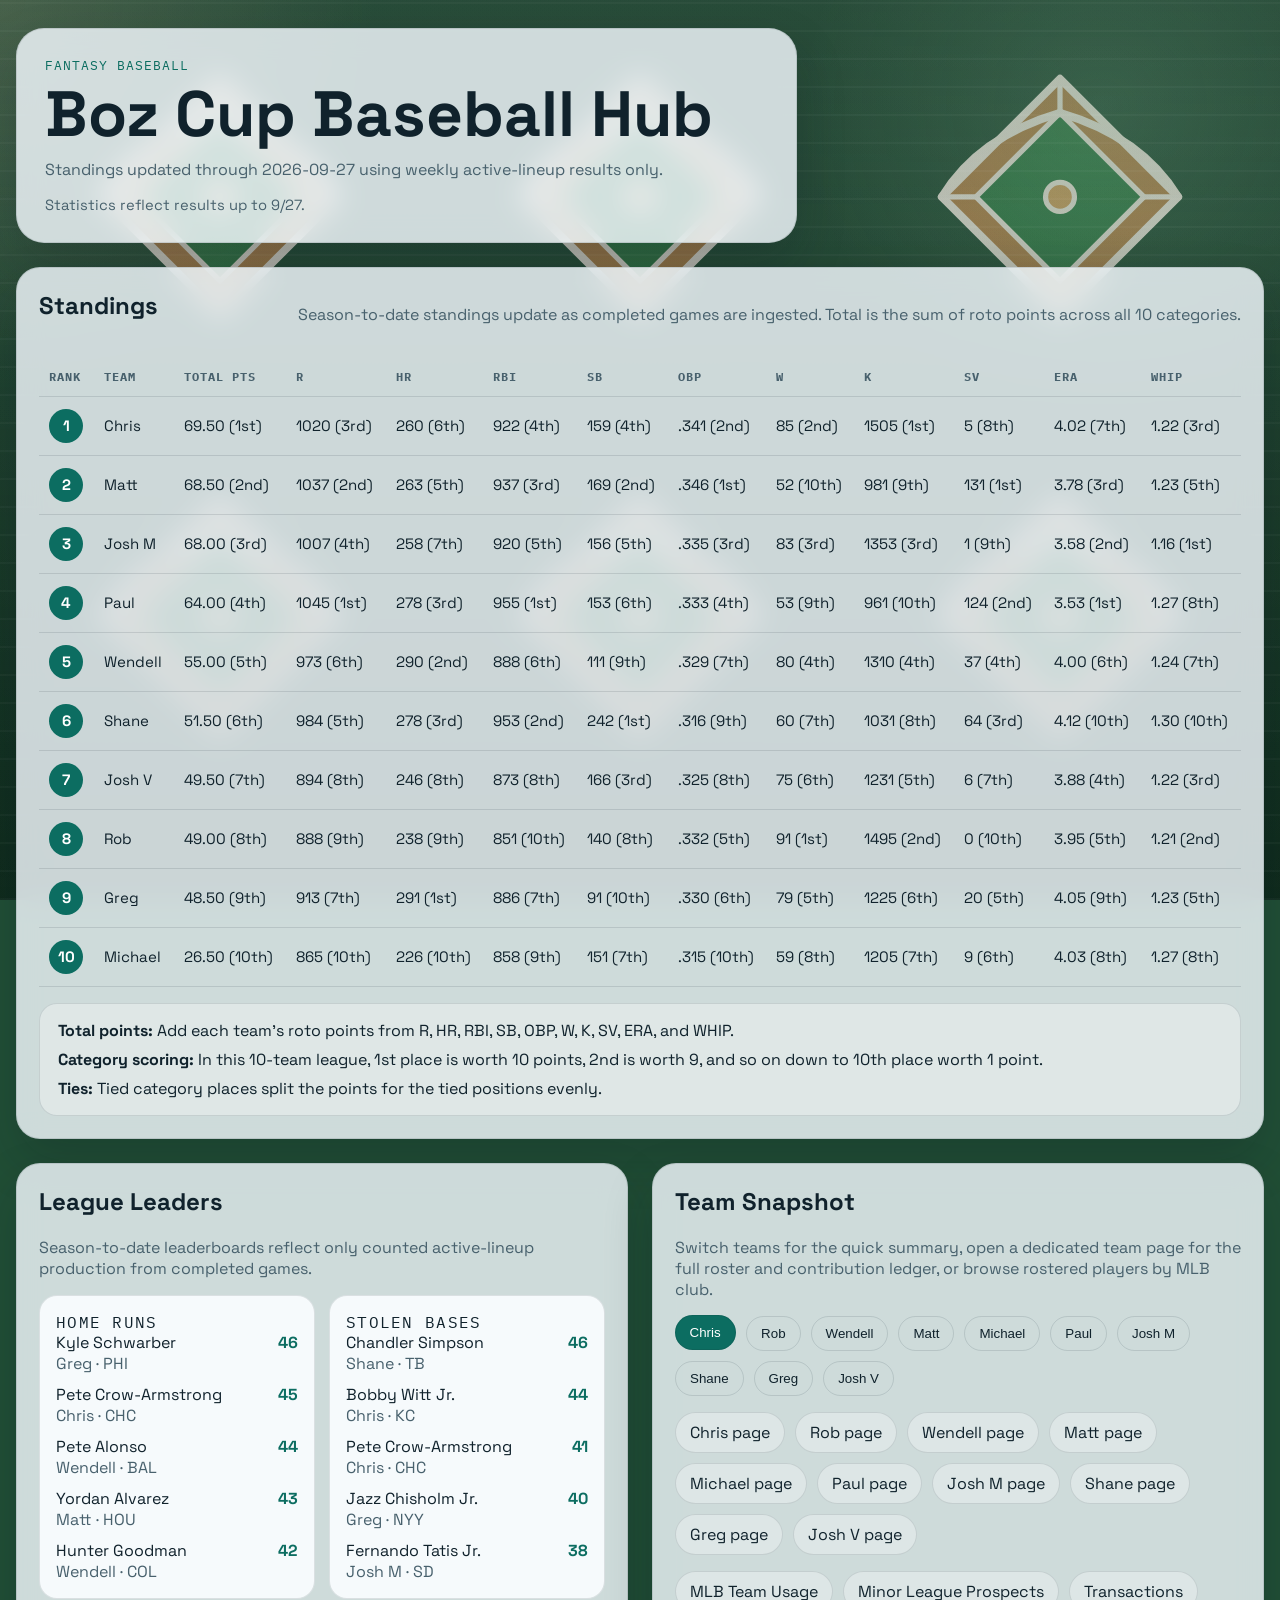
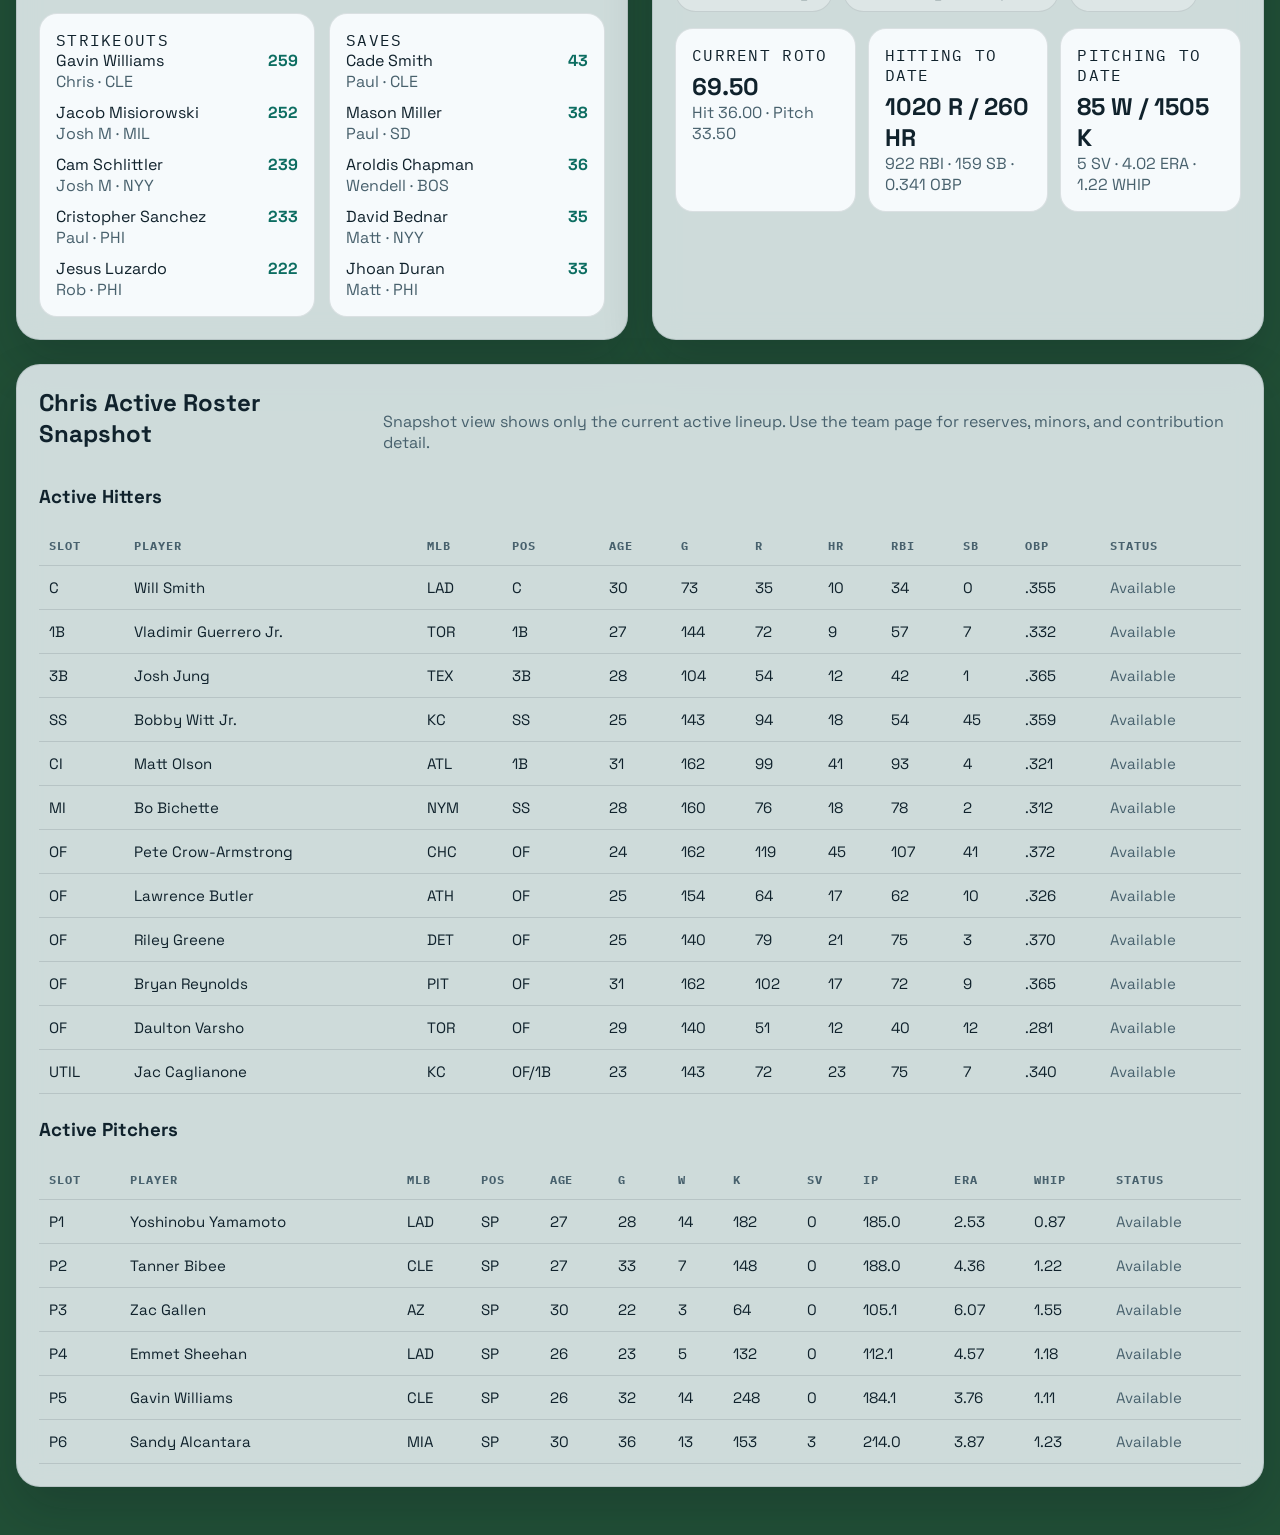
<file: docs/index.html>
<!doctype html>
<html lang="en">
<head>
  <meta charset="utf-8">
  <meta name="viewport" content="width=device-width, initial-scale=1">
  <title>Boz Cup Baseball Hub</title>
  <meta name="description" content="Projected standings, rosters, and player stats for the fantasy baseball league.">
  <link rel="preconnect" href="https://fonts.googleapis.com">
  <link rel="preconnect" href="https://fonts.gstatic.com" crossorigin>
  <link href="https://fonts.googleapis.com/css2?family=IBM+Plex+Mono:wght@400;500&family=Space+Grotesk:wght@400;500;700&display=swap" rel="stylesheet">
  <link rel="stylesheet" href="styles.css?v=20260327f">
</head>
<body>
  <div class="page-shell">
    <header class="hero">
      <div class="hero-copy">
        <p class="eyebrow">Fantasy Baseball</p>
        <h1 id="page-title">League Hub</h1>
        <p id="page-note" class="hero-note"></p>
        <p id="stats-reflect-note" class="hero-note hero-note-meta" hidden></p>
      </div>
    </header>

    <main>
      <section class="panel">
        <div class="panel-head">
          <h2>Standings</h2>
          <p>Season-to-date standings update as completed games are ingested. Total is the sum of roto points across all 10 categories.</p>
        </div>
        <div class="table-wrap">
          <table class="standings-table">
            <thead>
              <tr>
                <th>Rank</th>
                <th>Team</th>
                <th>Total Pts</th>
                <th>R</th>
                <th>HR</th>
                <th>RBI</th>
                <th>SB</th>
                <th>OBP</th>
                <th>W</th>
                <th>K</th>
                <th>SV</th>
                <th>ERA</th>
                <th>WHIP</th>
              </tr>
            </thead>
            <tbody id="standings-body"></tbody>
          </table>
        </div>
        <div class="scoring-explainer">
          <p><strong>Total points:</strong> Add each team's roto points from R, HR, RBI, SB, OBP, W, K, SV, ERA, and WHIP.</p>
          <p><strong>Category scoring:</strong> In this 10-team league, 1st place is worth 10 points, 2nd is worth 9, and so on down to 10th place worth 1 point.</p>
          <p><strong>Ties:</strong> Tied category places split the points for the tied positions evenly.</p>
        </div>
      </section>

      <section class="grid two-up">
        <section class="panel">
          <div class="panel-head compact">
            <h2>League Leaders</h2>
            <p>Season-to-date leaderboards reflect only counted active-lineup production from completed games.</p>
          </div>
          <div id="leaders-grid" class="leaders-grid"></div>
        </section>

        <section class="panel">
          <div class="panel-head compact">
            <h2>Team Snapshot</h2>
            <p>Switch teams for the quick summary, open a dedicated team page for the full roster and contribution ledger, or browse rostered players by MLB club.</p>
          </div>
          <div id="team-buttons" class="team-buttons"></div>
          <div id="team-page-links" class="team-link-list"></div>
          <div class="team-link-list">
            <a class="team-link" href="mlb-team-usage.html">MLB Team Usage</a>
            <a class="team-link" href="minor-league-prospects.html">Minor League Prospects</a>
            <a class="team-link" href="transactions.html">Transactions</a>
          </div>
          <div id="team-summary" class="team-summary"></div>
        </section>
      </section>

      <section class="panel">
        <div class="panel-head">
          <h2 id="team-name-heading">Roster</h2>
          <p id="team-subheading"></p>
        </div>

        <div class="roster-section">
          <h3>Active Hitters</h3>
          <div class="table-wrap">
            <table class="roster-table">
              <thead>
                <tr>
                  <th>Slot</th>
                  <th>Player</th>
                  <th>MLB</th>
                  <th>Pos</th>
                  <th>Age</th>
                  <th>G</th>
                  <th>R</th>
                  <th>HR</th>
                  <th>RBI</th>
                  <th>SB</th>
                  <th>OBP</th>
                  <th>Status</th>
                </tr>
              </thead>
              <tbody id="active-hitters-body"></tbody>
            </table>
          </div>
        </div>

        <div class="roster-section">
          <h3>Active Pitchers</h3>
          <div class="table-wrap">
            <table class="roster-table">
              <thead>
                <tr>
                  <th>Slot</th>
                  <th>Player</th>
                  <th>MLB</th>
                  <th>Pos</th>
                  <th>Age</th>
                  <th>G</th>
                  <th>W</th>
                  <th>K</th>
                  <th>SV</th>
                  <th>IP</th>
                  <th>ERA</th>
                  <th>WHIP</th>
                  <th>Status</th>
                </tr>
              </thead>
              <tbody id="active-pitchers-body"></tbody>
            </table>
          </div>
        </div>

        <div class="roster-section">
          <h3>Bench And Depth</h3>
          <div class="table-wrap">
            <table class="roster-table">
              <thead>
                <tr>
                  <th>Player</th>
                  <th>MLB</th>
                  <th>Pos</th>
                  <th>Level</th>
                  <th>Dyn</th>
                  <th>ADP</th>
                  <th>2025</th>
                  <th>Status</th>
                </tr>
              </thead>
              <tbody id="bench-body"></tbody>
            </table>
          </div>
        </div>
      </section>
    </main>
  </div>

  <script src="app.js?v=20260327f" defer></script>
</body>
</html>
</file>
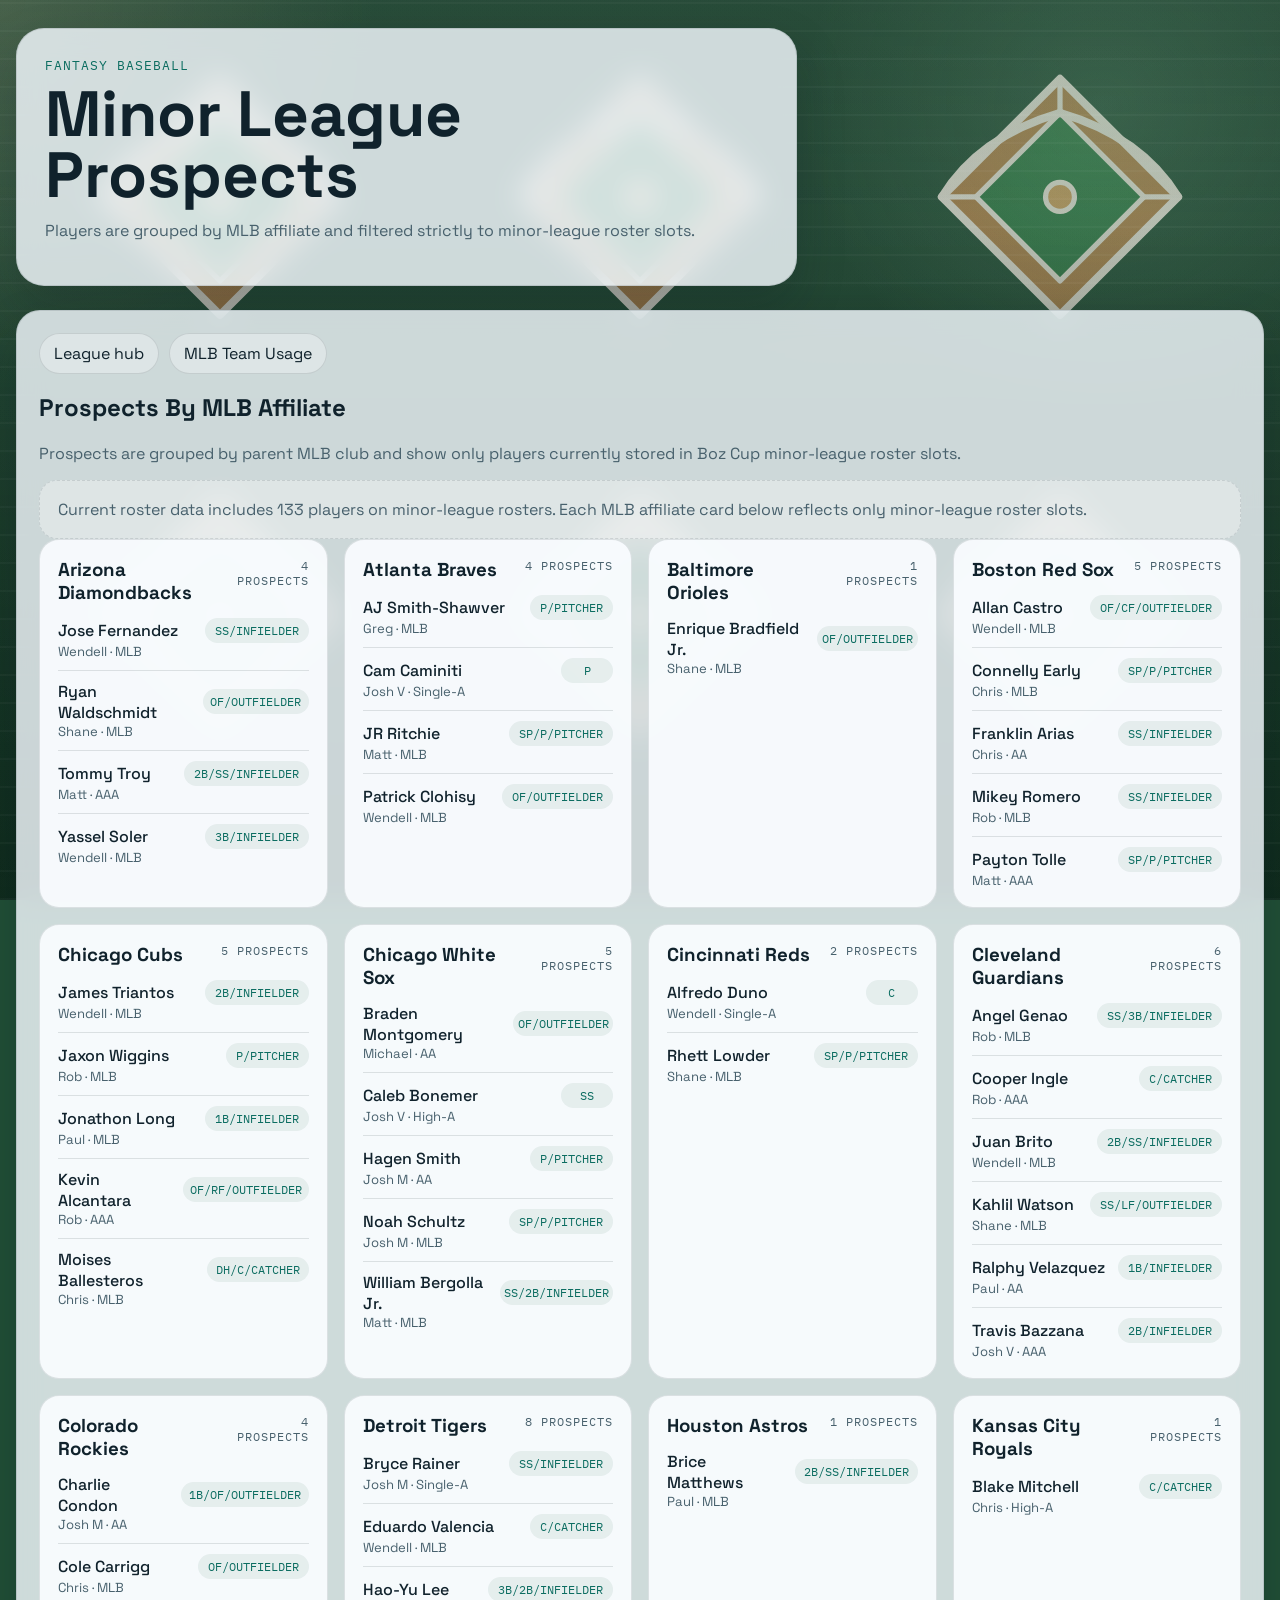
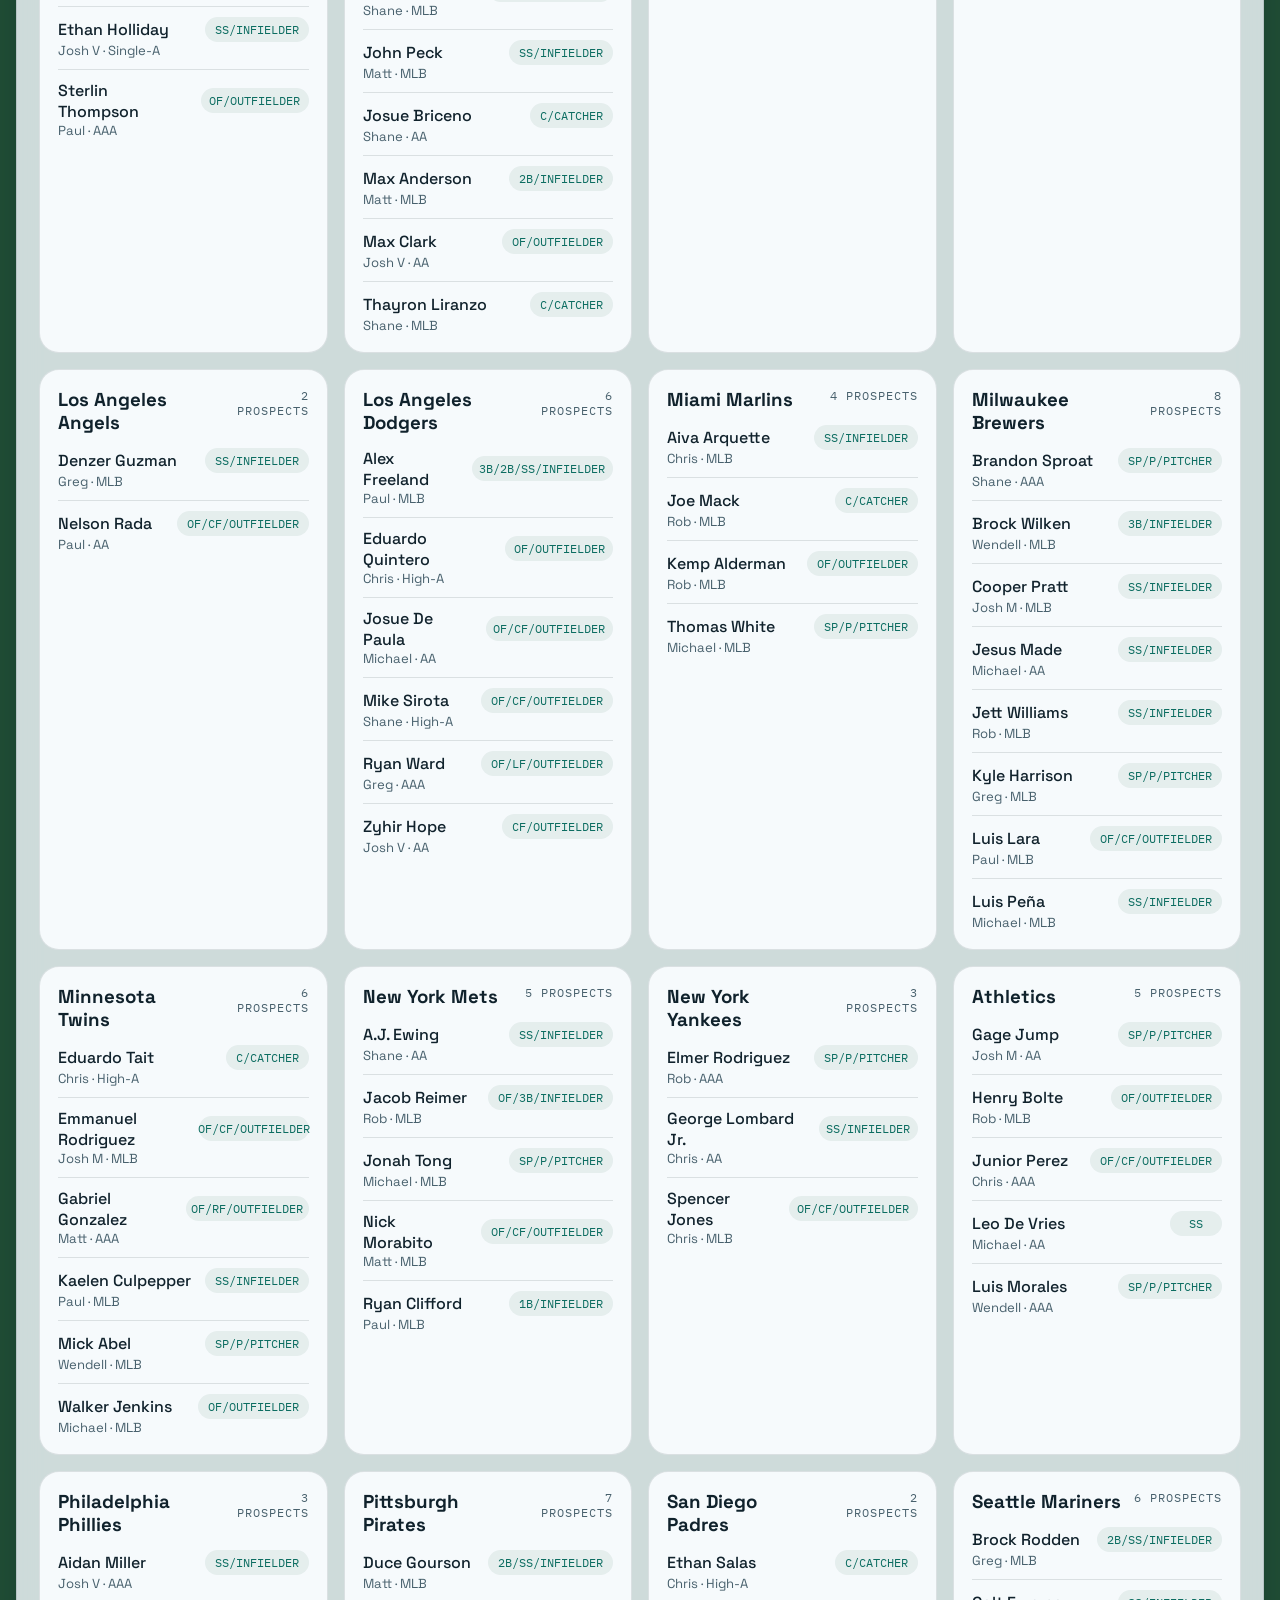
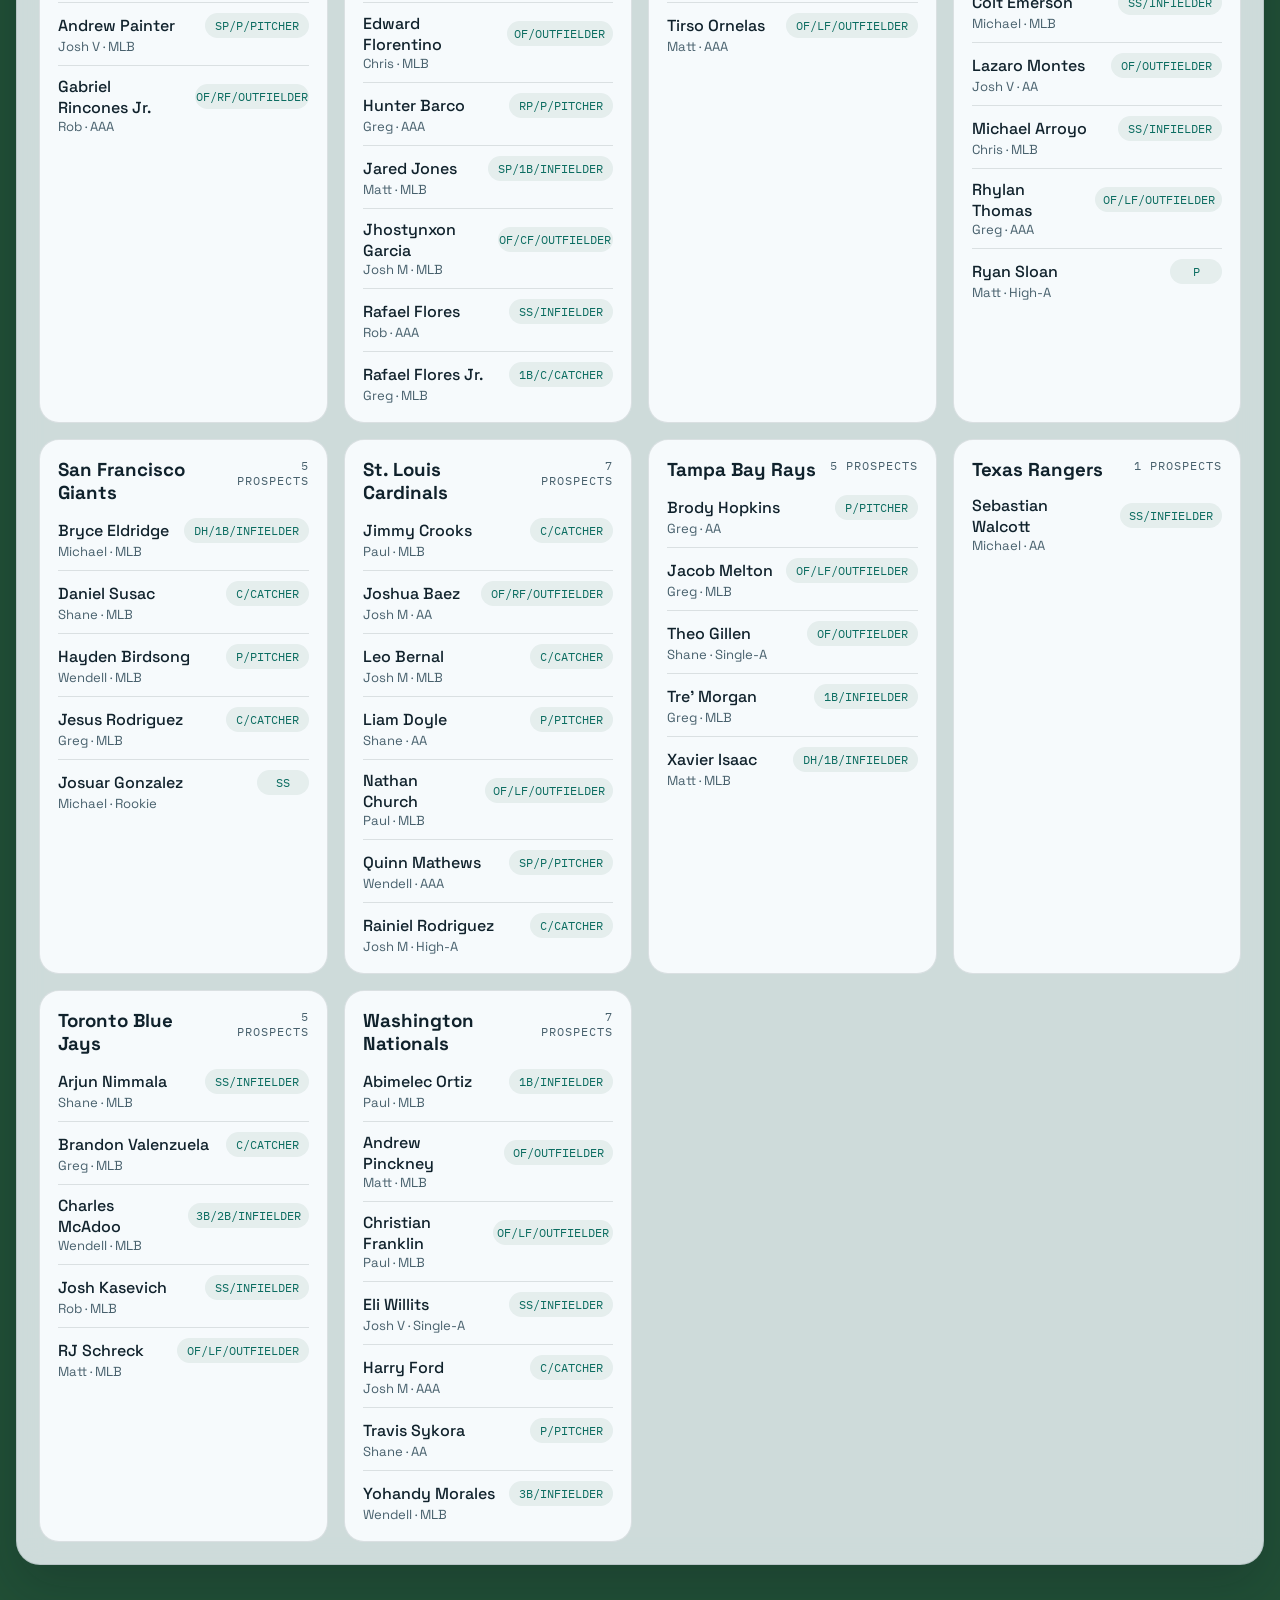
<file: docs/minor-league-prospects.html>
<!doctype html>
<html lang="en">
<head>
  <meta charset="utf-8">
  <meta name="viewport" content="width=device-width, initial-scale=1">
  <title>Minor League Prospects</title>
  <meta name="description" content="Boz Cup minor league prospects grouped by MLB affiliate.">
  <link rel="preconnect" href="https://fonts.googleapis.com">
  <link rel="preconnect" href="https://fonts.gstatic.com" crossorigin>
  <link href="https://fonts.googleapis.com/css2?family=IBM+Plex+Mono:wght@400;500&family=Space+Grotesk:wght@400;500;700&display=swap" rel="stylesheet">
  <link rel="stylesheet" href="styles.css?v=20260327f">
</head>
<body>
  <div class="page-shell">
    <header class="hero">
      <div class="hero-copy">
        <p class="eyebrow">Fantasy Baseball</p>
        <h1 id="page-title">Minor League Prospects</h1>
        <p id="page-note" class="hero-note"></p>
      </div>
    </header>

    <main>
      <section class="panel">
        <div class="detail-nav">
          <a class="nav-link" href="index.html">League hub</a>
          <a class="nav-link" href="mlb-team-usage.html">MLB Team Usage</a>
        </div>
        <div class="panel-head compact">
          <h2>Prospects By MLB Affiliate</h2>
          <p>Prospects are grouped by parent MLB club and show only players currently stored in Boz Cup minor-league roster slots.</p>
        </div>
        <div id="prospect-summary" class="empty-state"></div>
        <div id="prospect-grid" class="usage-grid"></div>
      </section>
    </main>
  </div>

  <script src="minor-league-prospects.js?v=20260327f" defer></script>
</body>
</html>
</file>
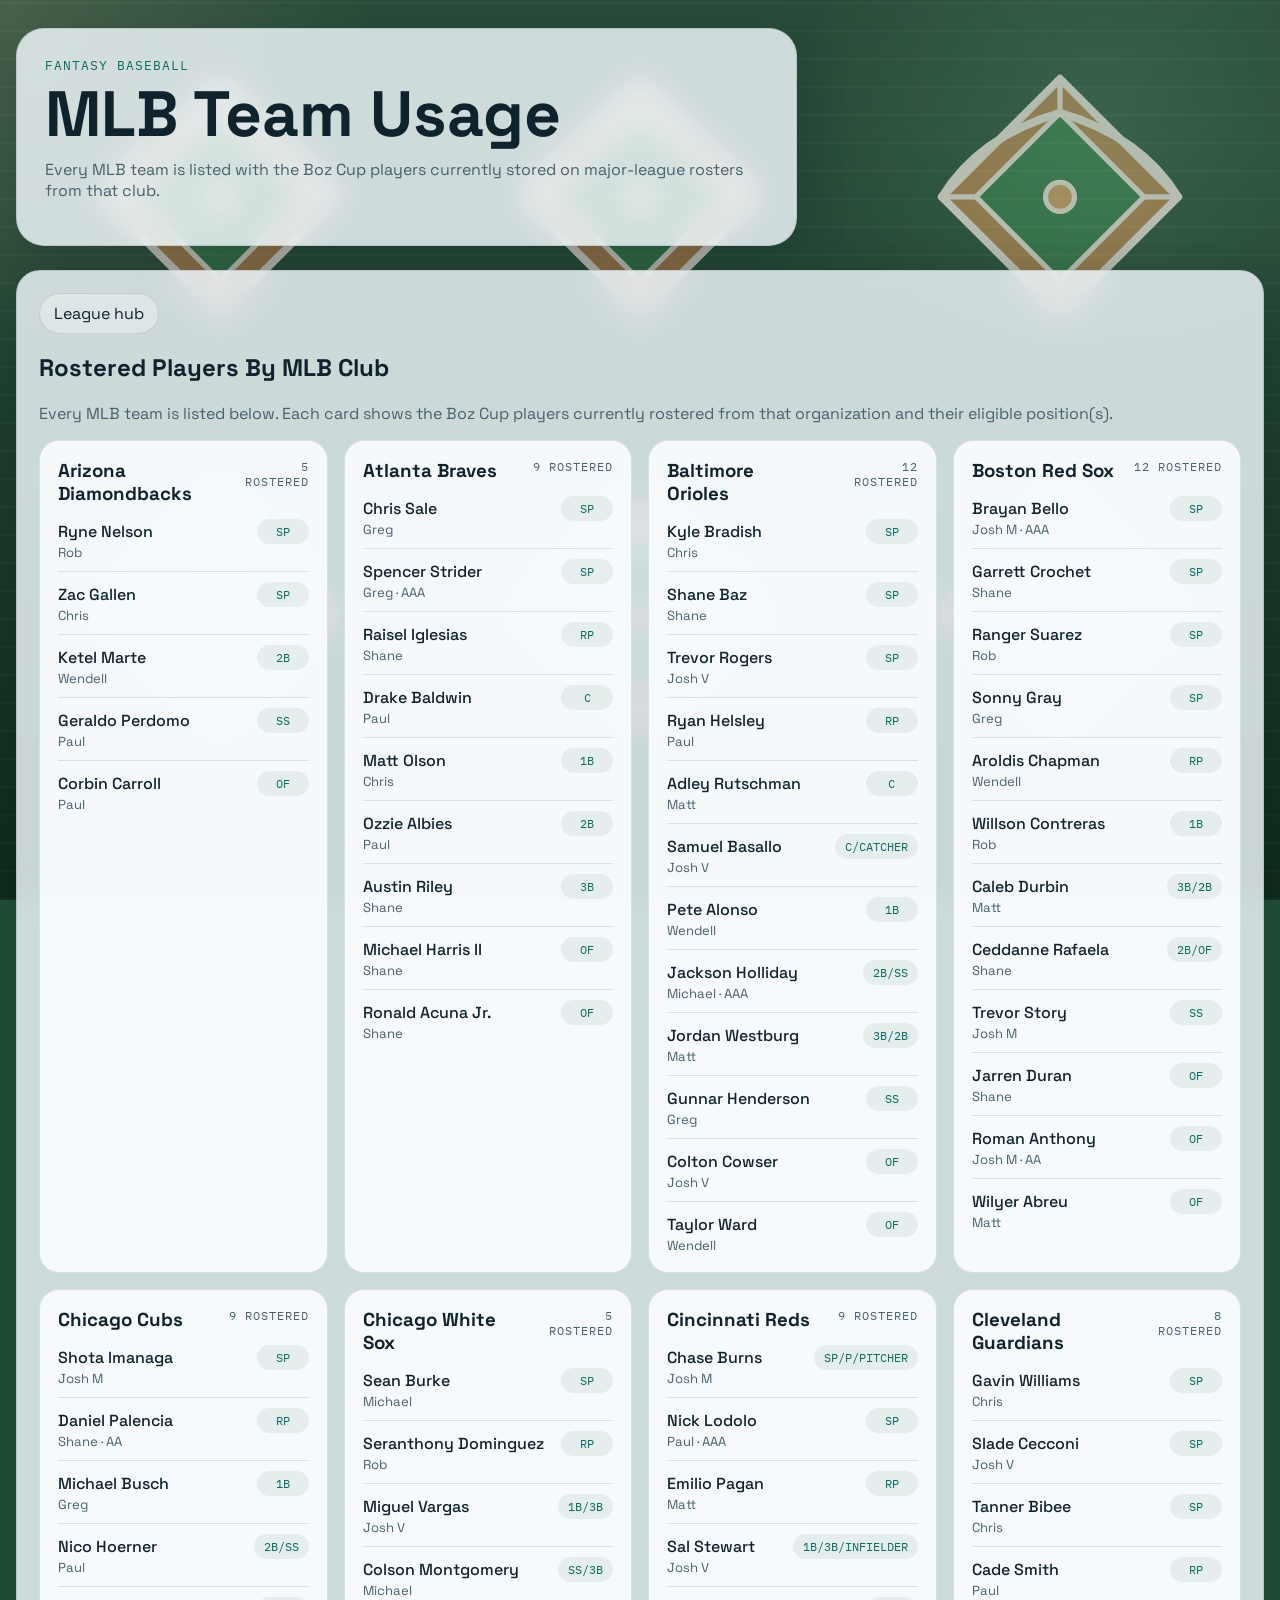
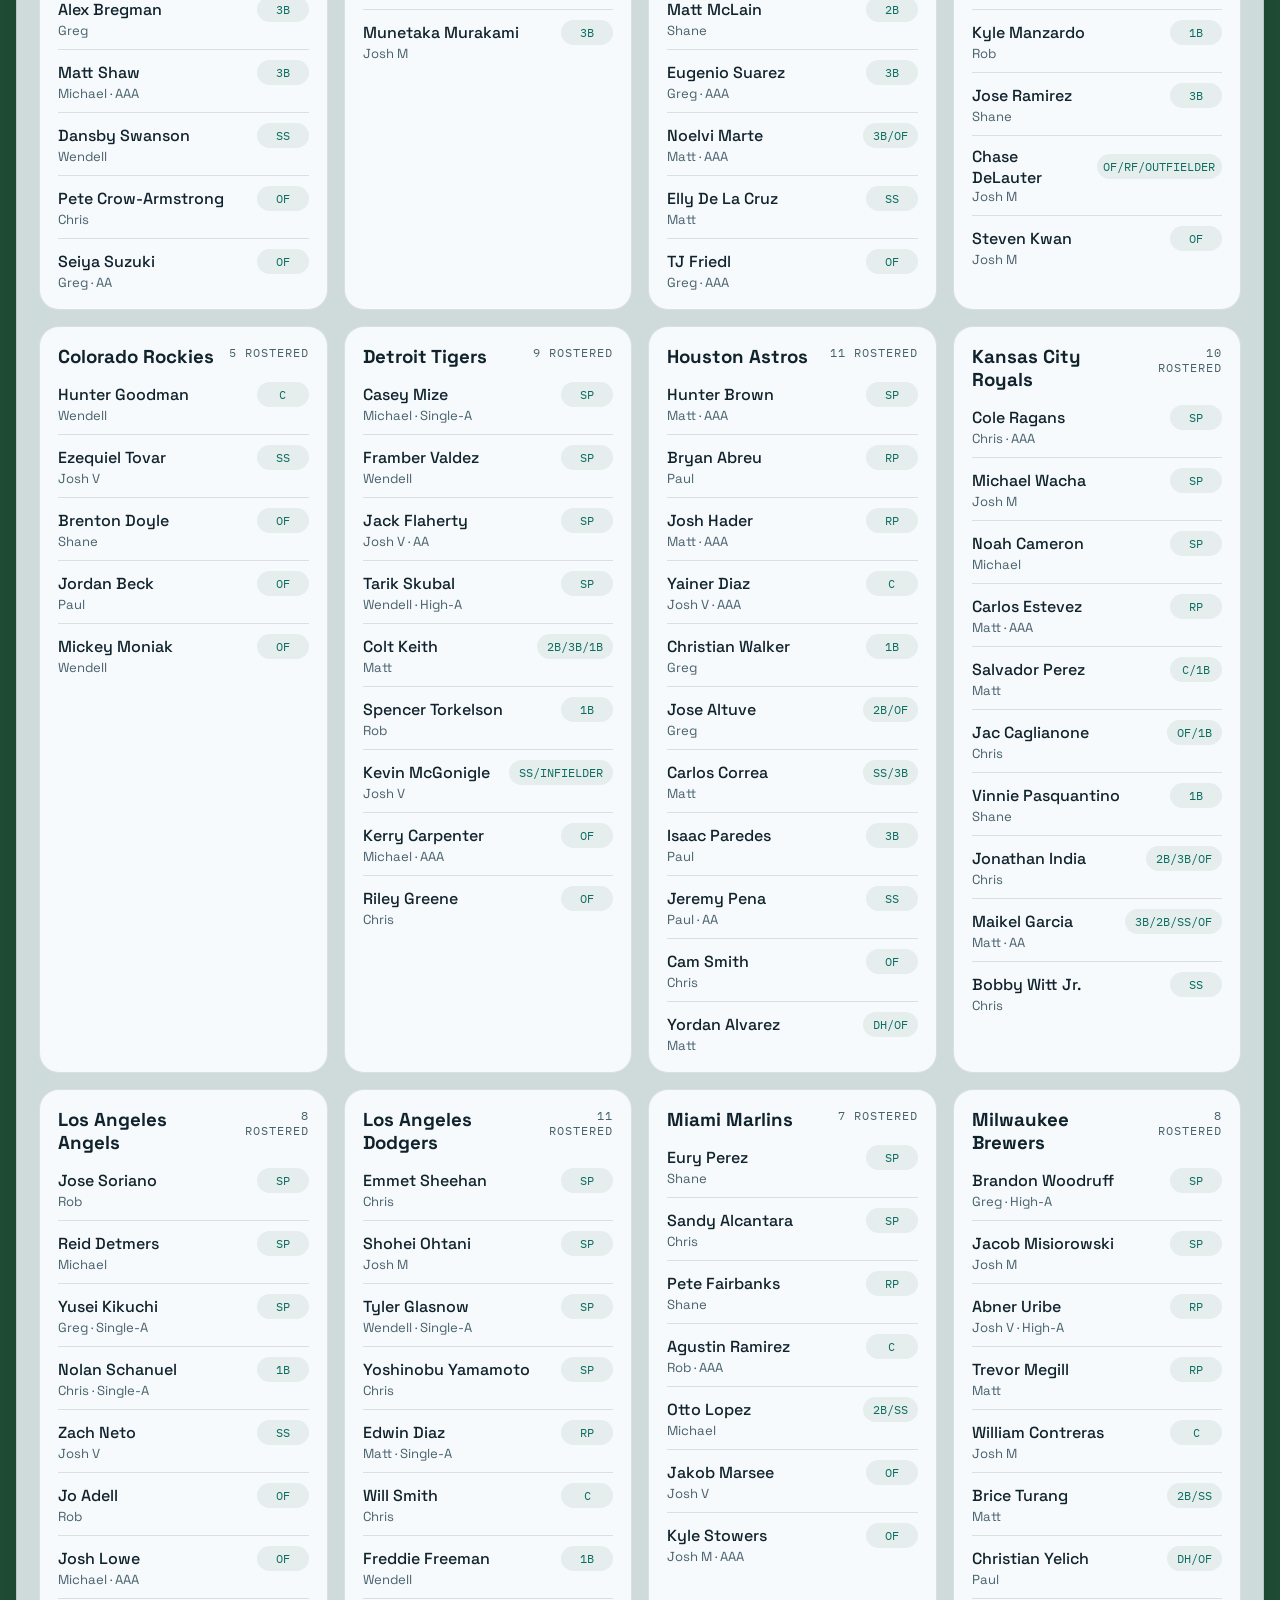
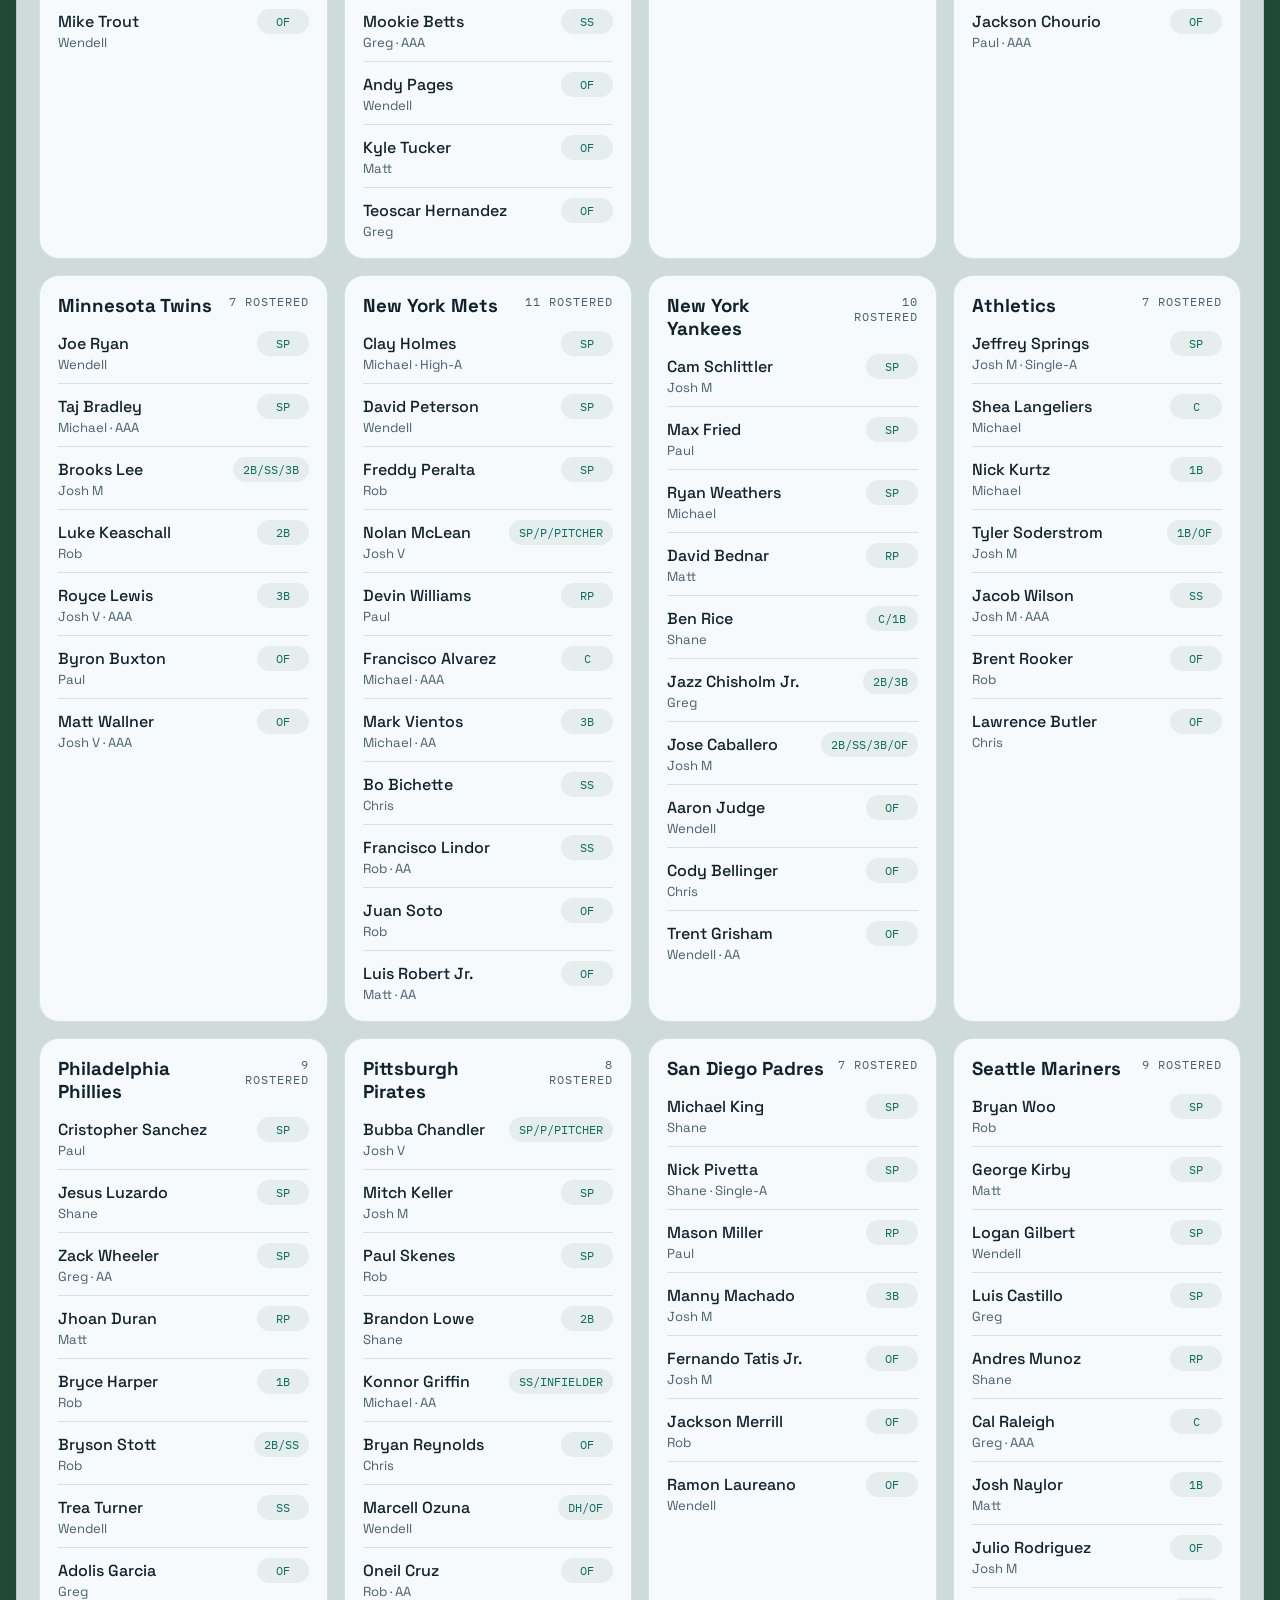
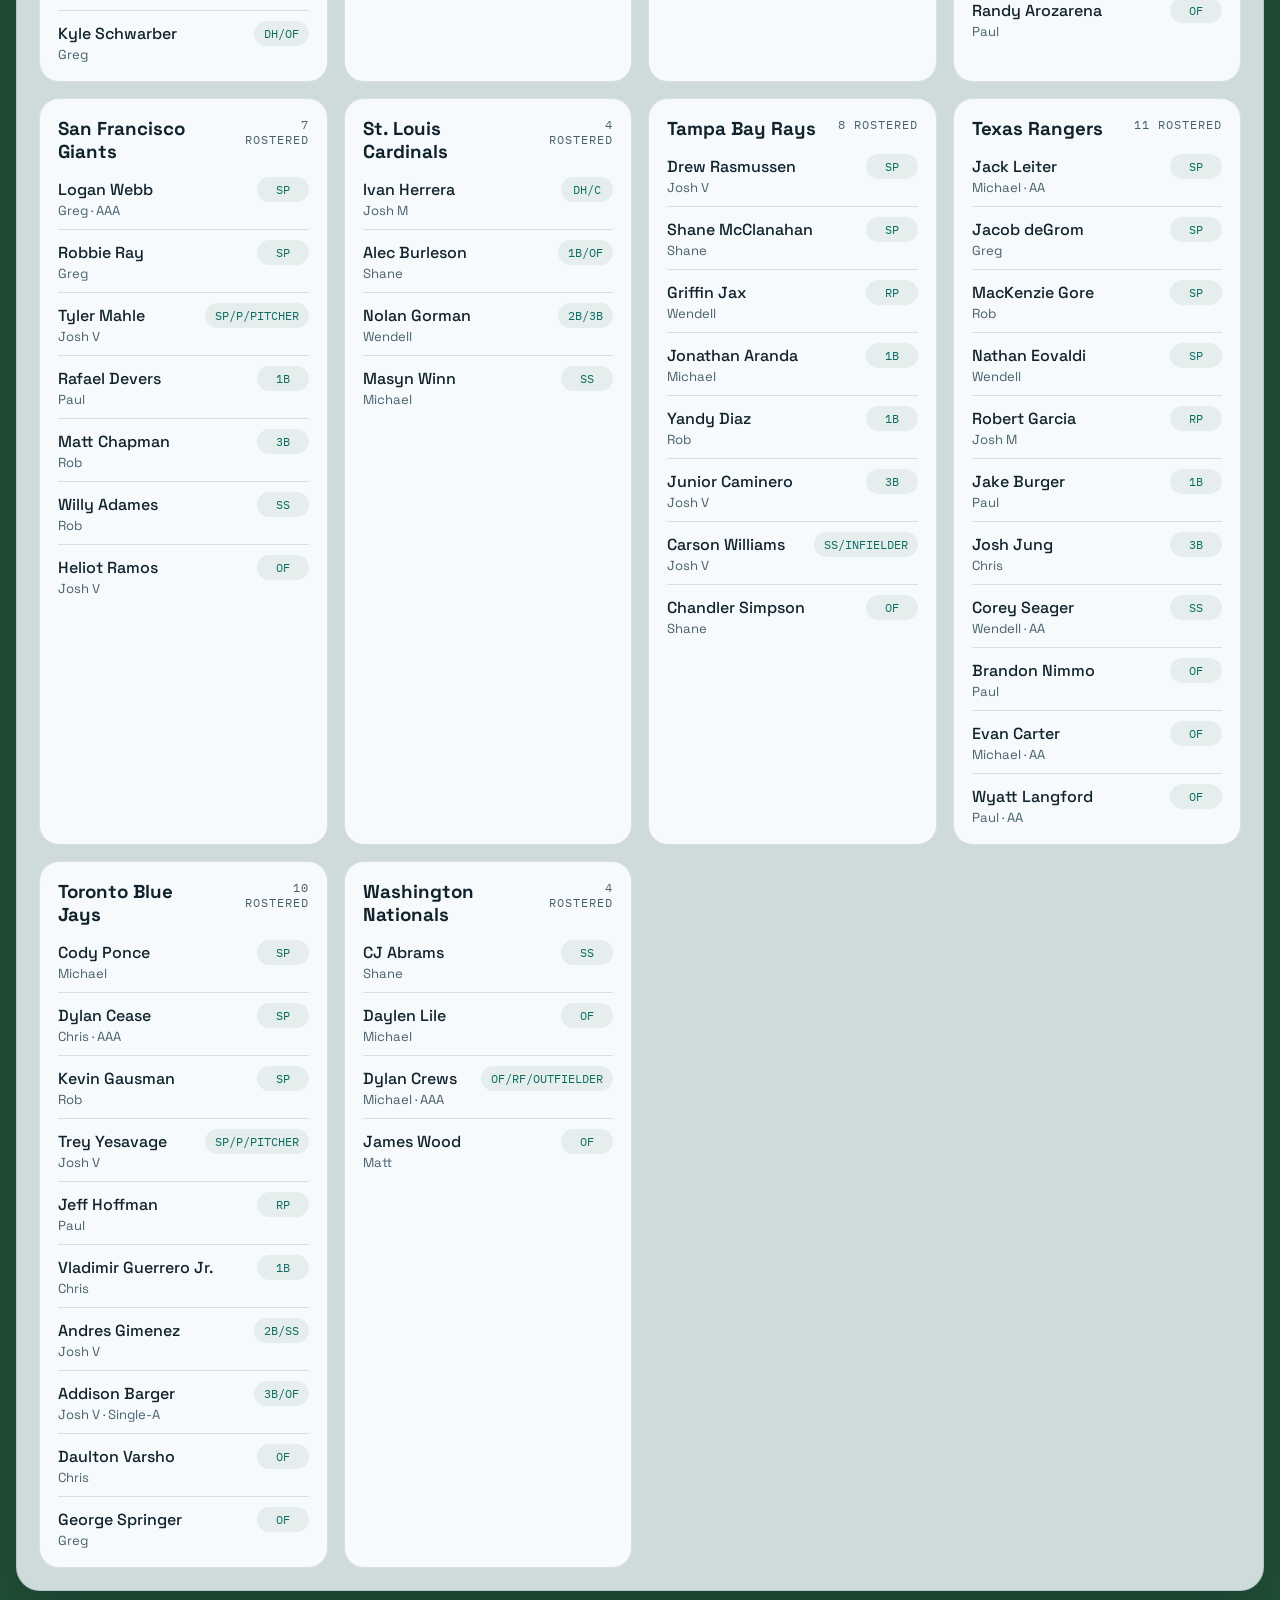
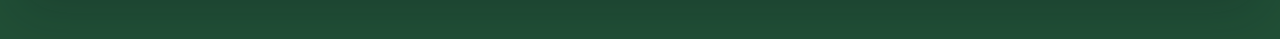
<file: docs/mlb-team-usage.html>
<!doctype html>
<html lang="en">
<head>
  <meta charset="utf-8">
  <meta name="viewport" content="width=device-width, initial-scale=1">
  <title>MLB Team Usage</title>
  <meta name="description" content="Rostered Boz Cup players grouped by MLB team.">
  <link rel="preconnect" href="https://fonts.googleapis.com">
  <link rel="preconnect" href="https://fonts.gstatic.com" crossorigin>
  <link href="https://fonts.googleapis.com/css2?family=IBM+Plex+Mono:wght@400;500&family=Space+Grotesk:wght@400;500;700&display=swap" rel="stylesheet">
  <link rel="stylesheet" href="styles.css?v=20260327f">
</head>
<body>
  <div class="page-shell">
    <header class="hero">
      <div class="hero-copy">
        <p class="eyebrow">Fantasy Baseball</p>
        <h1 id="page-title">MLB Team Usage</h1>
        <p id="page-note" class="hero-note"></p>
      </div>
    </header>

    <main>
      <section class="panel">
        <div class="detail-nav">
          <a class="nav-link" href="index.html">League hub</a>
        </div>
        <div class="panel-head compact">
          <h2>Rostered Players By MLB Club</h2>
          <p>Every MLB team is listed below. Each card shows the Boz Cup players currently rostered from that organization and their eligible position(s).</p>
        </div>
        <div id="usage-grid" class="usage-grid"></div>
      </section>
    </main>
  </div>

  <script src="mlb-team-usage.js?v=20260327f" defer></script>
</body>
</html>
</file>
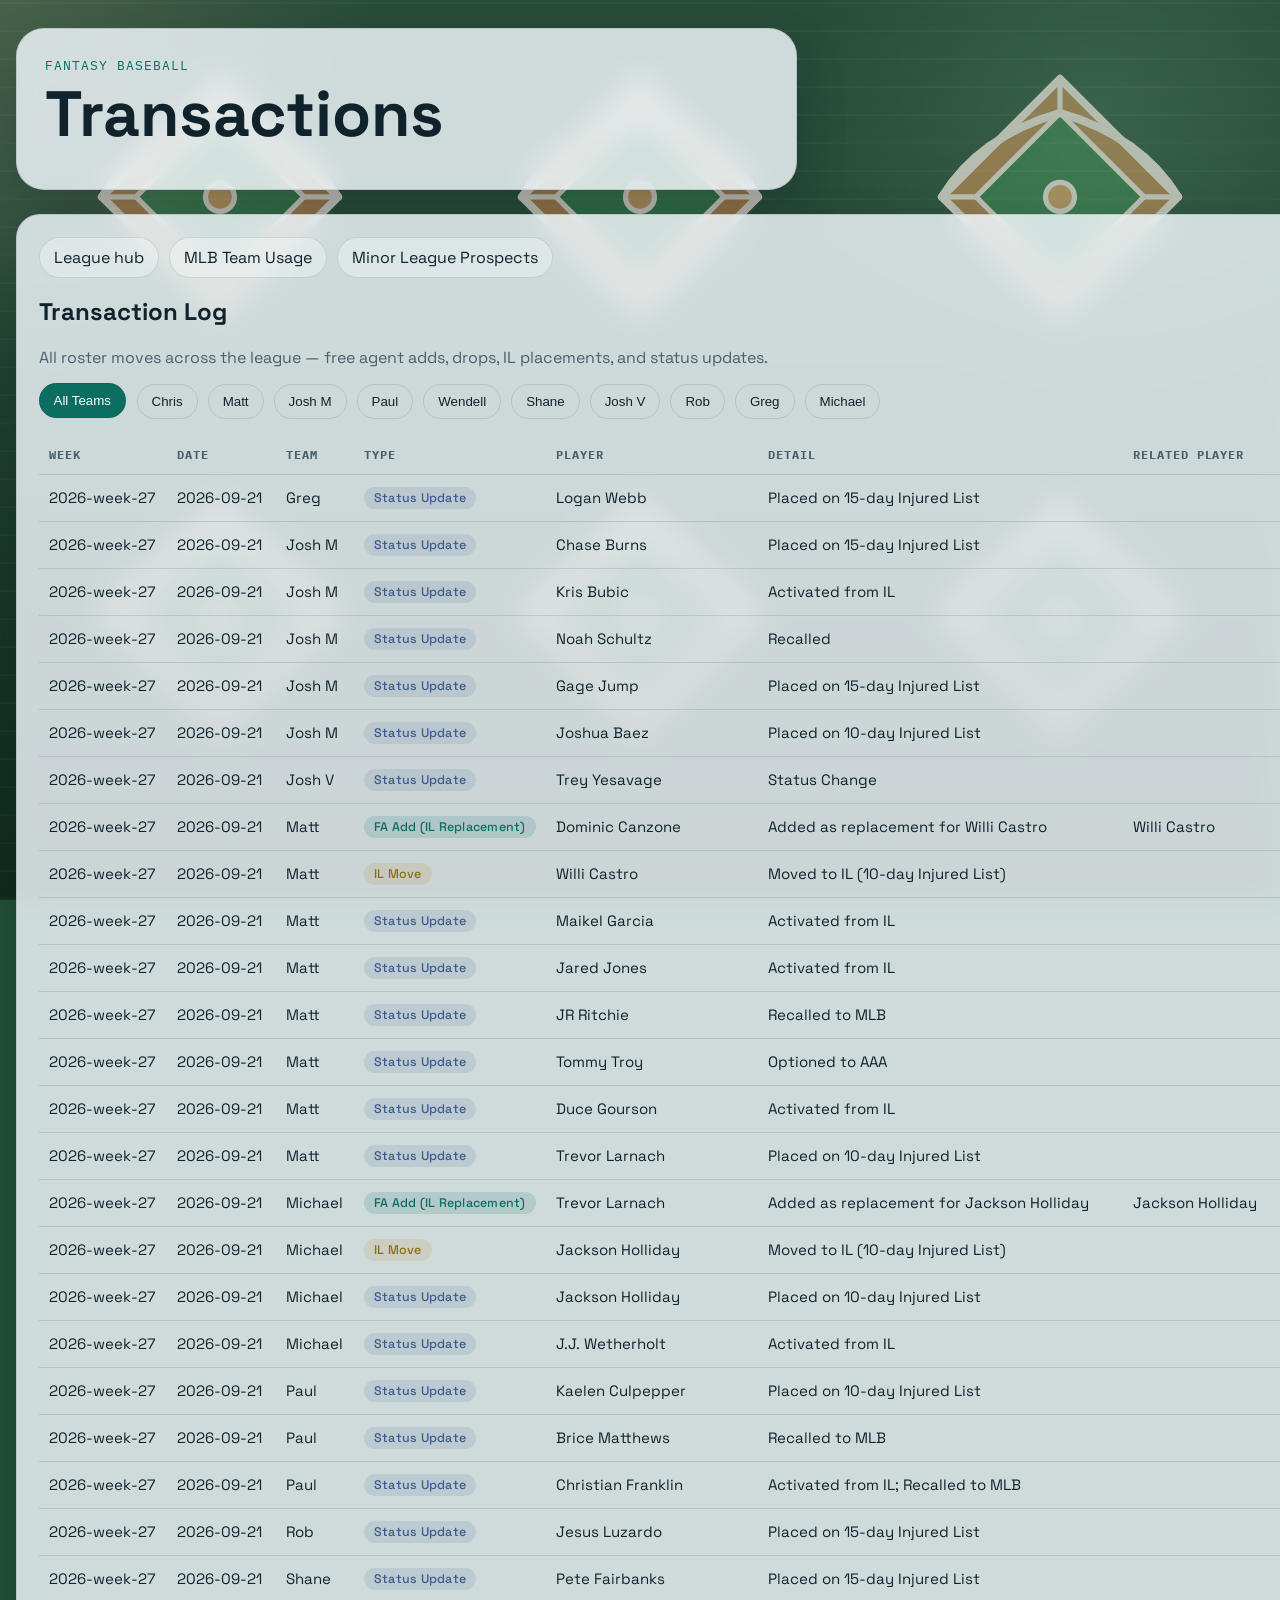
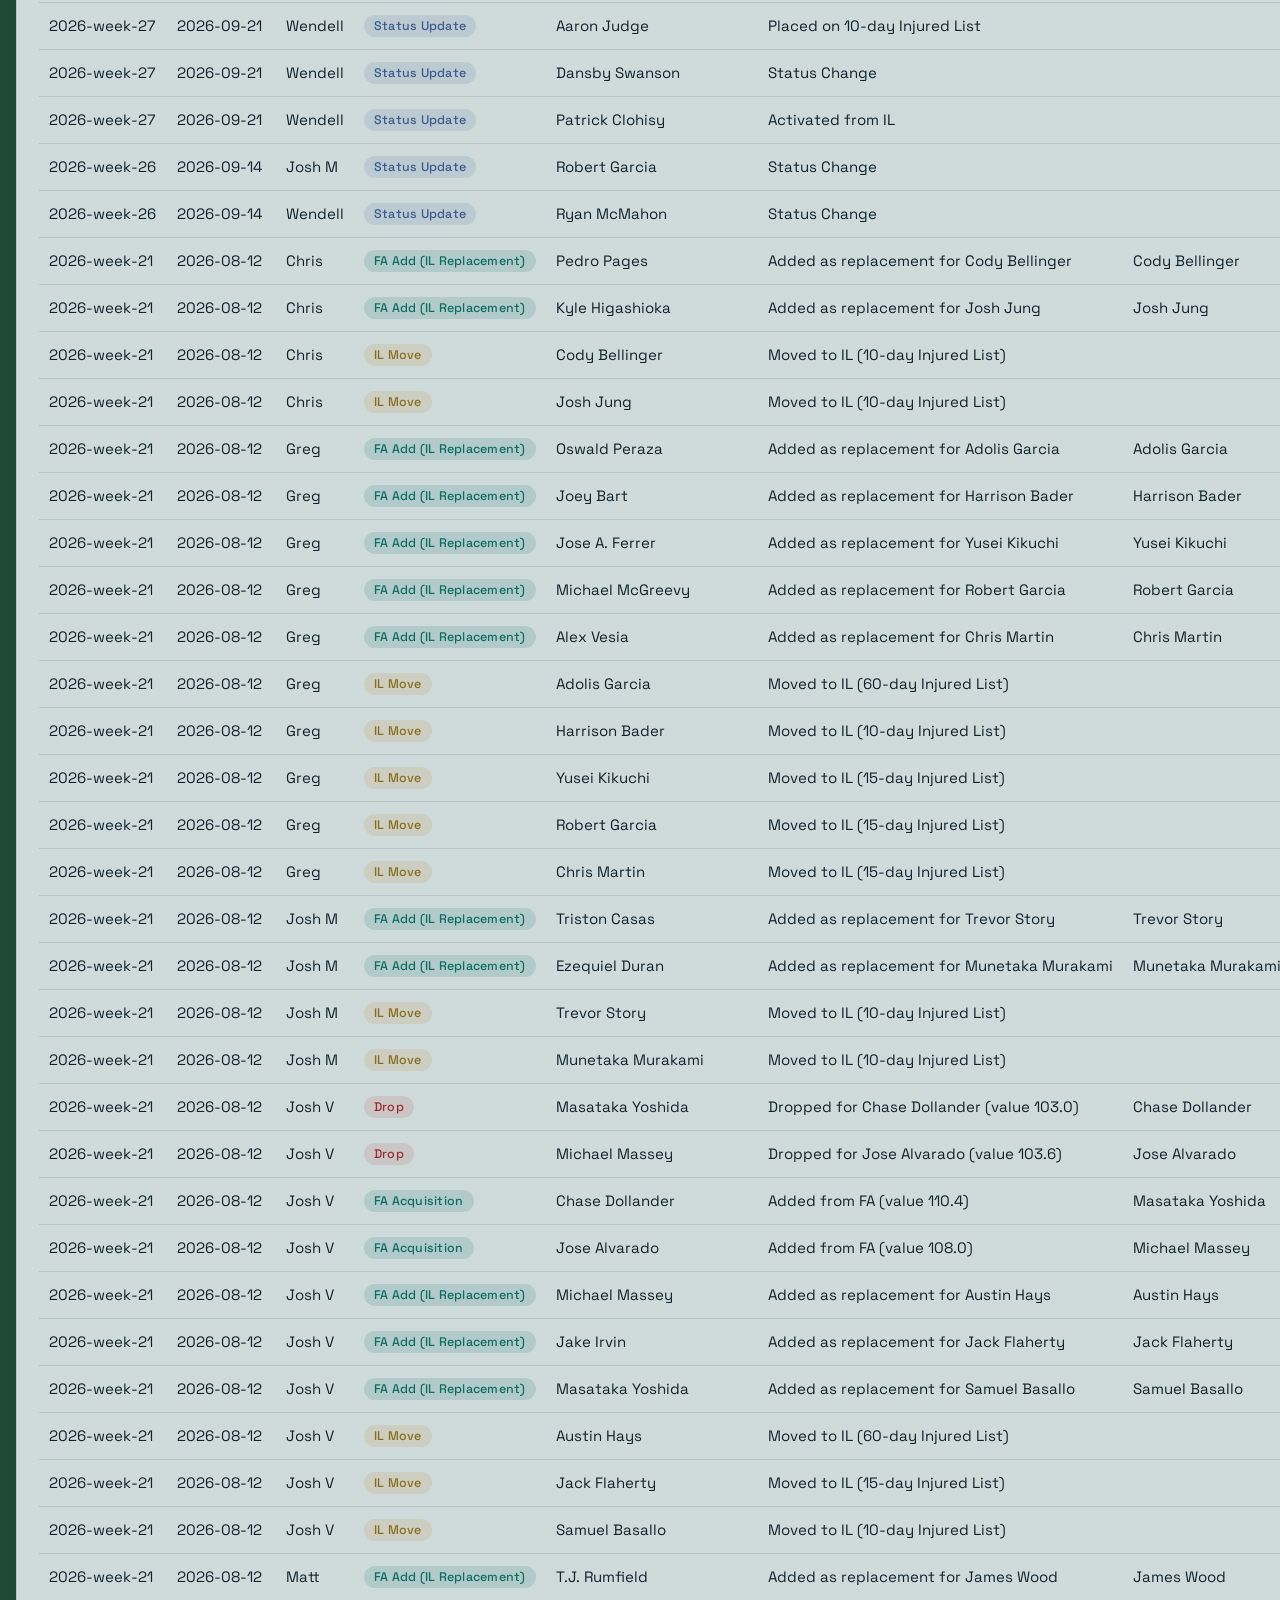
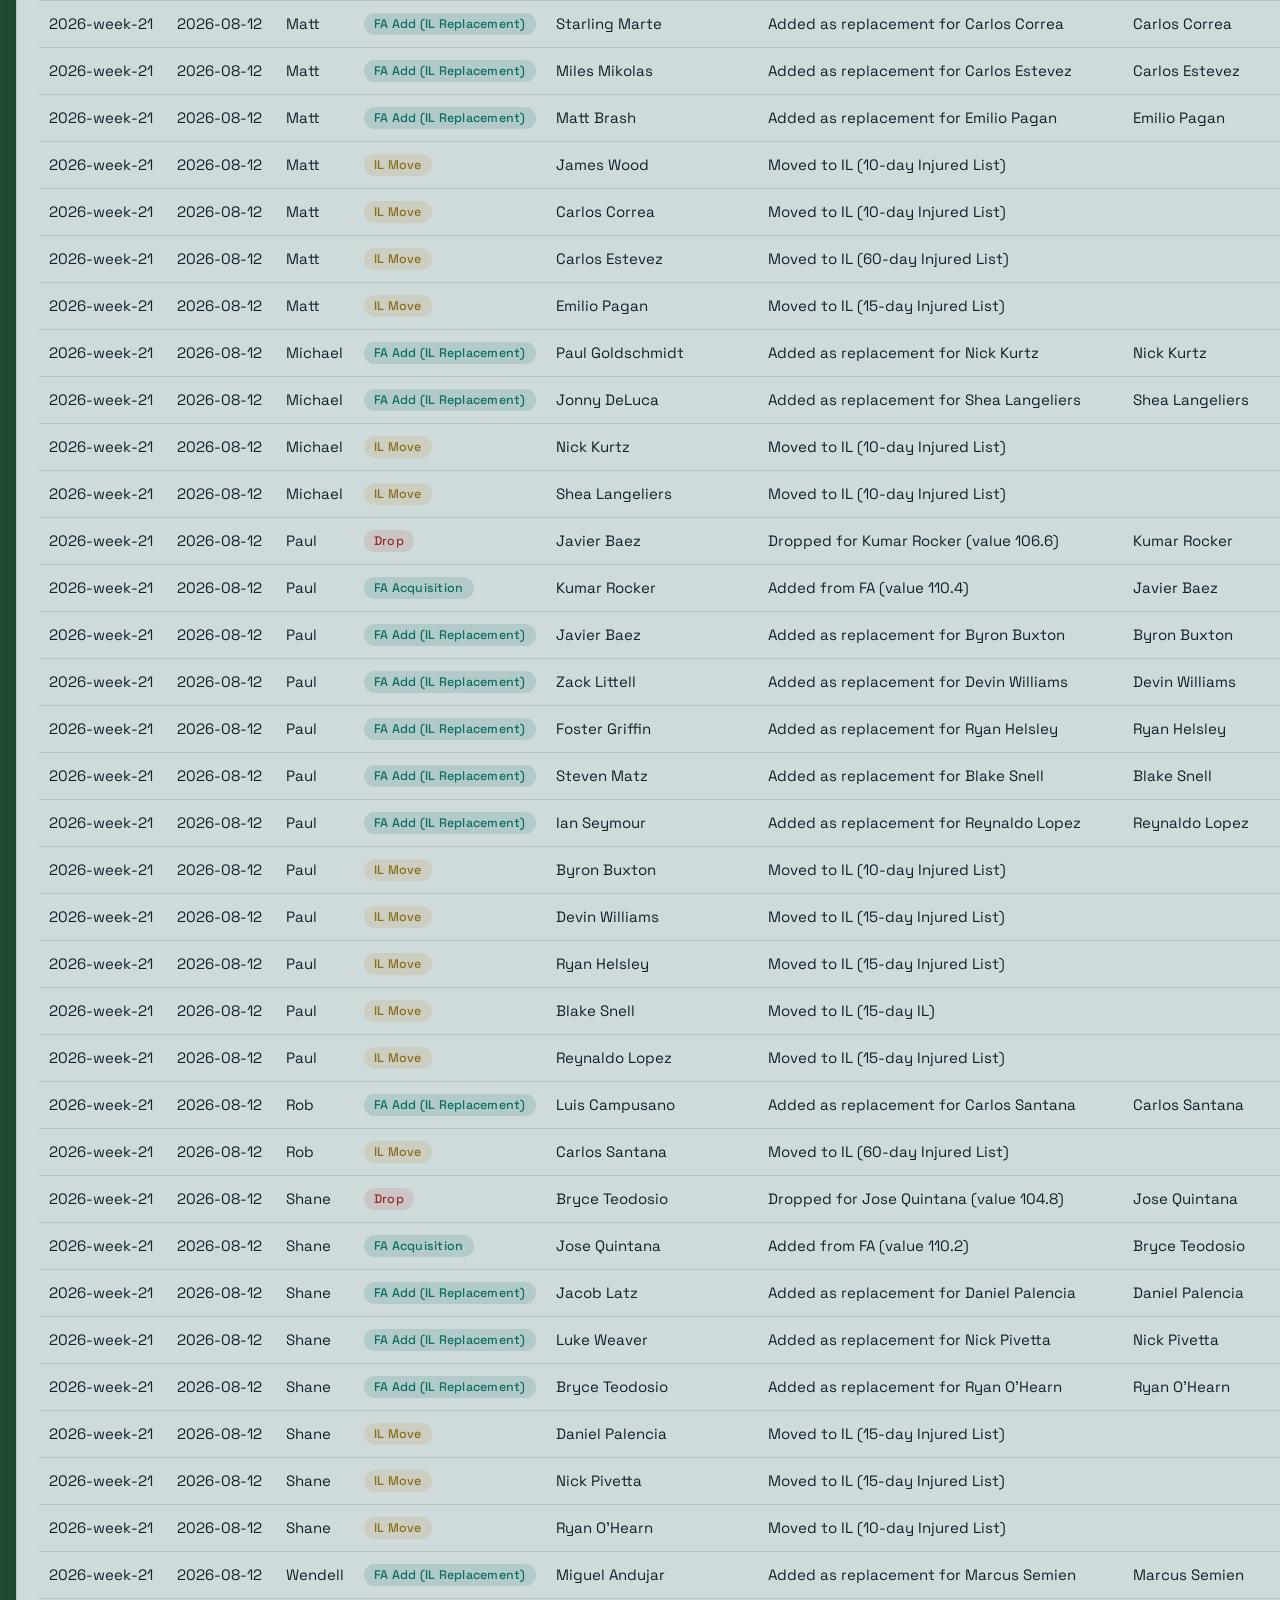
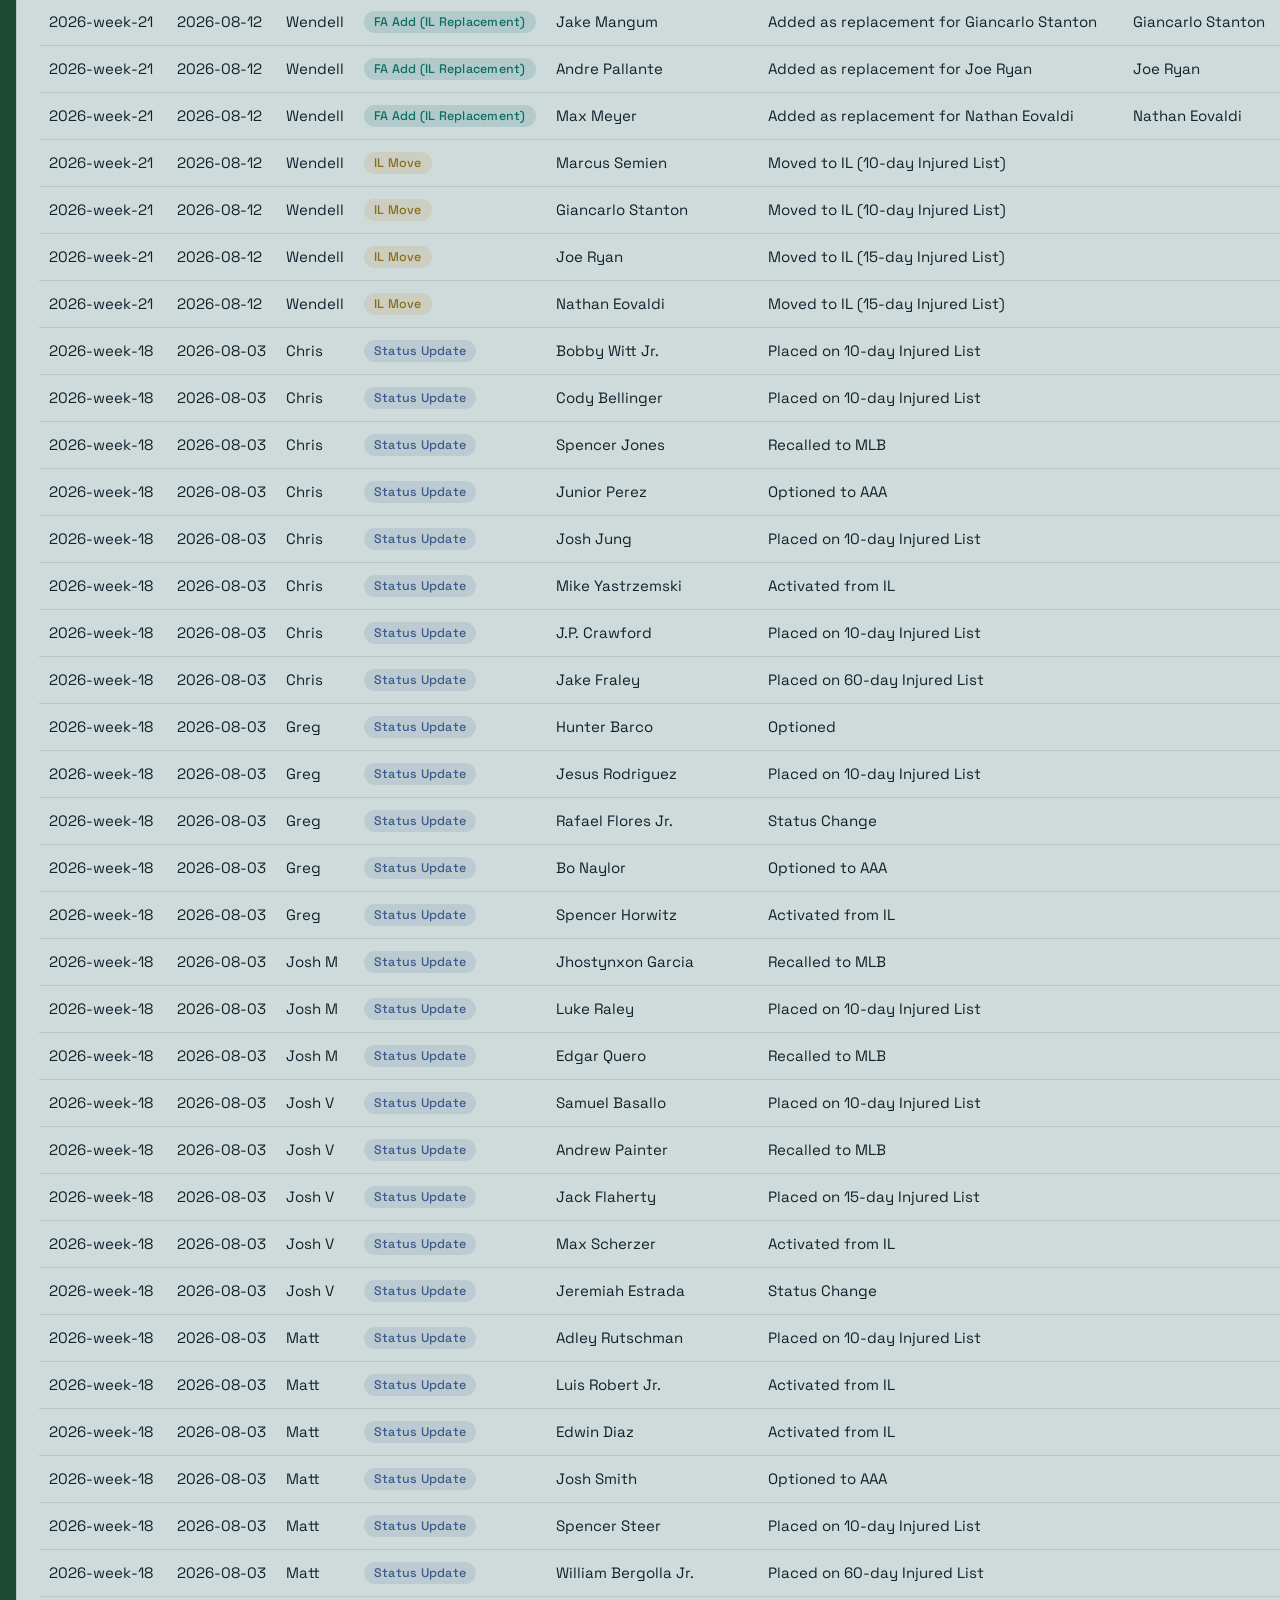
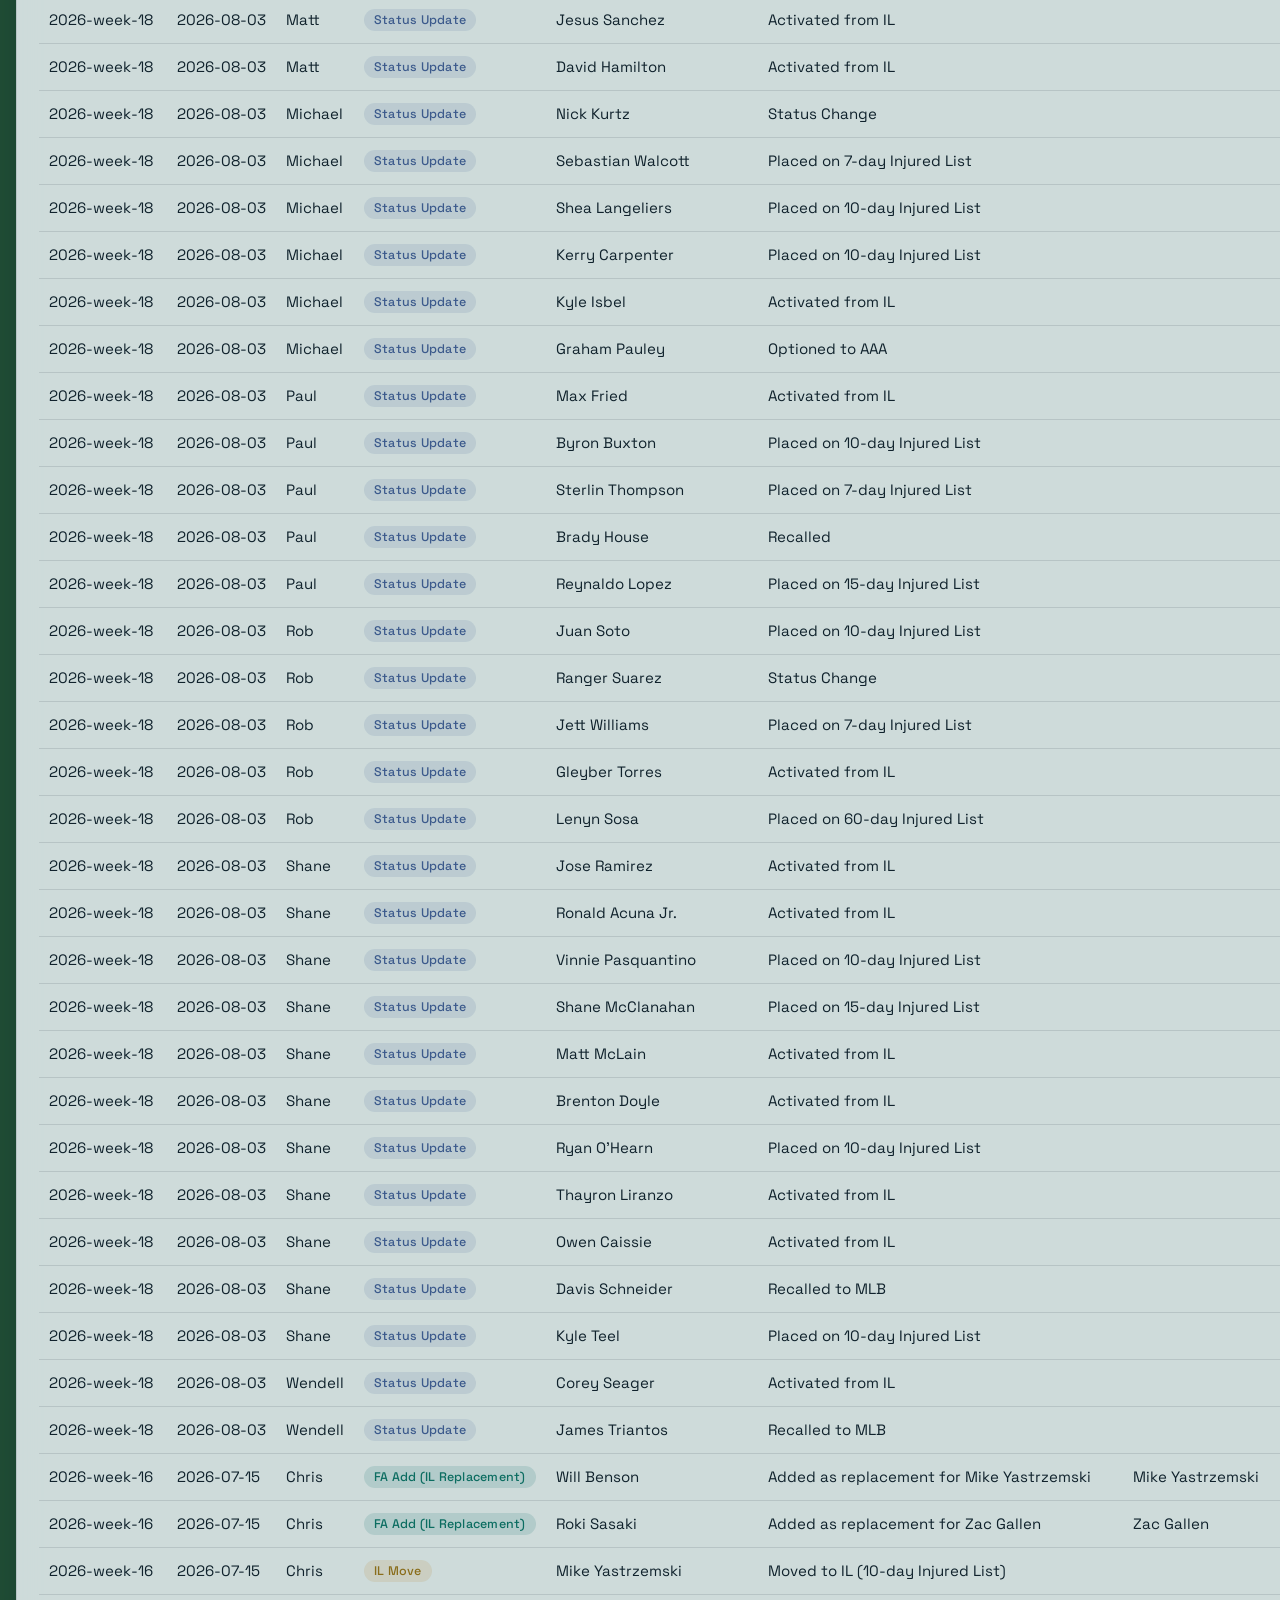
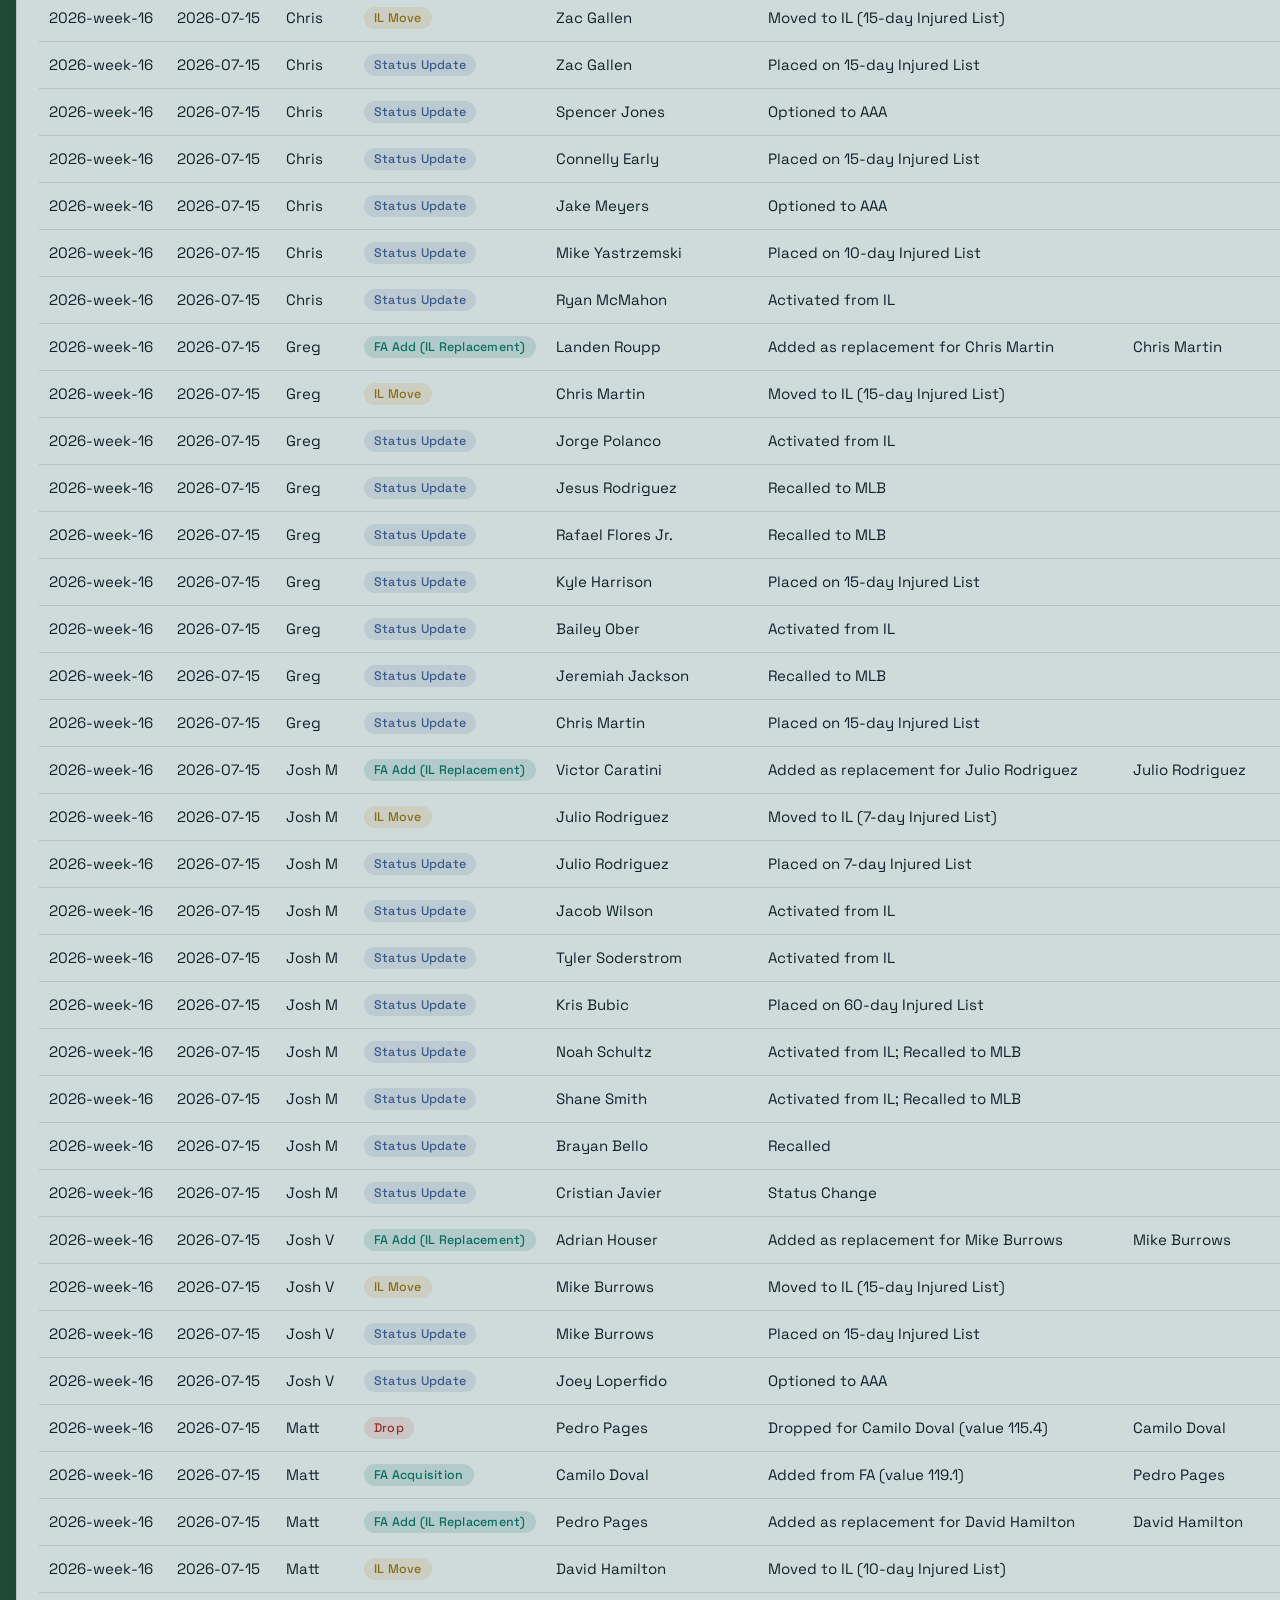
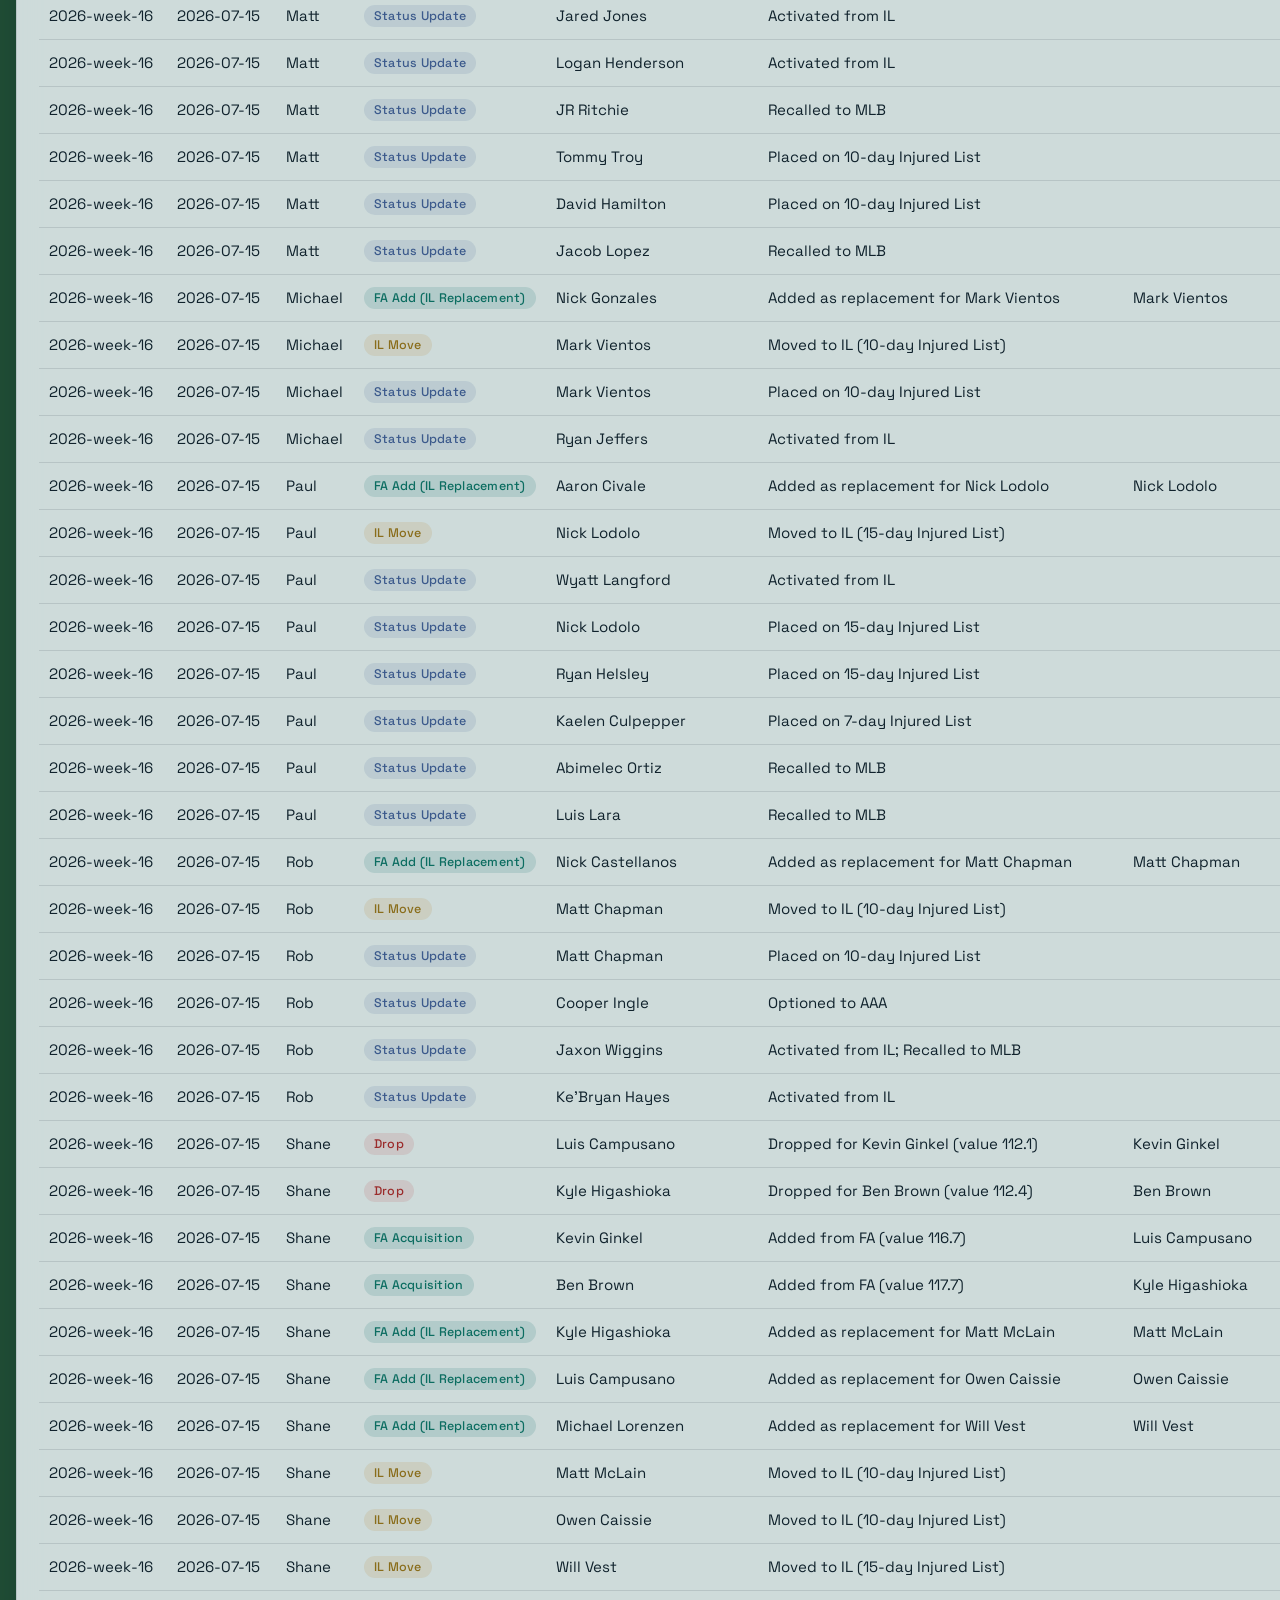
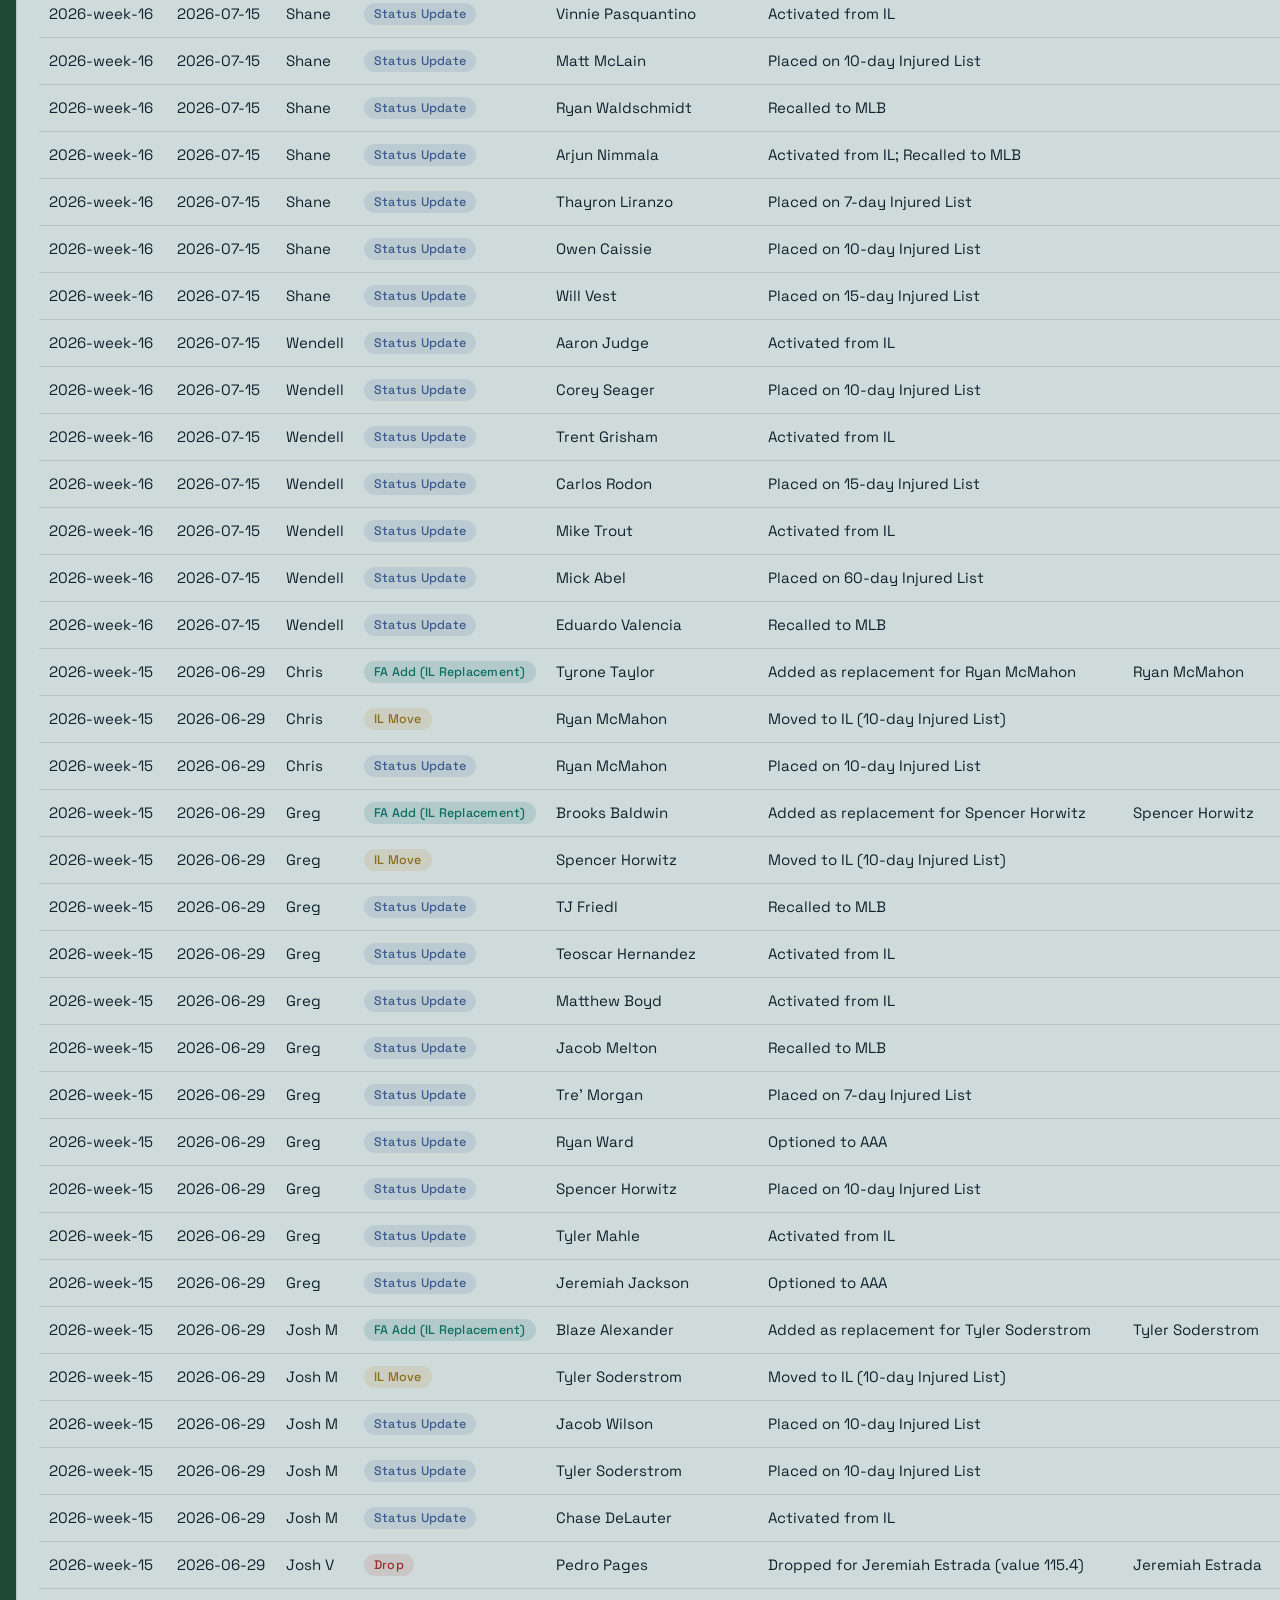
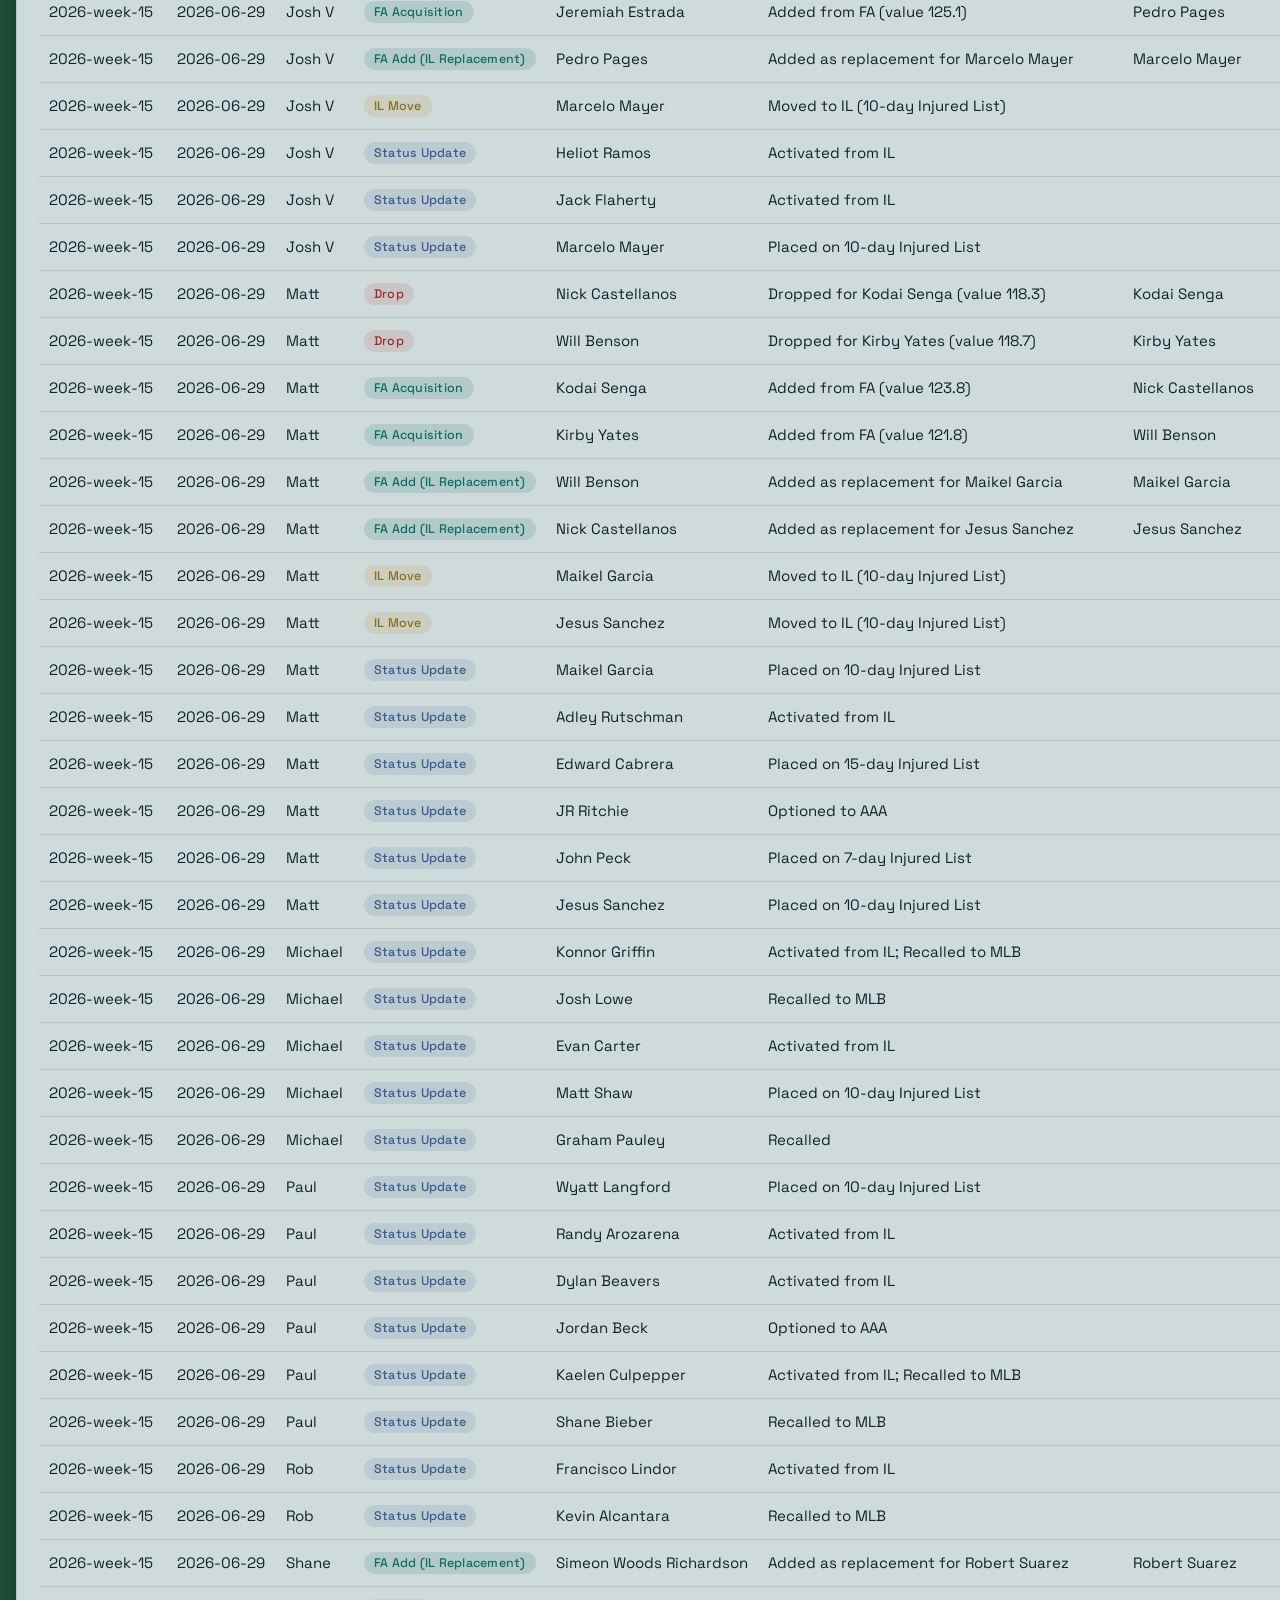
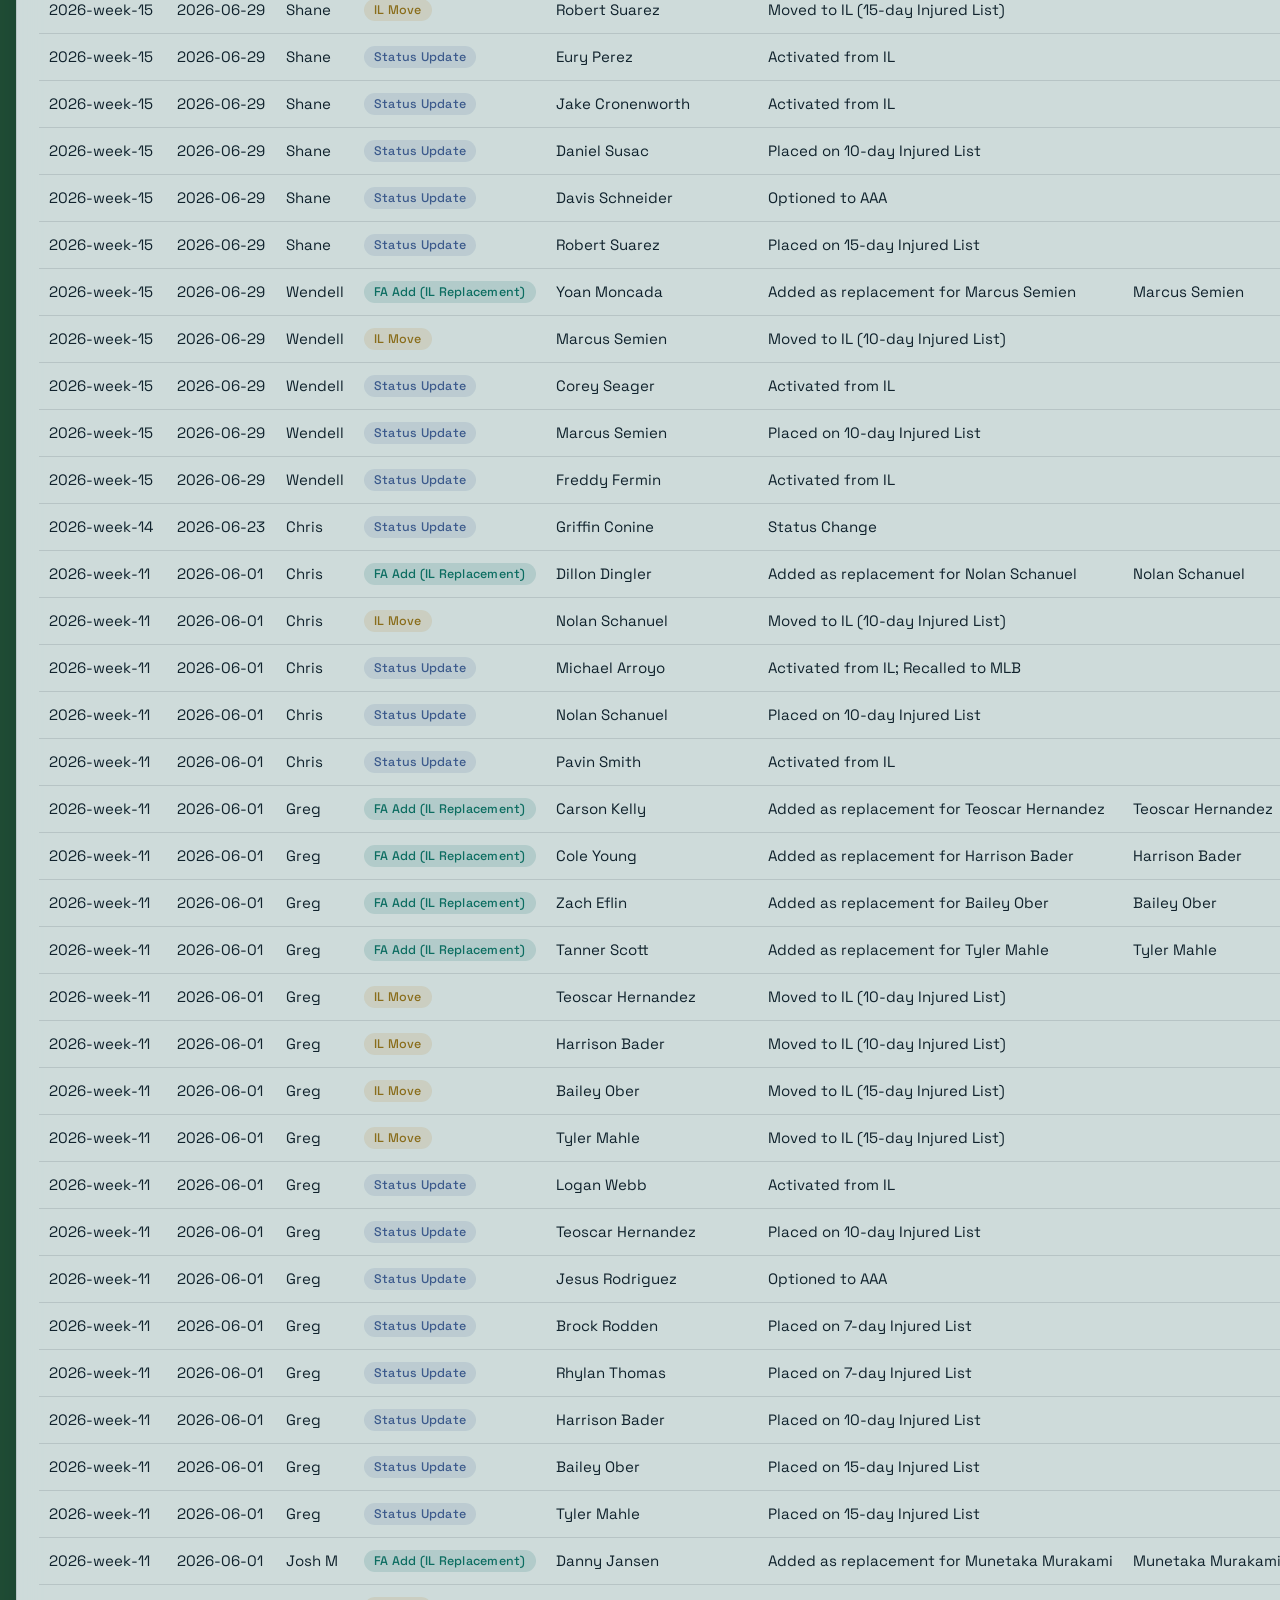
<file: docs/transactions.html>
<!doctype html>
<html lang="en">
<head>
  <meta charset="utf-8">
  <meta name="viewport" content="width=device-width, initial-scale=1">
  <title>Transactions</title>
  <meta name="description" content="Boz Cup transaction log — FA pickups, drops, IL moves, and status updates.">
  <link rel="preconnect" href="https://fonts.googleapis.com">
  <link rel="preconnect" href="https://fonts.gstatic.com" crossorigin>
  <link href="https://fonts.googleapis.com/css2?family=IBM+Plex+Mono:wght@400;500&family=Space+Grotesk:wght@400;500;700&display=swap" rel="stylesheet">
  <link rel="stylesheet" href="styles.css?v=20260327f">
</head>
<body>
  <div class="page-shell">
    <header class="hero">
      <div class="hero-copy">
        <p class="eyebrow">Fantasy Baseball</p>
        <h1 id="page-title">Transactions</h1>
        <p id="page-note" class="hero-note"></p>
      </div>
    </header>

    <main>
      <section class="panel">
        <div class="detail-nav">
          <a class="nav-link" href="index.html">League hub</a>
          <a class="nav-link" href="mlb-team-usage.html">MLB Team Usage</a>
          <a class="nav-link" href="minor-league-prospects.html">Minor League Prospects</a>
        </div>
        <div class="panel-head compact">
          <h2>Transaction Log</h2>
          <p>All roster moves across the league — free agent adds, drops, IL placements, and status updates.</p>
        </div>

        <div id="team-filter" class="team-buttons" style="margin-bottom:16px"></div>

        <div id="transaction-empty" class="empty-state">No transactions recorded yet.</div>
        <div class="table-wrap">
          <table id="transaction-table" class="standings-table" hidden>
            <thead>
              <tr>
                <th>Week</th>
                <th>Date</th>
                <th>Team</th>
                <th>Type</th>
                <th>Player</th>
                <th>Detail</th>
                <th>Related Player</th>
              </tr>
            </thead>
            <tbody id="transaction-body"></tbody>
          </table>
        </div>
      </section>
    </main>
  </div>

  <script src="transactions.js?v=20260327f" defer></script>
</body>
</html>
</file>
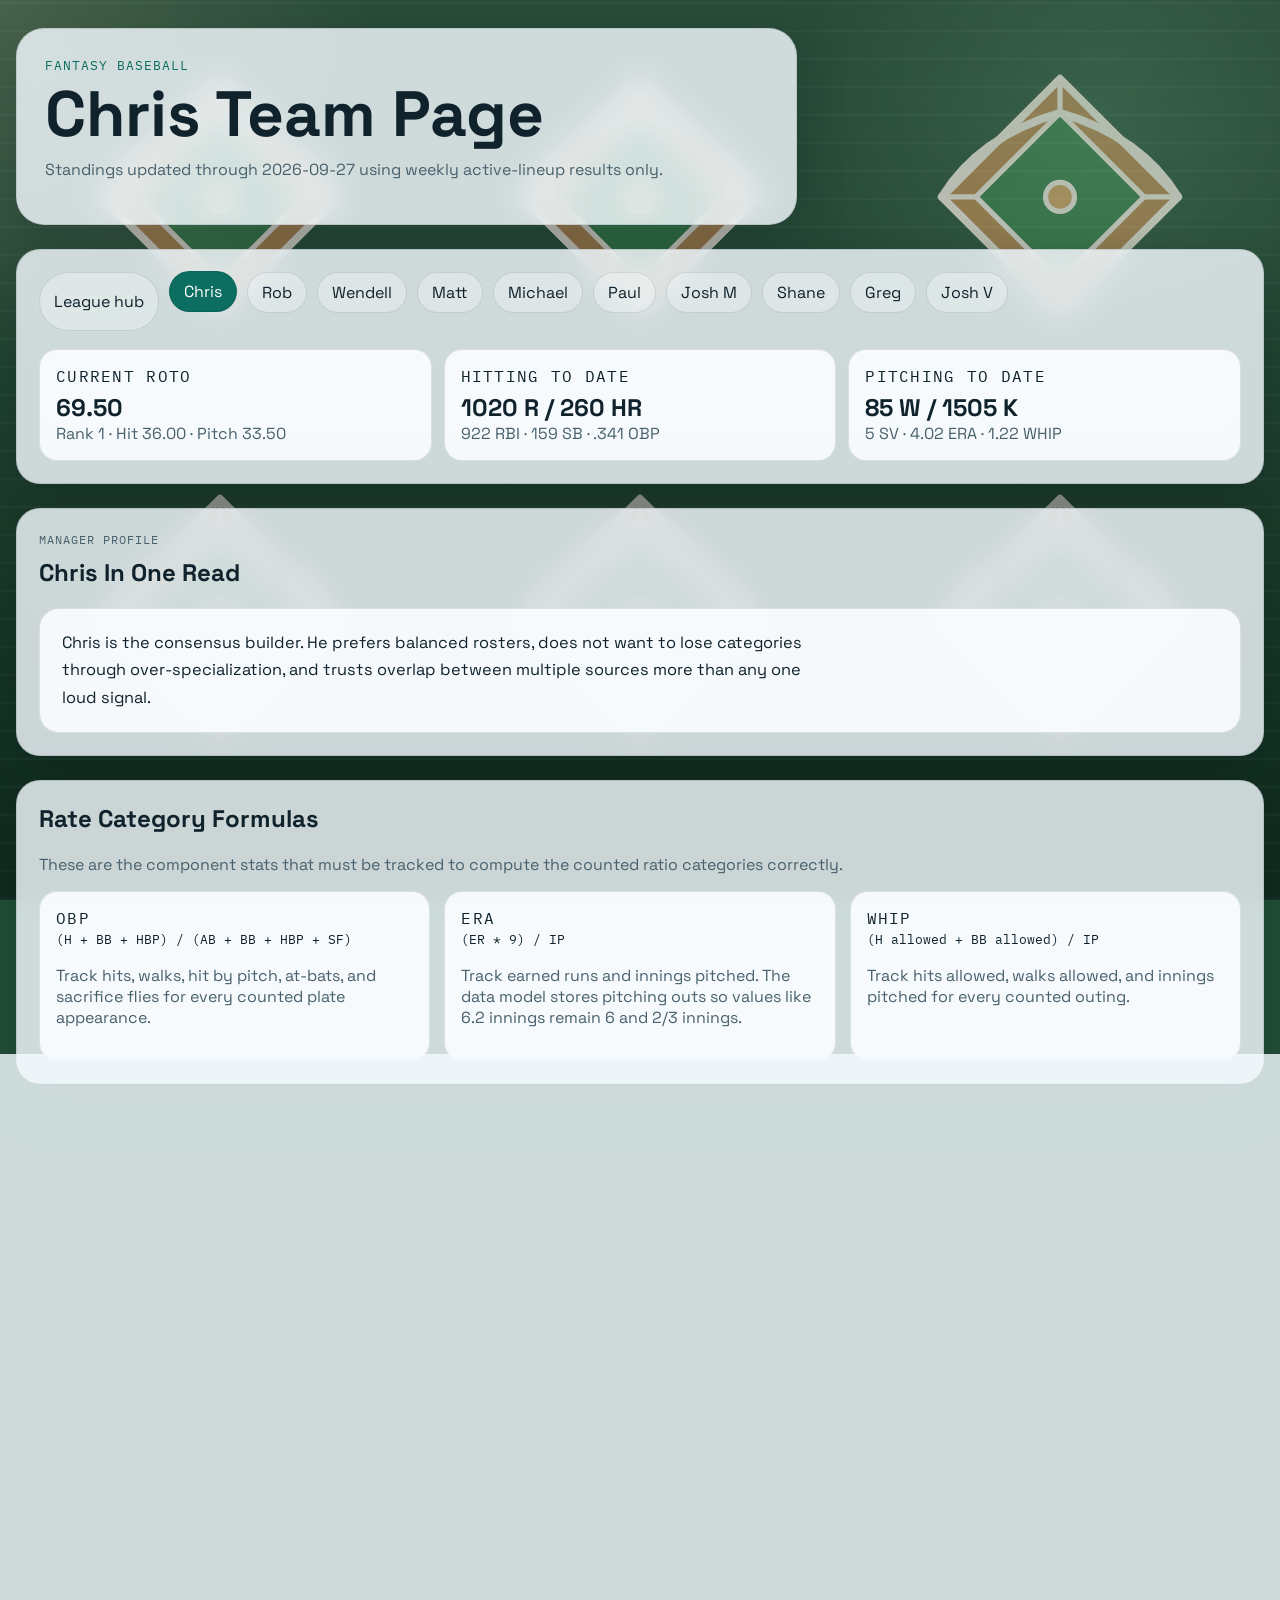
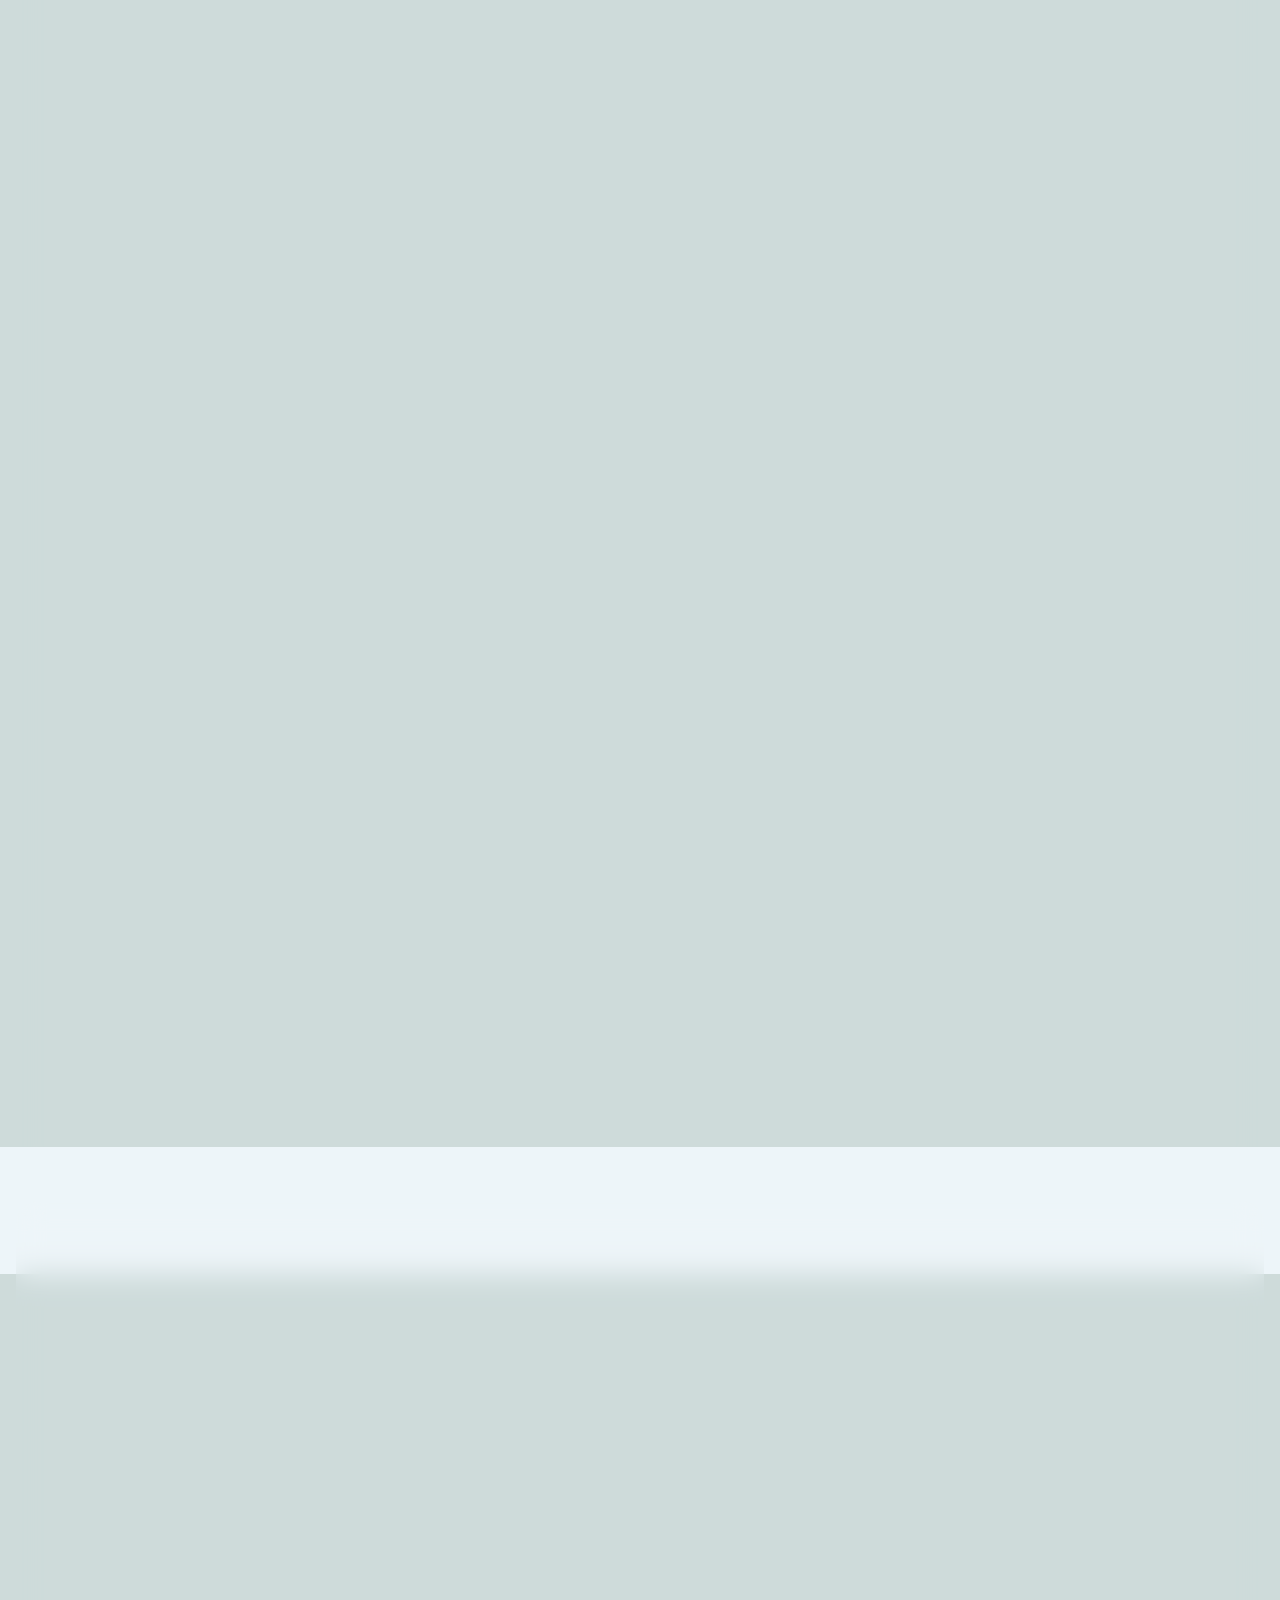
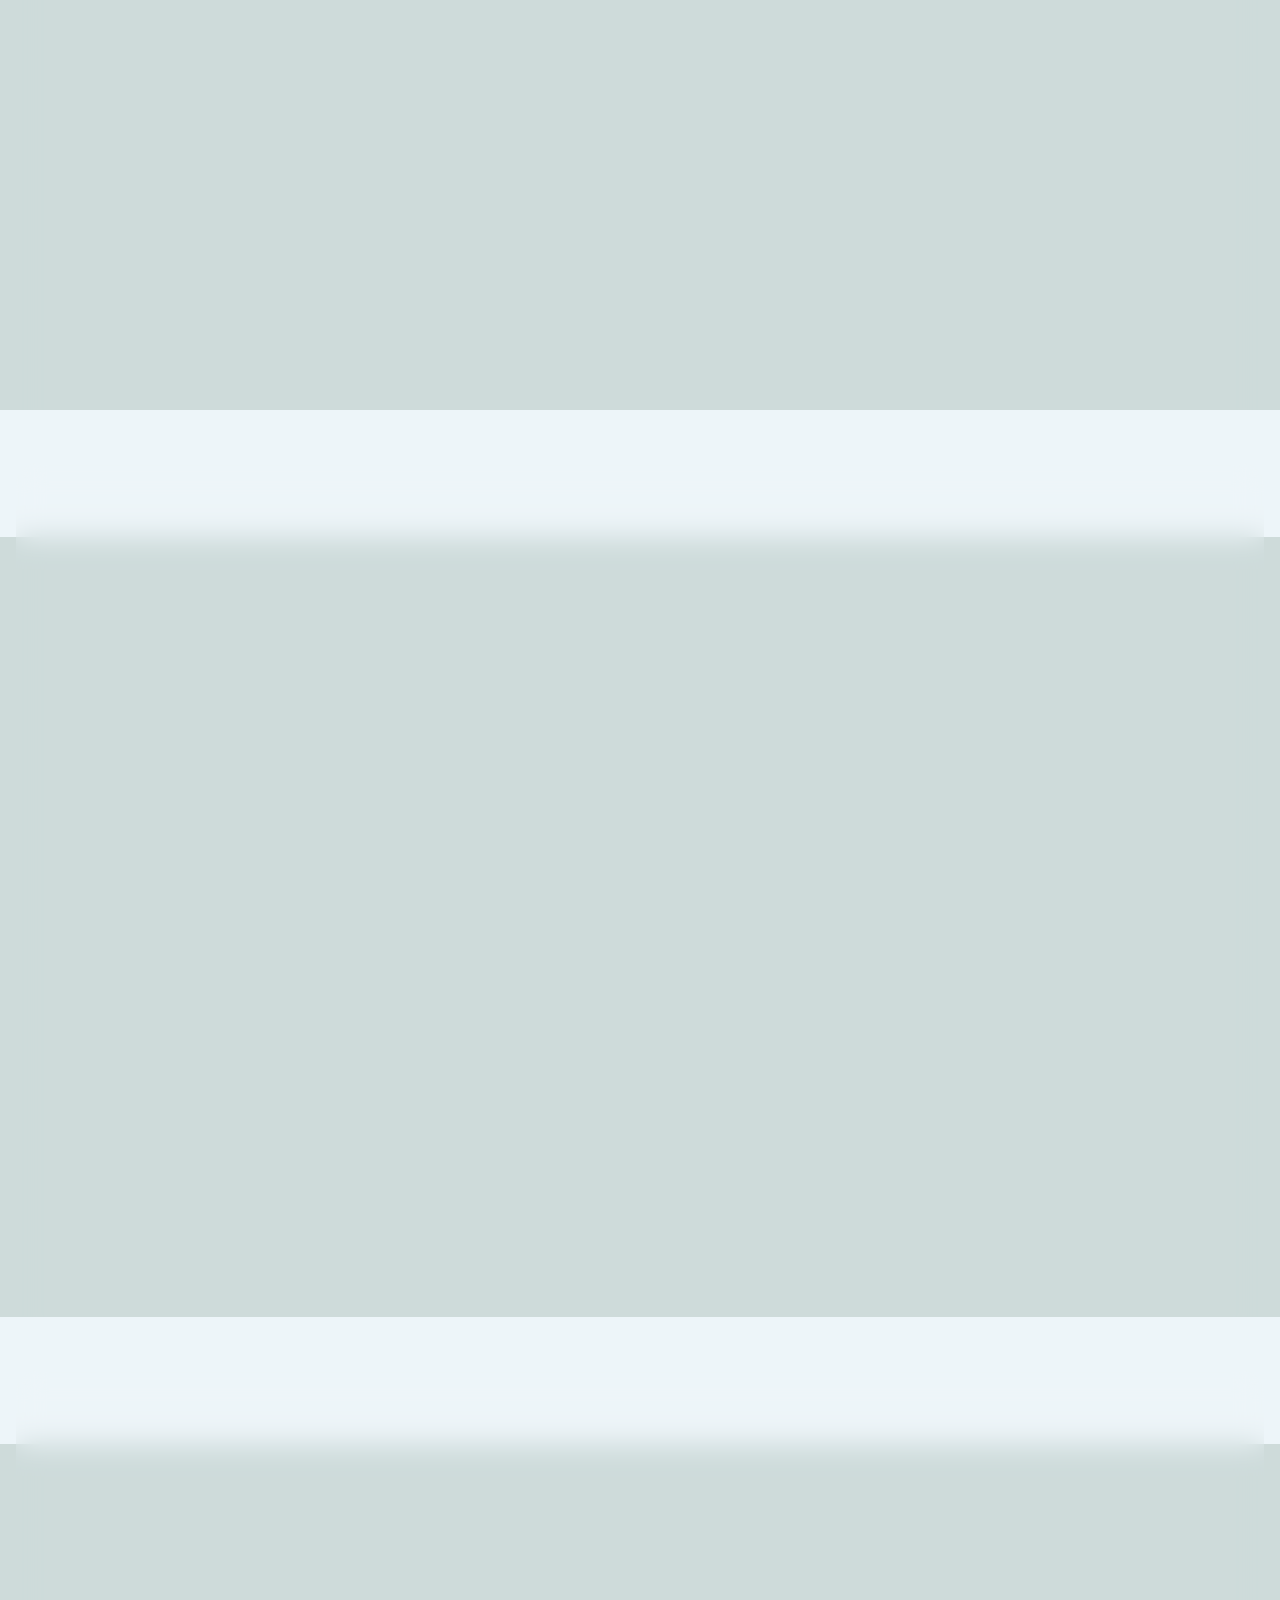
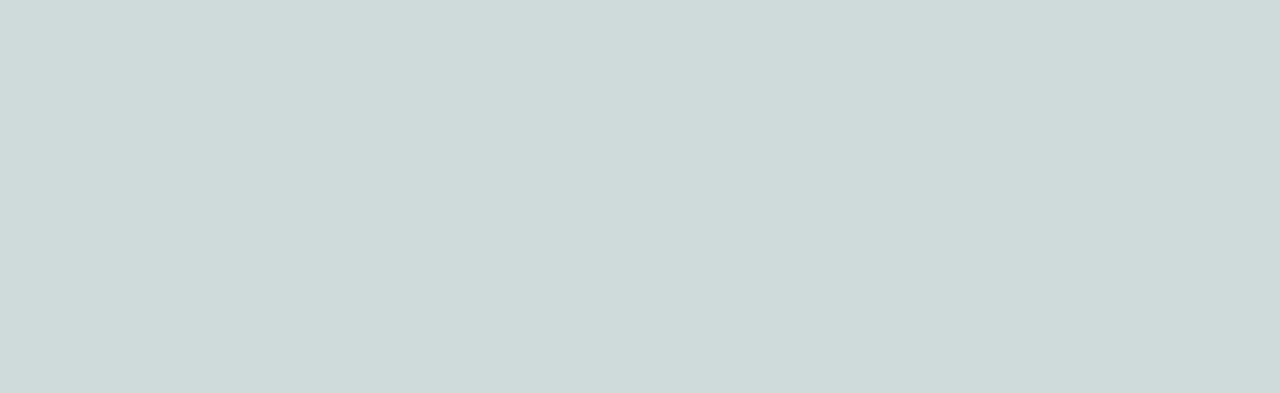
<file: docs/teams/chris.html>
<!doctype html>
<html lang="en">
<head>
  <meta charset="utf-8">
  <meta name="viewport" content="width=device-width, initial-scale=1">
  <title>Chris Team Page</title>
  <meta name="description" content="Roster, minor league slots, and category contribution details for Chris.">
  <link rel="preconnect" href="https://fonts.googleapis.com">
  <link rel="preconnect" href="https://fonts.gstatic.com" crossorigin>
  <link href="https://fonts.googleapis.com/css2?family=IBM+Plex+Mono:wght@400;500&family=Space+Grotesk:wght@400;500;700&display=swap" rel="stylesheet">
  <link rel="stylesheet" href="../styles.css?v=20260327g">
</head>
<body data-team="chris">
  <div class="page-shell">
    <header class="hero">
      <div class="hero-copy">
        <p class="eyebrow">Fantasy Baseball</p>
        <h1 id="page-title">Team Page</h1>
        <p id="page-note" class="hero-note"></p>
      </div>
    </header>

    <main class="team-detail-grid">
      <section class="panel">
        <div class="detail-nav">
          <a class="nav-link" href="../index.html">League hub</a>
          <div id="team-nav" class="detail-nav"></div>
        </div>
        <div id="team-summary" class="team-summary"></div>
      </section>

      <section id="manager-profile-panel" class="panel"></section>

      <section class="panel">
        <div class="panel-head compact">
          <h2>Rate Category Formulas</h2>
          <p>These are the component stats that must be tracked to compute the counted ratio categories correctly.</p>
        </div>
        <div id="formula-grid" class="formula-grid"></div>
      </section>

      <section class="panel">
        <div class="panel-head">
          <div>
            <div class="section-kicker">Major League Roster</div>
            <h2>Roster</h2>
          </div>
          <p>Full MLB roster with active or reserve designation based on the current lineup view.</p>
        </div>
        <div class="table-wrap">
          <table class="roster-table">
            <thead>
              <tr>
                <th>Status</th>
                <th>Player</th>
                <th>MLB</th>
                <th>Pos</th>
                <th>Age</th>
                <th>Dyn</th>
                <th>ADP</th>
                <th>Status Note</th>
              </tr>
            </thead>
            <tbody id="mlb-roster-body"></tbody>
          </table>
        </div>
      </section>

      <section class="panel">
        <div class="panel-head">
          <div>
            <div class="section-kicker">Minor League Roster</div>
            <h2>Minors</h2>
          </div>
          <p>Players not currently on MLB roster slots will appear here when they are stored with a non-MLB level.</p>
        </div>
        <div id="minor-roster-content"></div>
      </section>

      <section class="panel">
        <div class="panel-head">
          <div>
            <div class="section-kicker">Hitting Contributions</div>
            <h2>Counted Hitting Stats</h2>
          </div>
          <p>OBP includes the actual components counted in the formula, not just the finished rate.</p>
        </div>
        <div class="table-wrap">
          <table class="roster-table">
            <thead>
              <tr>
                <th>Player</th>
                <th>MLB</th>
                <th>Weeks</th>
                <th>R</th>
                <th>HR</th>
                <th>RBI</th>
                <th>SB</th>
                <th>OBP</th>
                <th>H</th>
                <th>BB</th>
                <th>HBP</th>
                <th>AB</th>
                <th>SF</th>
              </tr>
            </thead>
            <tbody id="hitter-contributions-body"></tbody>
          </table>
        </div>
      </section>

      <section class="panel">
        <div class="panel-head">
          <div>
            <div class="section-kicker">Pitching Contributions</div>
            <h2>Counted Pitching Stats</h2>
          </div>
          <p>ERA and WHIP include the raw earned-run, innings, hit-allowed, and walk-allowed components.</p>
        </div>
        <div class="table-wrap">
          <table class="roster-table">
            <thead>
              <tr>
                <th>Player</th>
                <th>MLB</th>
                <th>Weeks</th>
                <th>W</th>
                <th>K</th>
                <th>SV</th>
                <th>ERA</th>
                <th>ER</th>
                <th>IP</th>
                <th>WHIP</th>
                <th>H Allowed</th>
                <th>BB Allowed</th>
              </tr>
            </thead>
            <tbody id="pitcher-contributions-body"></tbody>
          </table>
        </div>
      </section>
    </main>
  </div>

  <script src="../team.js?v=20260327g" defer></script>
</body>
</html>
</file>
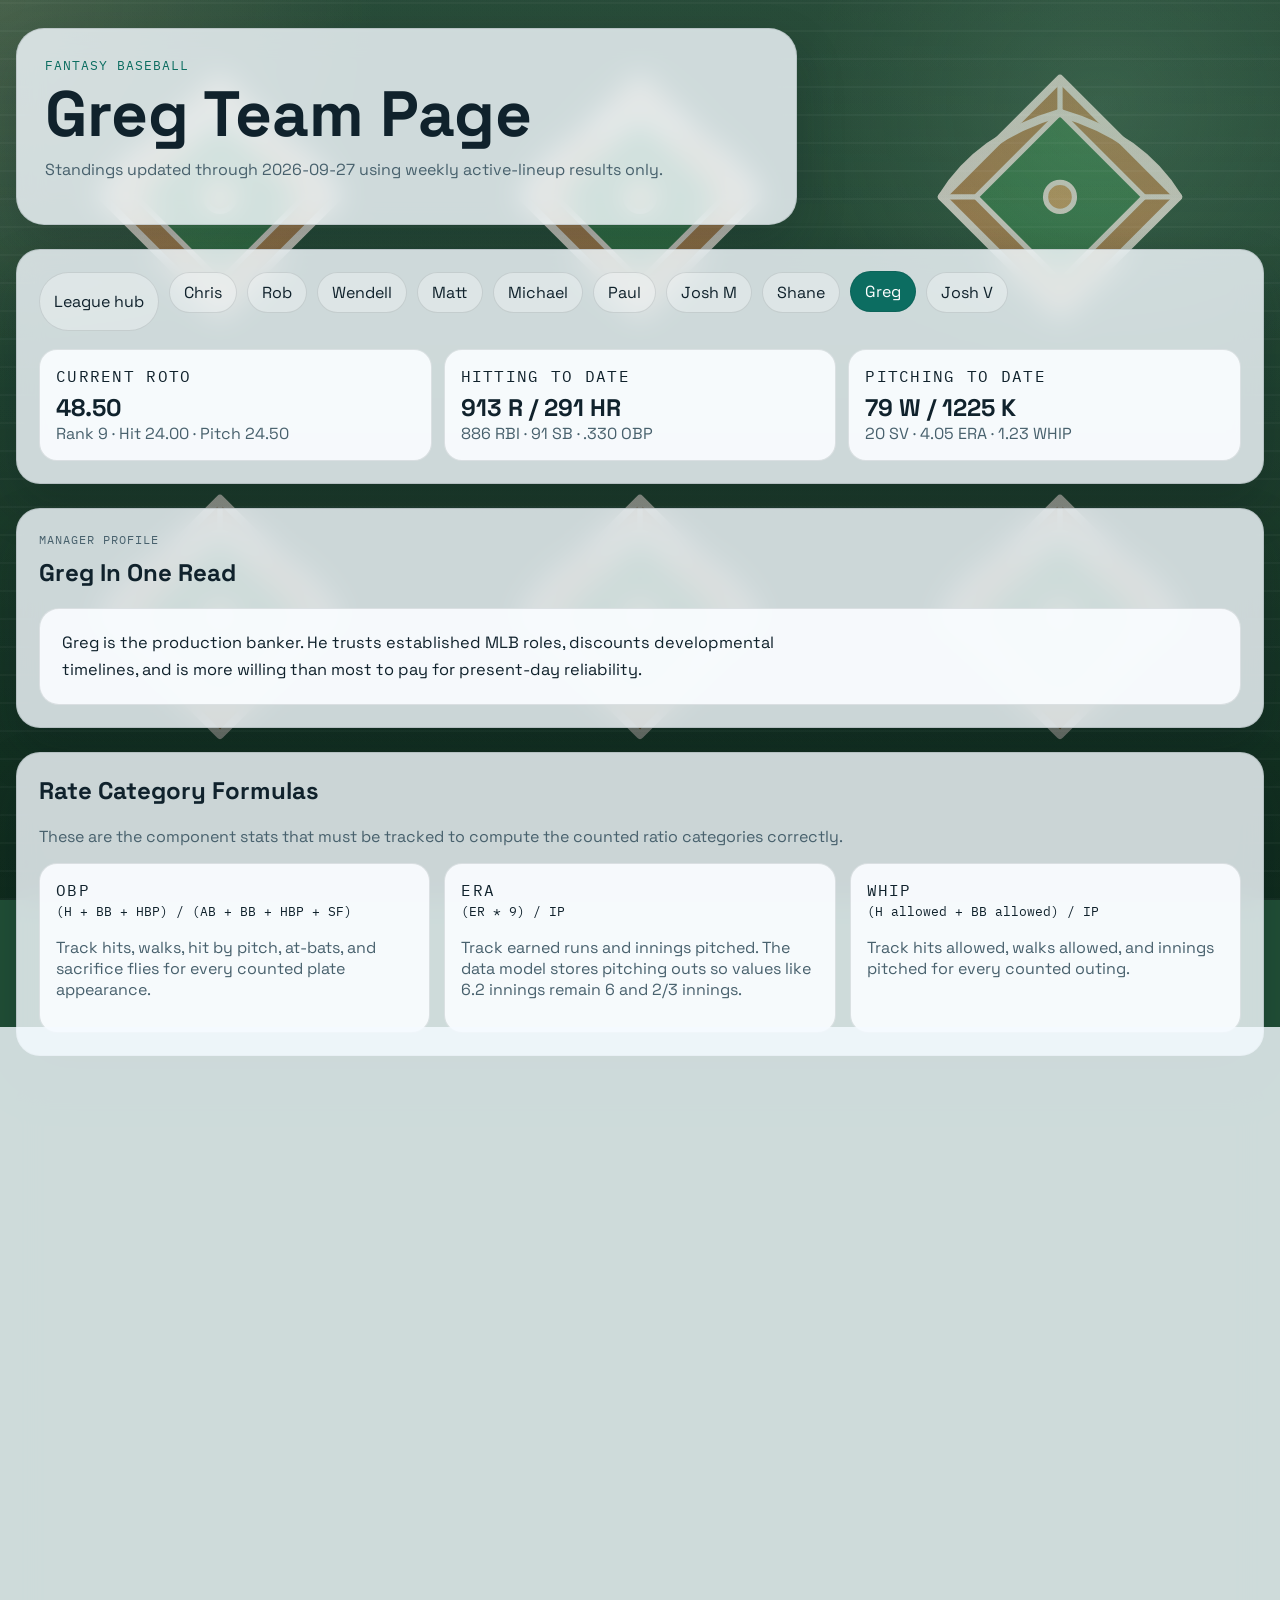
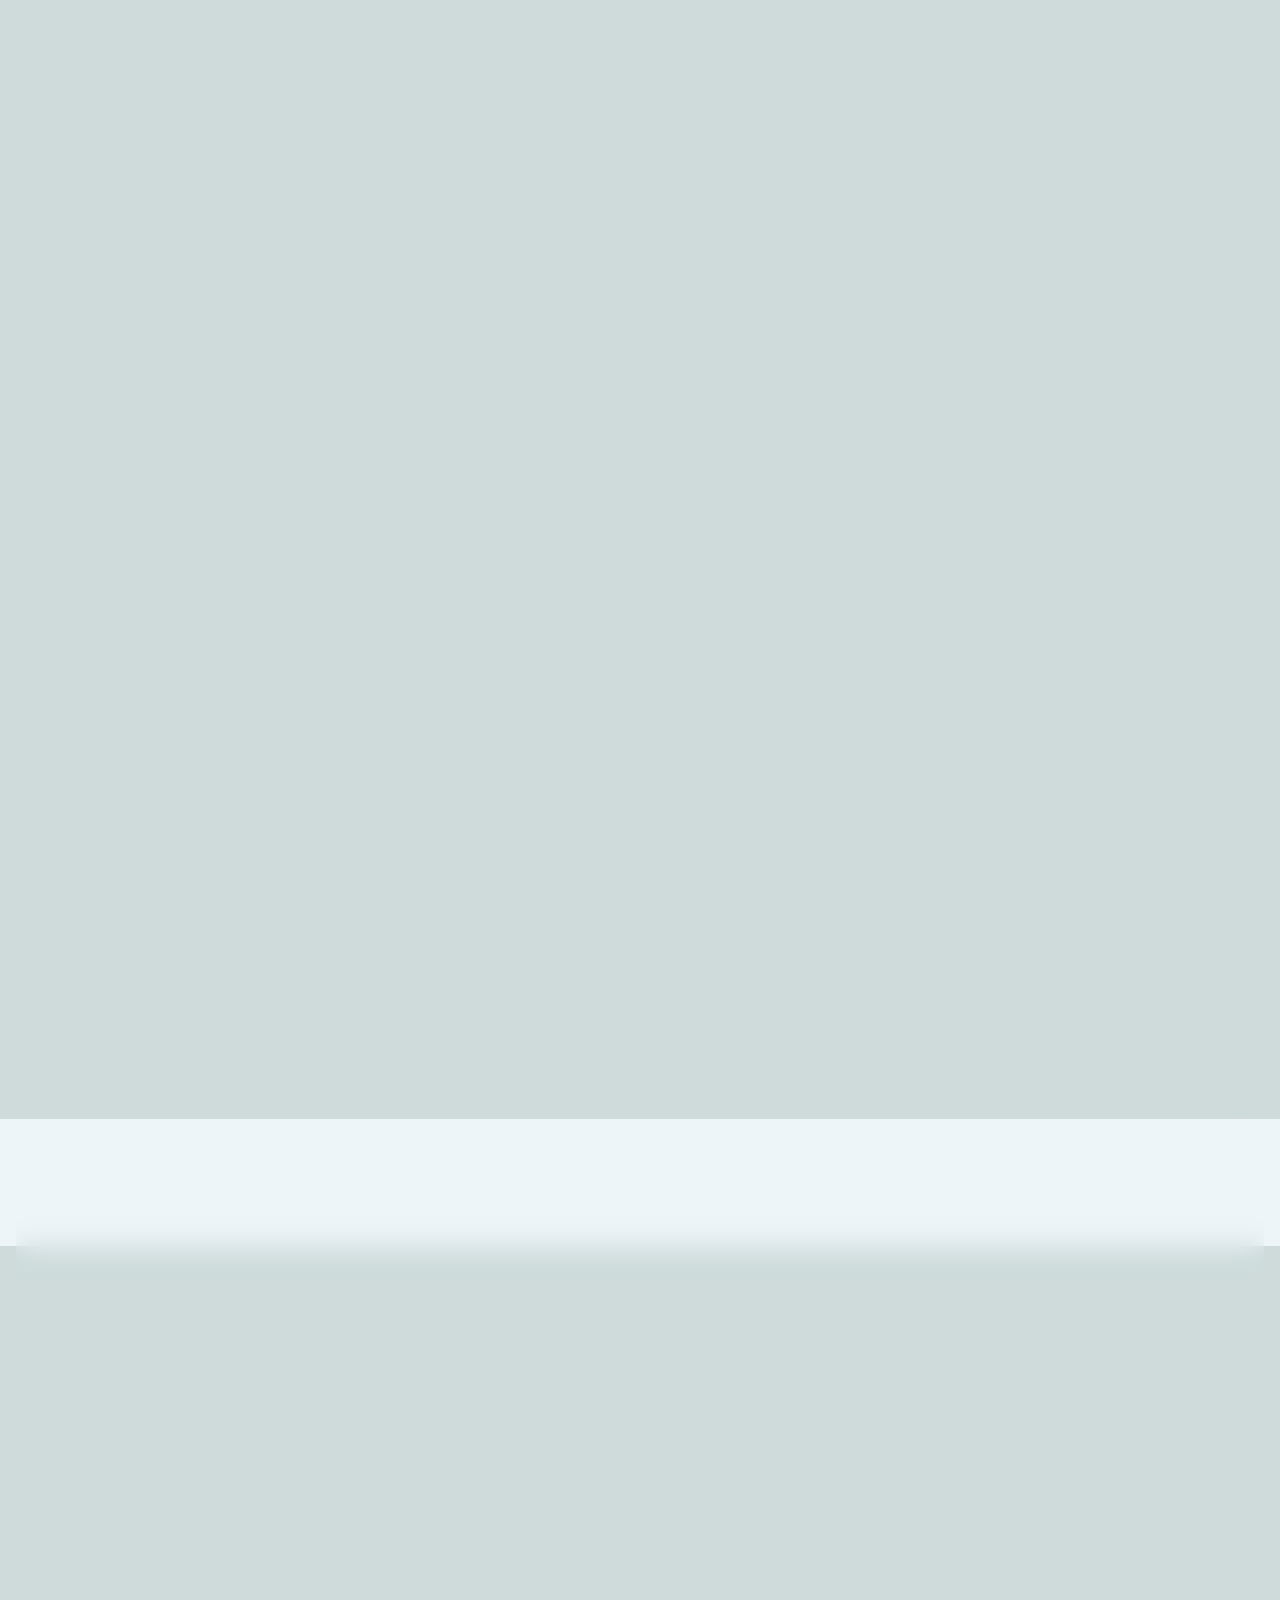
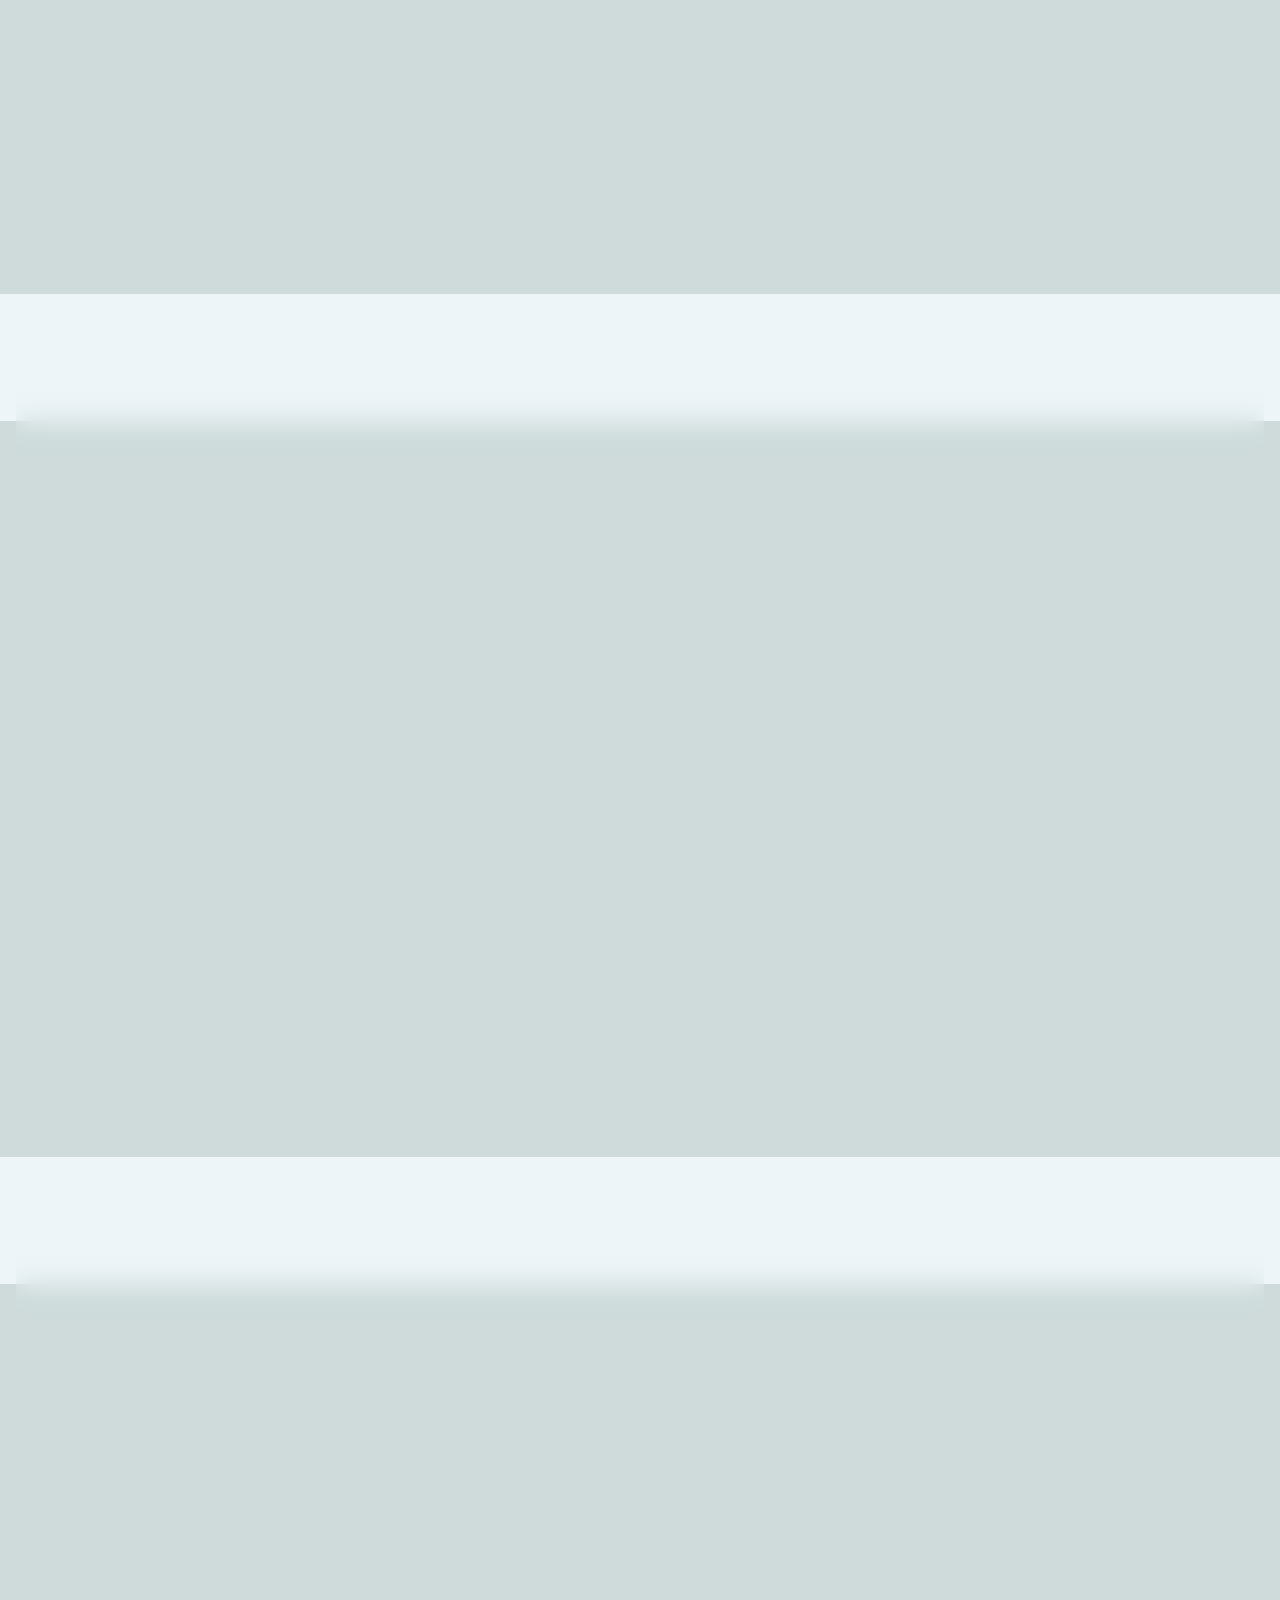
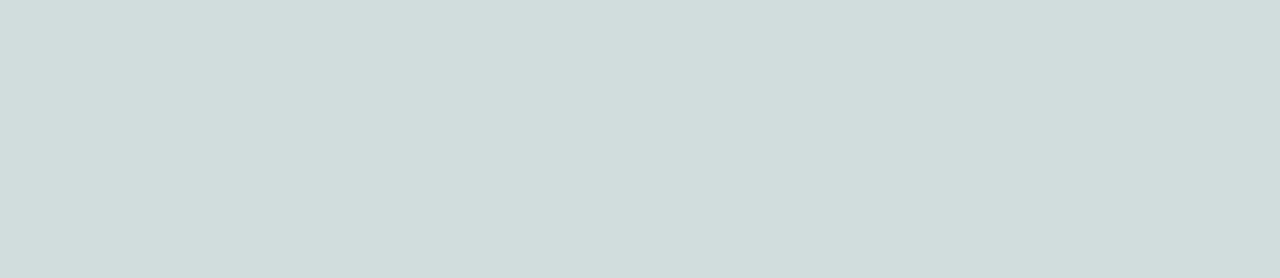
<file: docs/teams/greg.html>
<!doctype html>
<html lang="en"><head><meta charset="utf-8"><meta name="viewport" content="width=device-width, initial-scale=1"><title>Greg Team Page</title><meta name="description" content="Roster, minor league slots, and category contribution details for Greg."><link rel="preconnect" href="https://fonts.googleapis.com"><link rel="preconnect" href="https://fonts.gstatic.com" crossorigin><link href="https://fonts.googleapis.com/css2?family=IBM+Plex+Mono:wght@400;500&family=Space+Grotesk:wght@400;500;700&display=swap" rel="stylesheet"><link rel="stylesheet" href="../styles.css?v=20260327g"></head><body data-team="greg"><div class="page-shell"><header class="hero"><div class="hero-copy"><p class="eyebrow">Fantasy Baseball</p><h1 id="page-title">Team Page</h1><p id="page-note" class="hero-note"></p></div></header><main class="team-detail-grid"><section class="panel"><div class="detail-nav"><a class="nav-link" href="../index.html">League hub</a><div id="team-nav" class="detail-nav"></div></div><div id="team-summary" class="team-summary"></div></section><section id="manager-profile-panel" class="panel"></section><section class="panel"><div class="panel-head compact"><h2>Rate Category Formulas</h2><p>These are the component stats that must be tracked to compute the counted ratio categories correctly.</p></div><div id="formula-grid" class="formula-grid"></div></section><section class="panel"><div class="panel-head"><div><div class="section-kicker">Major League Roster</div><h2>Roster</h2></div><p>Full MLB roster with active or reserve designation based on the current lineup view.</p></div><div class="table-wrap"><table class="roster-table"><thead><tr><th>Status</th><th>Player</th><th>MLB</th><th>Pos</th><th>Age</th><th>Dyn</th><th>ADP</th><th>Status Note</th></tr></thead><tbody id="mlb-roster-body"></tbody></table></div></section><section class="panel"><div class="panel-head"><div><div class="section-kicker">Minor League Roster</div><h2>Minors</h2></div><p>Players not currently on MLB roster slots will appear here when they are stored with a non-MLB level.</p></div><div id="minor-roster-content"></div></section><section class="panel"><div class="panel-head"><div><div class="section-kicker">Hitting Contributions</div><h2>Counted Hitting Stats</h2></div><p>OBP includes the actual components counted in the formula, not just the finished rate.</p></div><div class="table-wrap"><table class="roster-table"><thead><tr><th>Player</th><th>MLB</th><th>Weeks</th><th>R</th><th>HR</th><th>RBI</th><th>SB</th><th>OBP</th><th>H</th><th>BB</th><th>HBP</th><th>AB</th><th>SF</th></tr></thead><tbody id="hitter-contributions-body"></tbody></table></div></section><section class="panel"><div class="panel-head"><div><div class="section-kicker">Pitching Contributions</div><h2>Counted Pitching Stats</h2></div><p>ERA and WHIP include the raw earned-run, innings, hit-allowed, and walk-allowed components.</p></div><div class="table-wrap"><table class="roster-table"><thead><tr><th>Player</th><th>MLB</th><th>Weeks</th><th>W</th><th>K</th><th>SV</th><th>ERA</th><th>ER</th><th>IP</th><th>WHIP</th><th>H Allowed</th><th>BB Allowed</th></tr></thead><tbody id="pitcher-contributions-body"></tbody></table></div></section></main></div><script src="../team.js?v=20260327g" defer></script></body></html>
</file>
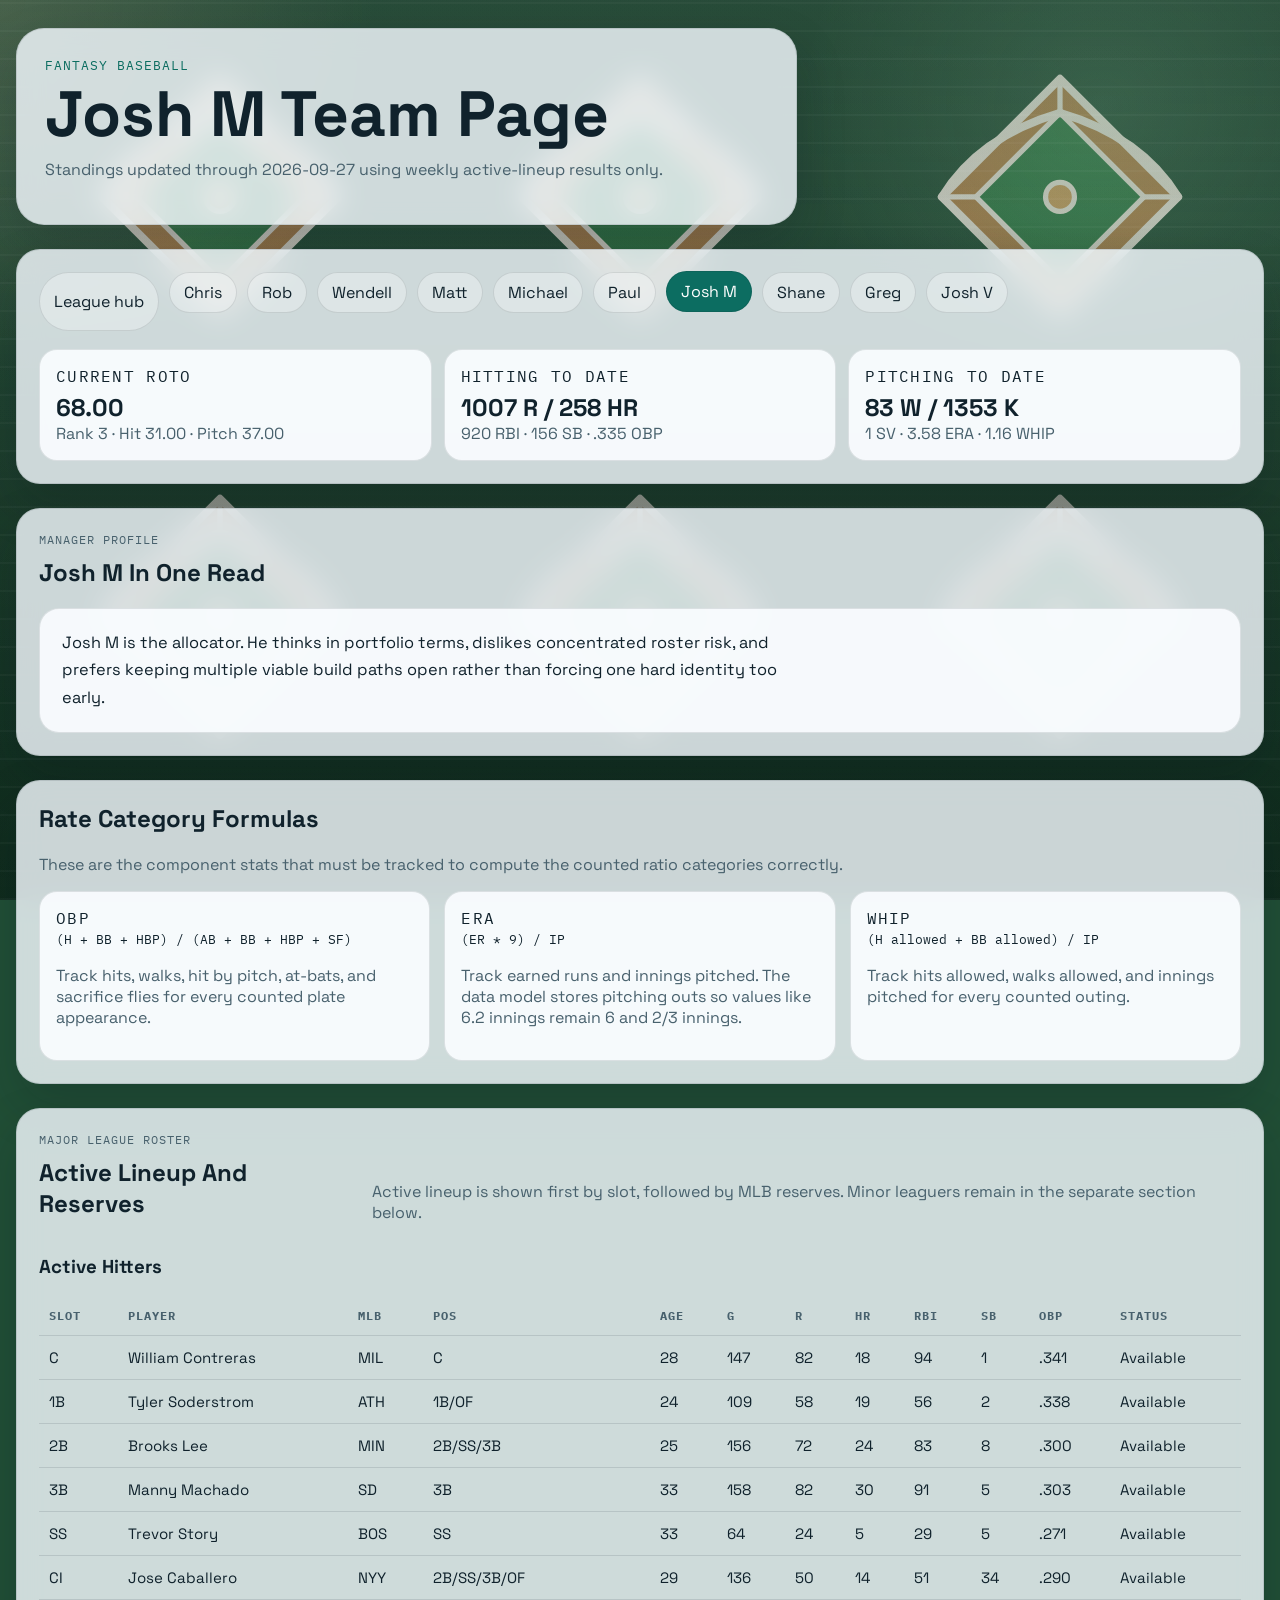
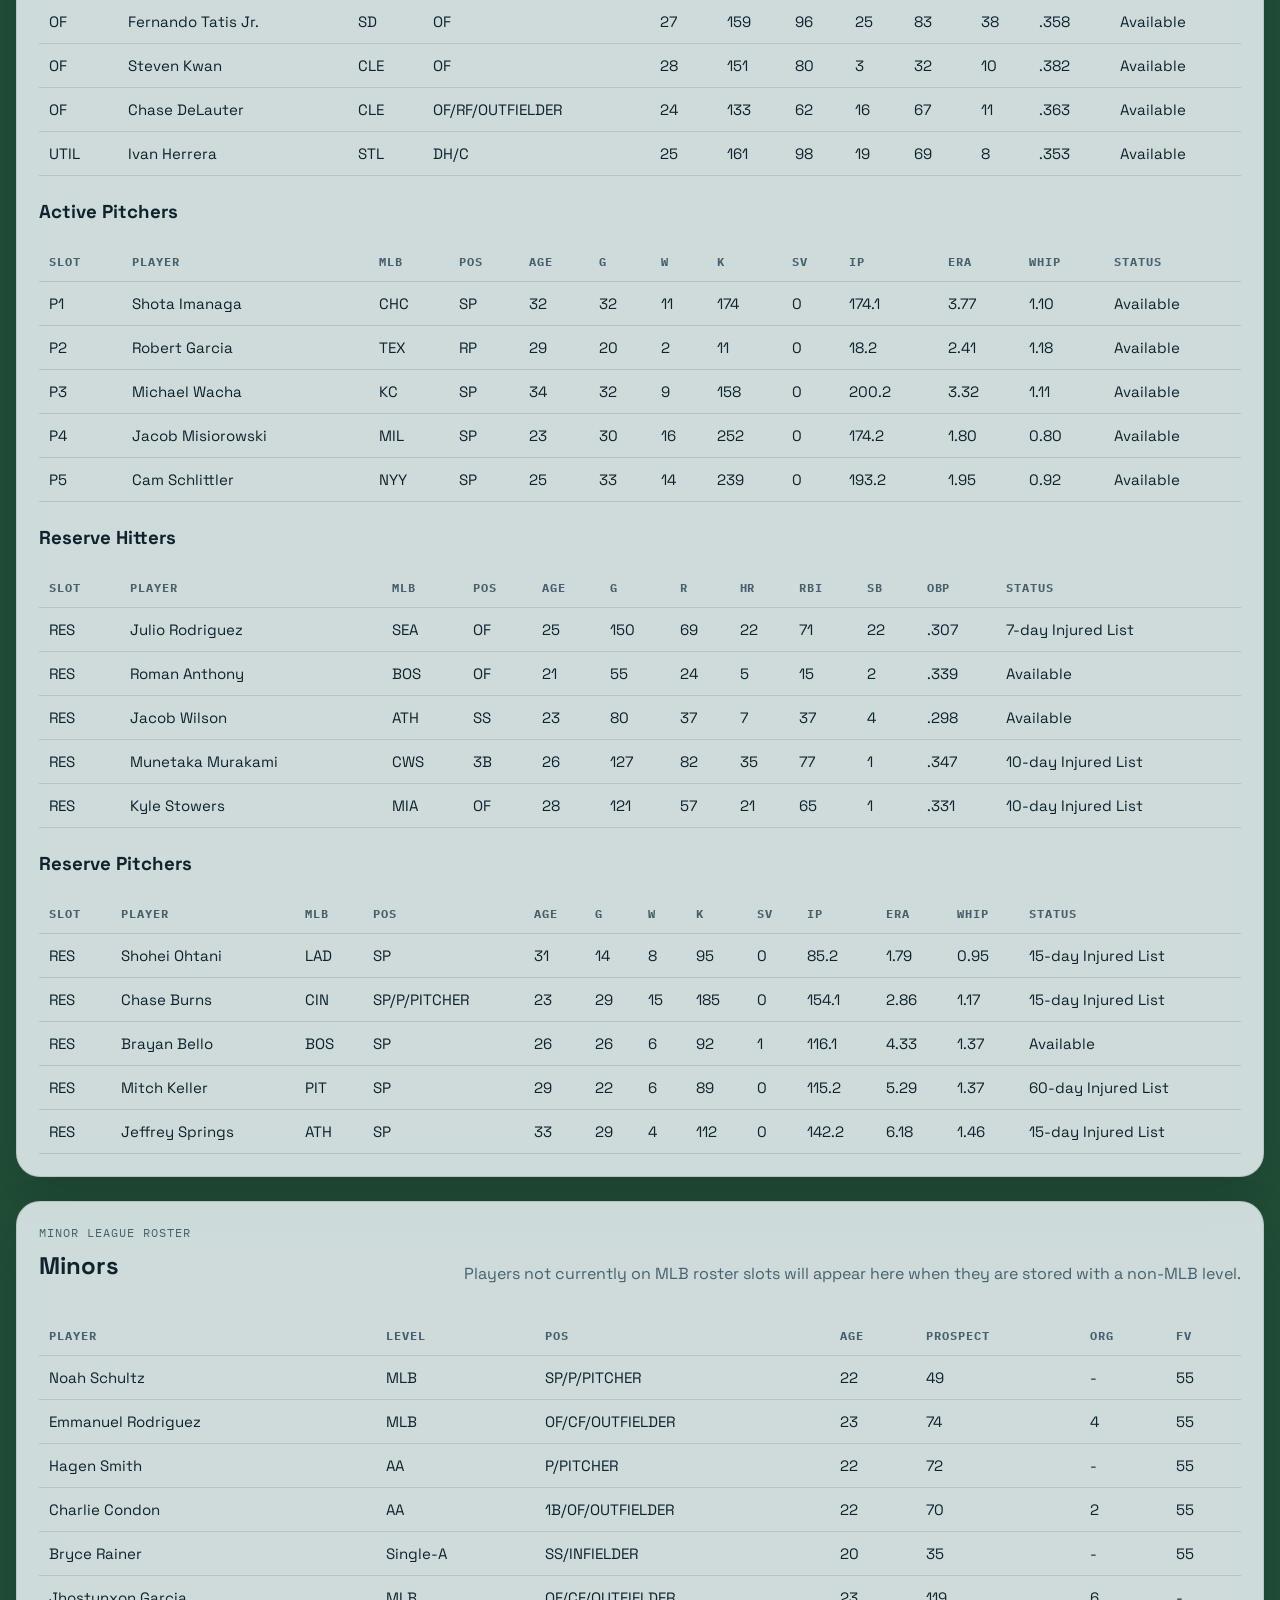
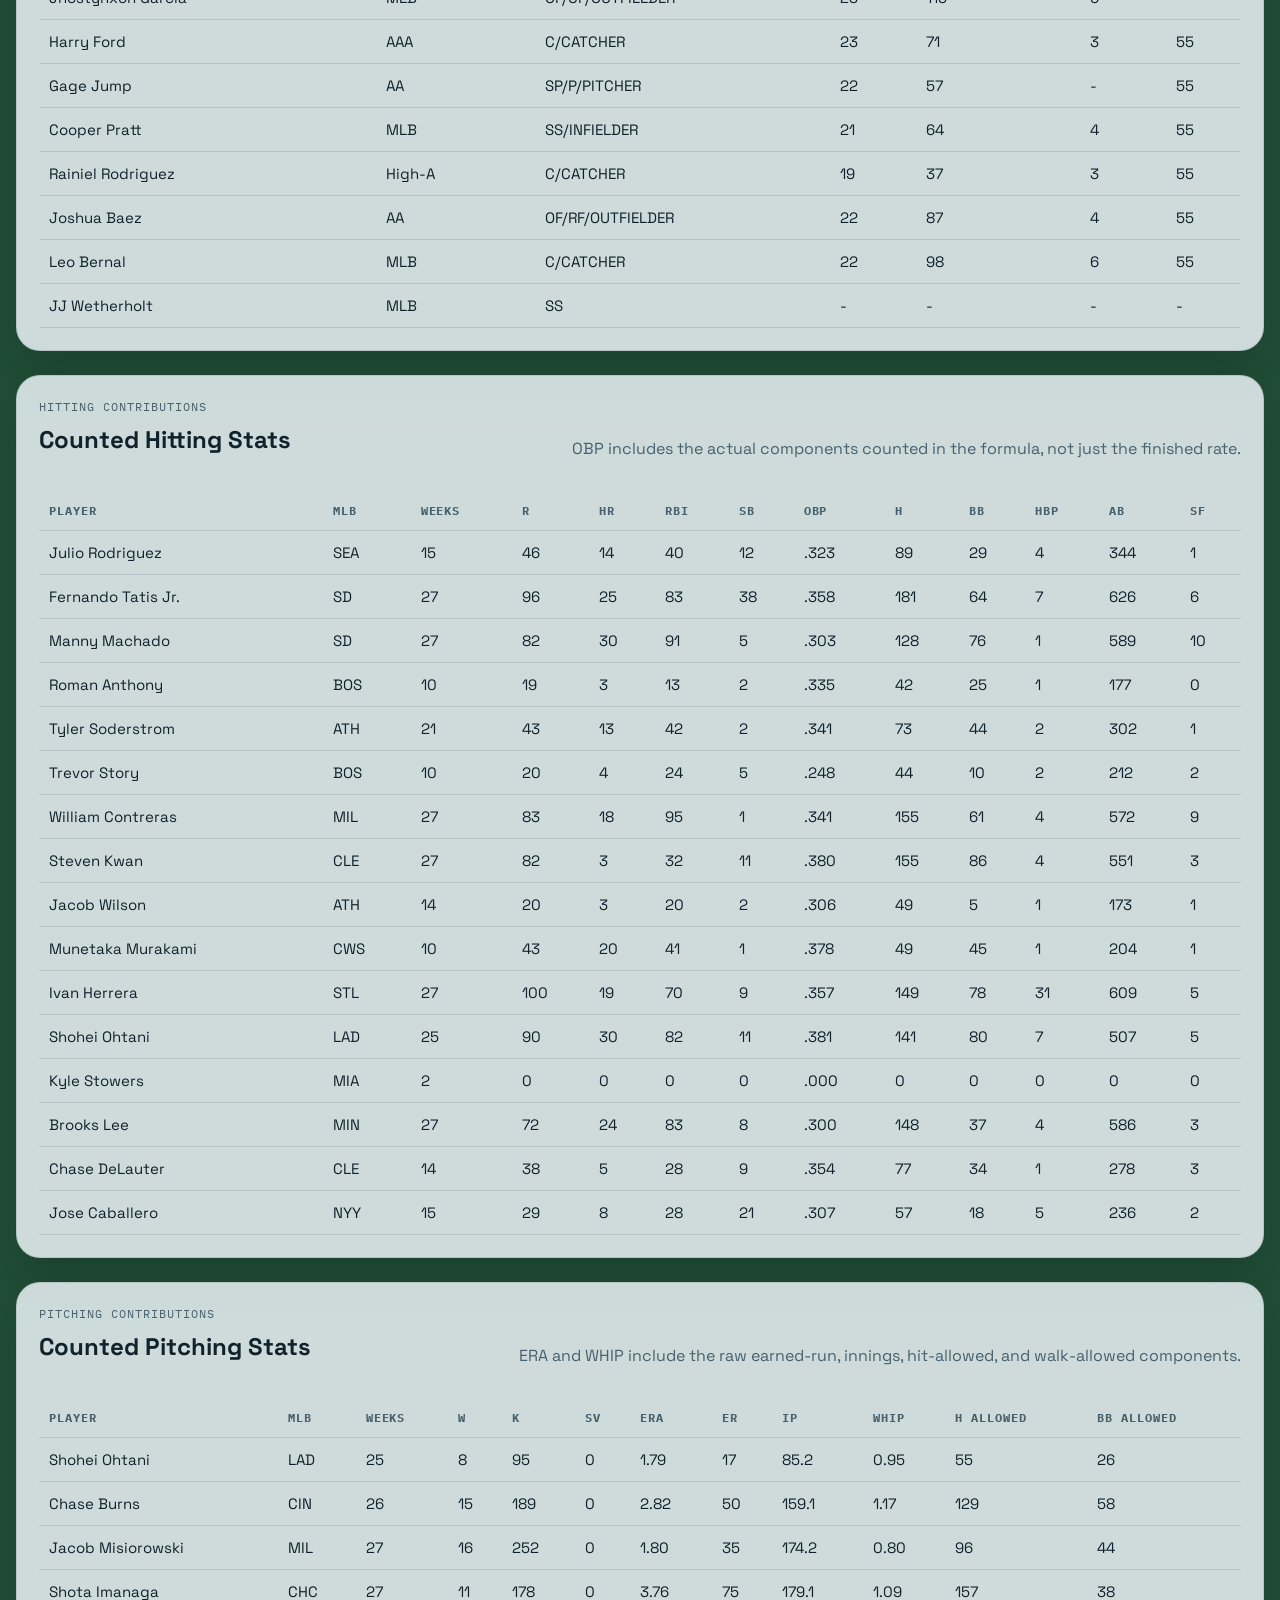
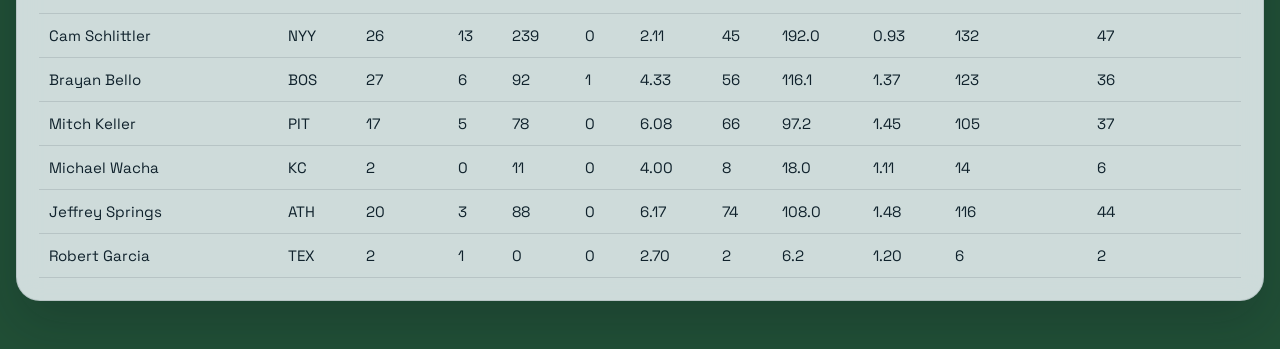
<file: docs/teams/josh-m.html>
<!doctype html>
<html lang="en"><head><meta charset="utf-8"><meta name="viewport" content="width=device-width, initial-scale=1"><title>Josh M Team Page</title><meta name="description" content="Roster, minor league slots, and category contribution details for Josh M."><link rel="preconnect" href="https://fonts.googleapis.com"><link rel="preconnect" href="https://fonts.gstatic.com" crossorigin><link href="https://fonts.googleapis.com/css2?family=IBM+Plex+Mono:wght@400;500&family=Space+Grotesk:wght@400;500;700&display=swap" rel="stylesheet"><link rel="stylesheet" href="../styles.css?v=20260327g"></head><body data-team="josh-m"><div class="page-shell"><header class="hero"><div class="hero-copy"><p class="eyebrow">Fantasy Baseball</p><h1 id="page-title">Team Page</h1><p id="page-note" class="hero-note"></p></div></header><main class="team-detail-grid"><section class="panel"><div class="detail-nav"><a class="nav-link" href="../index.html">League hub</a><div id="team-nav" class="detail-nav"></div></div><div id="team-summary" class="team-summary"></div></section><section id="manager-profile-panel" class="panel"></section><section class="panel"><div class="panel-head compact"><h2>Rate Category Formulas</h2><p>These are the component stats that must be tracked to compute the counted ratio categories correctly.</p></div><div id="formula-grid" class="formula-grid"></div></section><section class="panel"><div class="panel-head"><div><div class="section-kicker">Major League Roster</div><h2>Roster</h2></div><p>Full MLB roster with active or reserve designation based on the current lineup view.</p></div><div class="table-wrap"><table class="roster-table"><thead><tr><th>Status</th><th>Player</th><th>MLB</th><th>Pos</th><th>Age</th><th>Dyn</th><th>ADP</th><th>Status Note</th></tr></thead><tbody id="mlb-roster-body"></tbody></table></div></section><section class="panel"><div class="panel-head"><div><div class="section-kicker">Minor League Roster</div><h2>Minors</h2></div><p>Players not currently on MLB roster slots will appear here when they are stored with a non-MLB level.</p></div><div id="minor-roster-content"></div></section><section class="panel"><div class="panel-head"><div><div class="section-kicker">Hitting Contributions</div><h2>Counted Hitting Stats</h2></div><p>OBP includes the actual components counted in the formula, not just the finished rate.</p></div><div class="table-wrap"><table class="roster-table"><thead><tr><th>Player</th><th>MLB</th><th>Weeks</th><th>R</th><th>HR</th><th>RBI</th><th>SB</th><th>OBP</th><th>H</th><th>BB</th><th>HBP</th><th>AB</th><th>SF</th></tr></thead><tbody id="hitter-contributions-body"></tbody></table></div></section><section class="panel"><div class="panel-head"><div><div class="section-kicker">Pitching Contributions</div><h2>Counted Pitching Stats</h2></div><p>ERA and WHIP include the raw earned-run, innings, hit-allowed, and walk-allowed components.</p></div><div class="table-wrap"><table class="roster-table"><thead><tr><th>Player</th><th>MLB</th><th>Weeks</th><th>W</th><th>K</th><th>SV</th><th>ERA</th><th>ER</th><th>IP</th><th>WHIP</th><th>H Allowed</th><th>BB Allowed</th></tr></thead><tbody id="pitcher-contributions-body"></tbody></table></div></section></main></div><script src="../team.js?v=20260327g" defer></script></body></html>
</file>
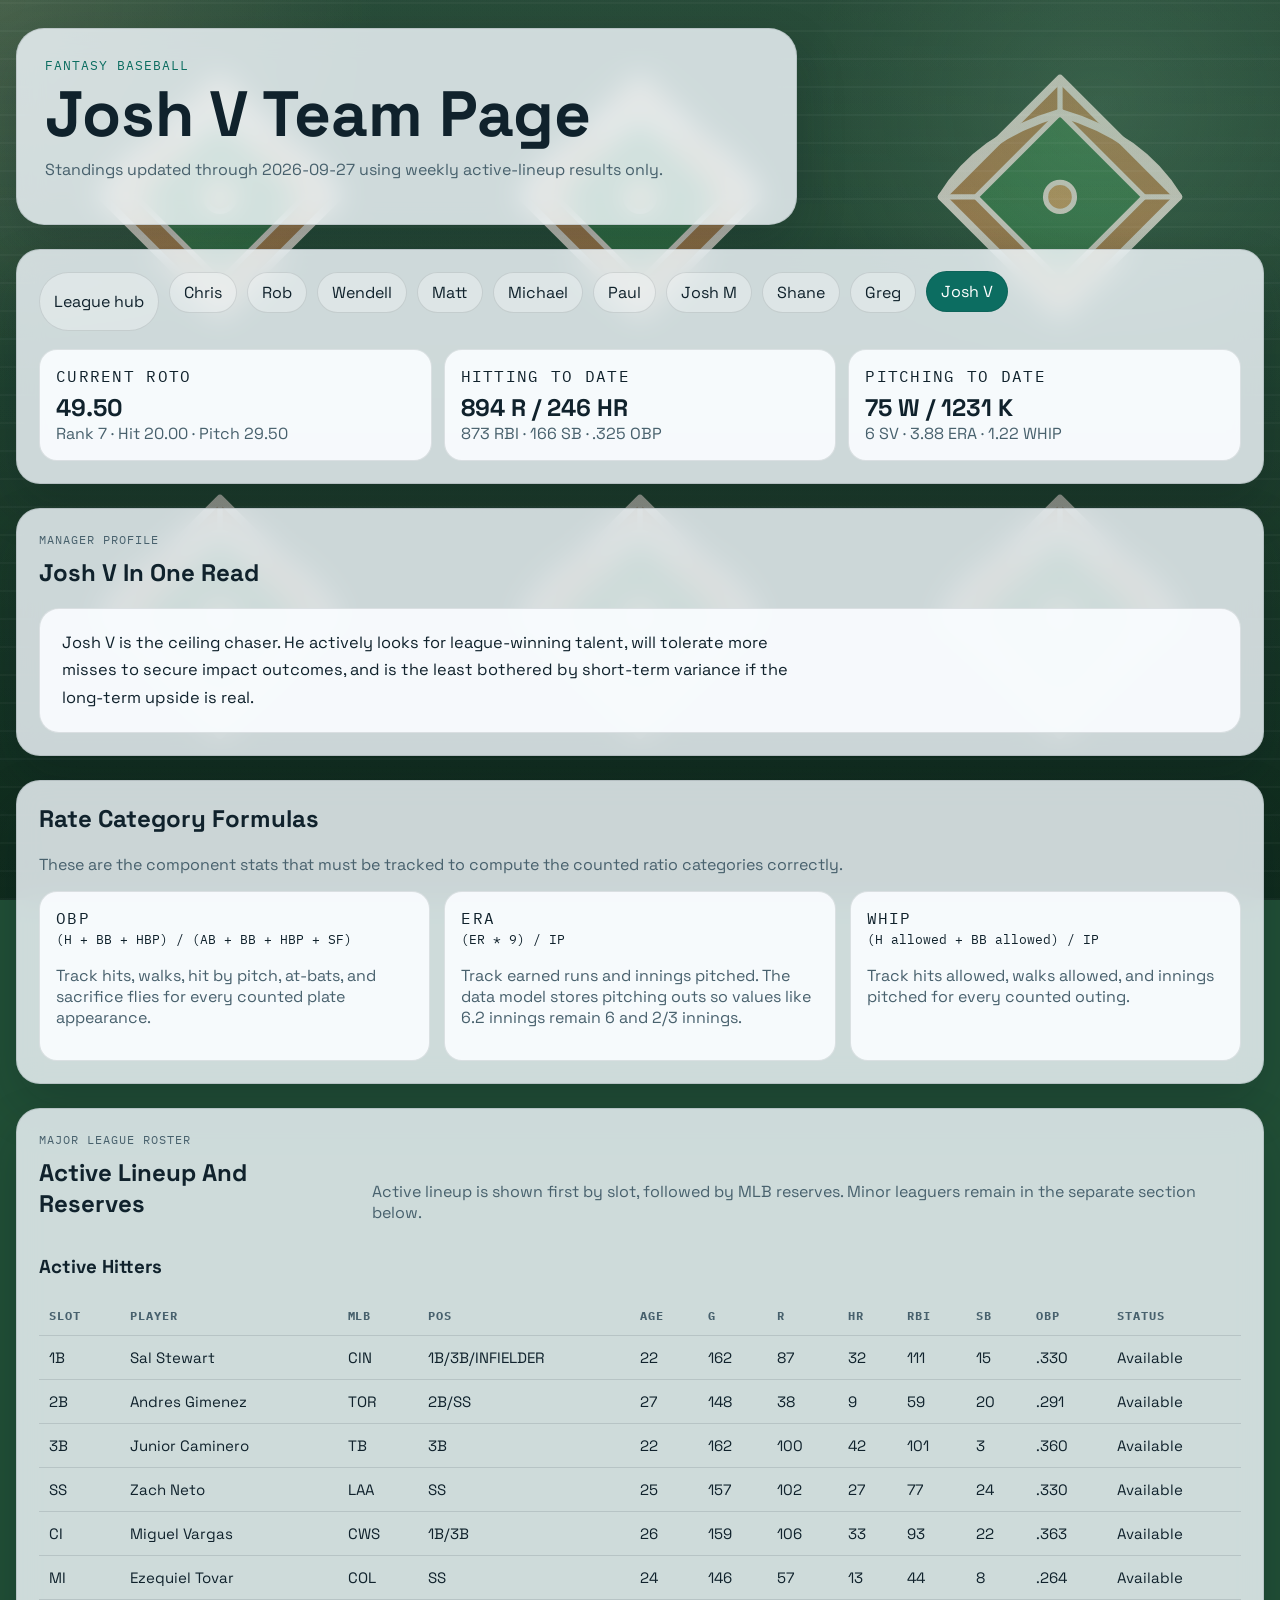
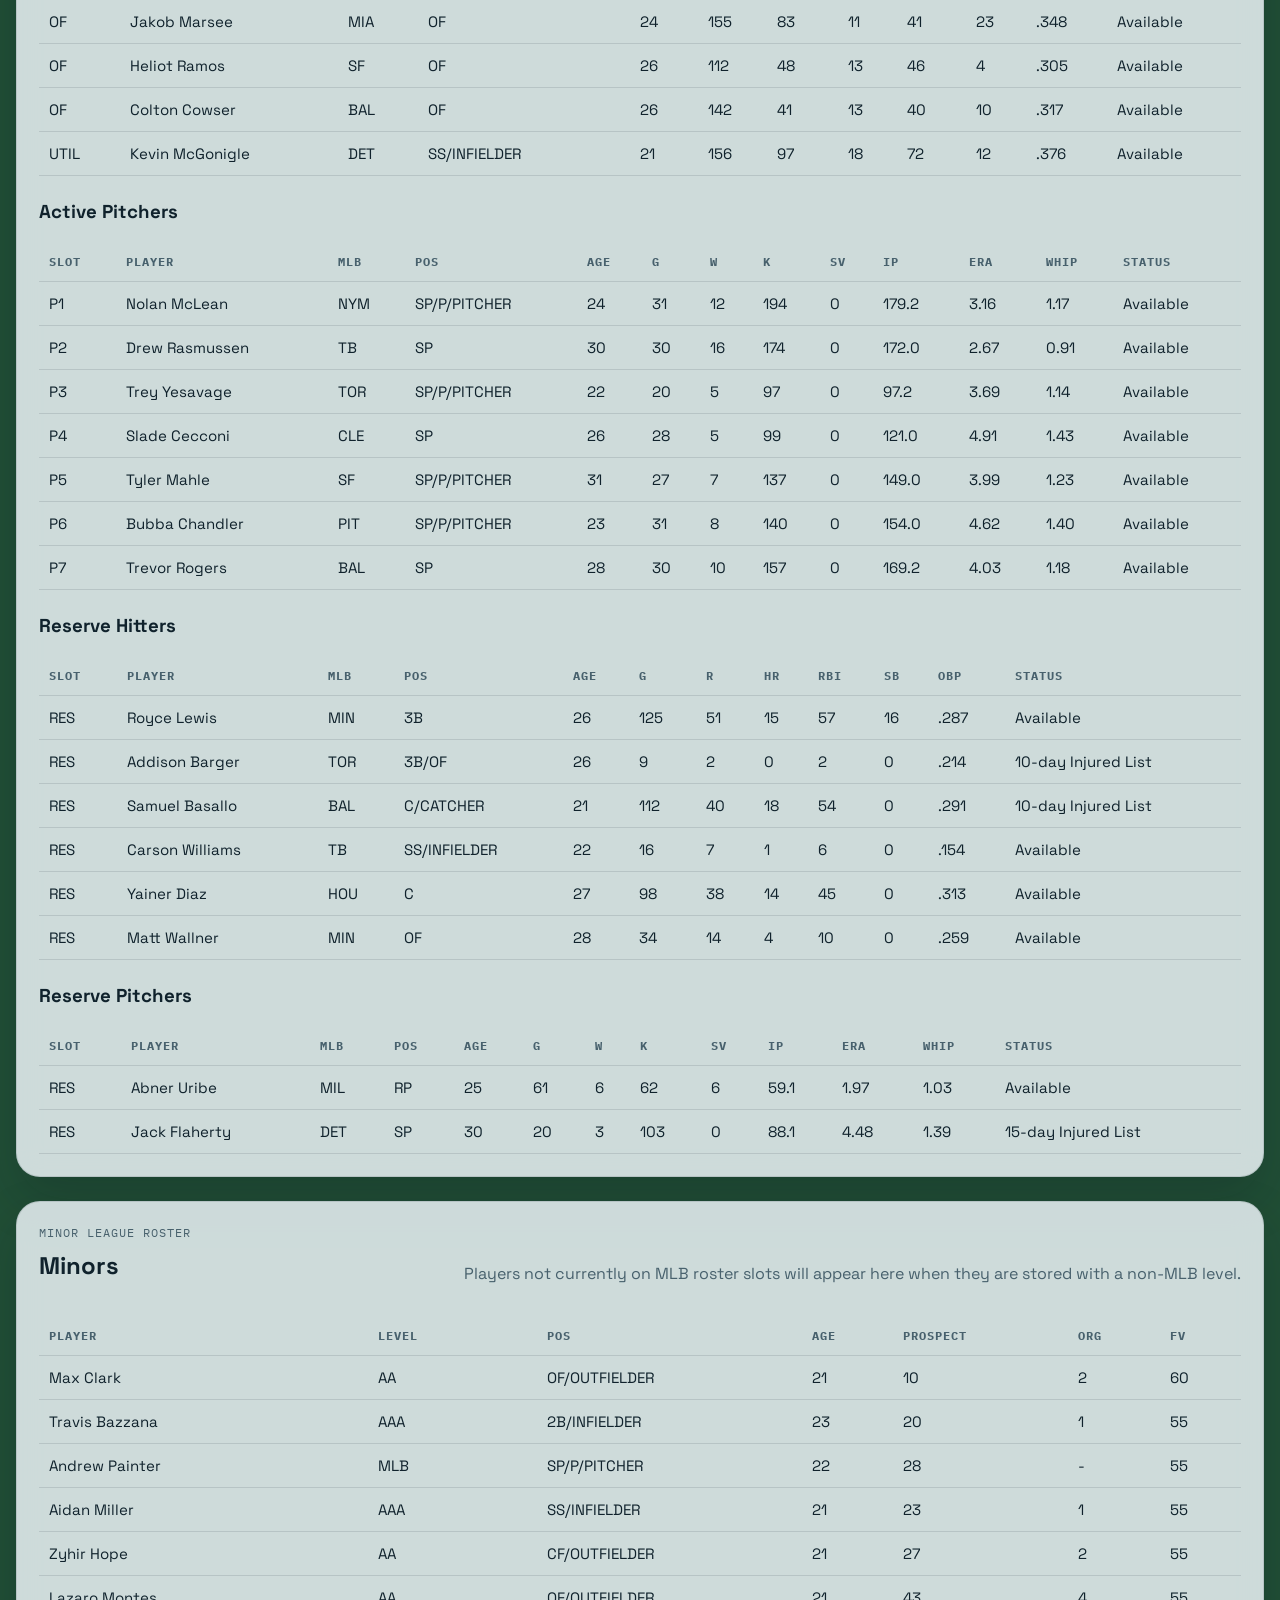
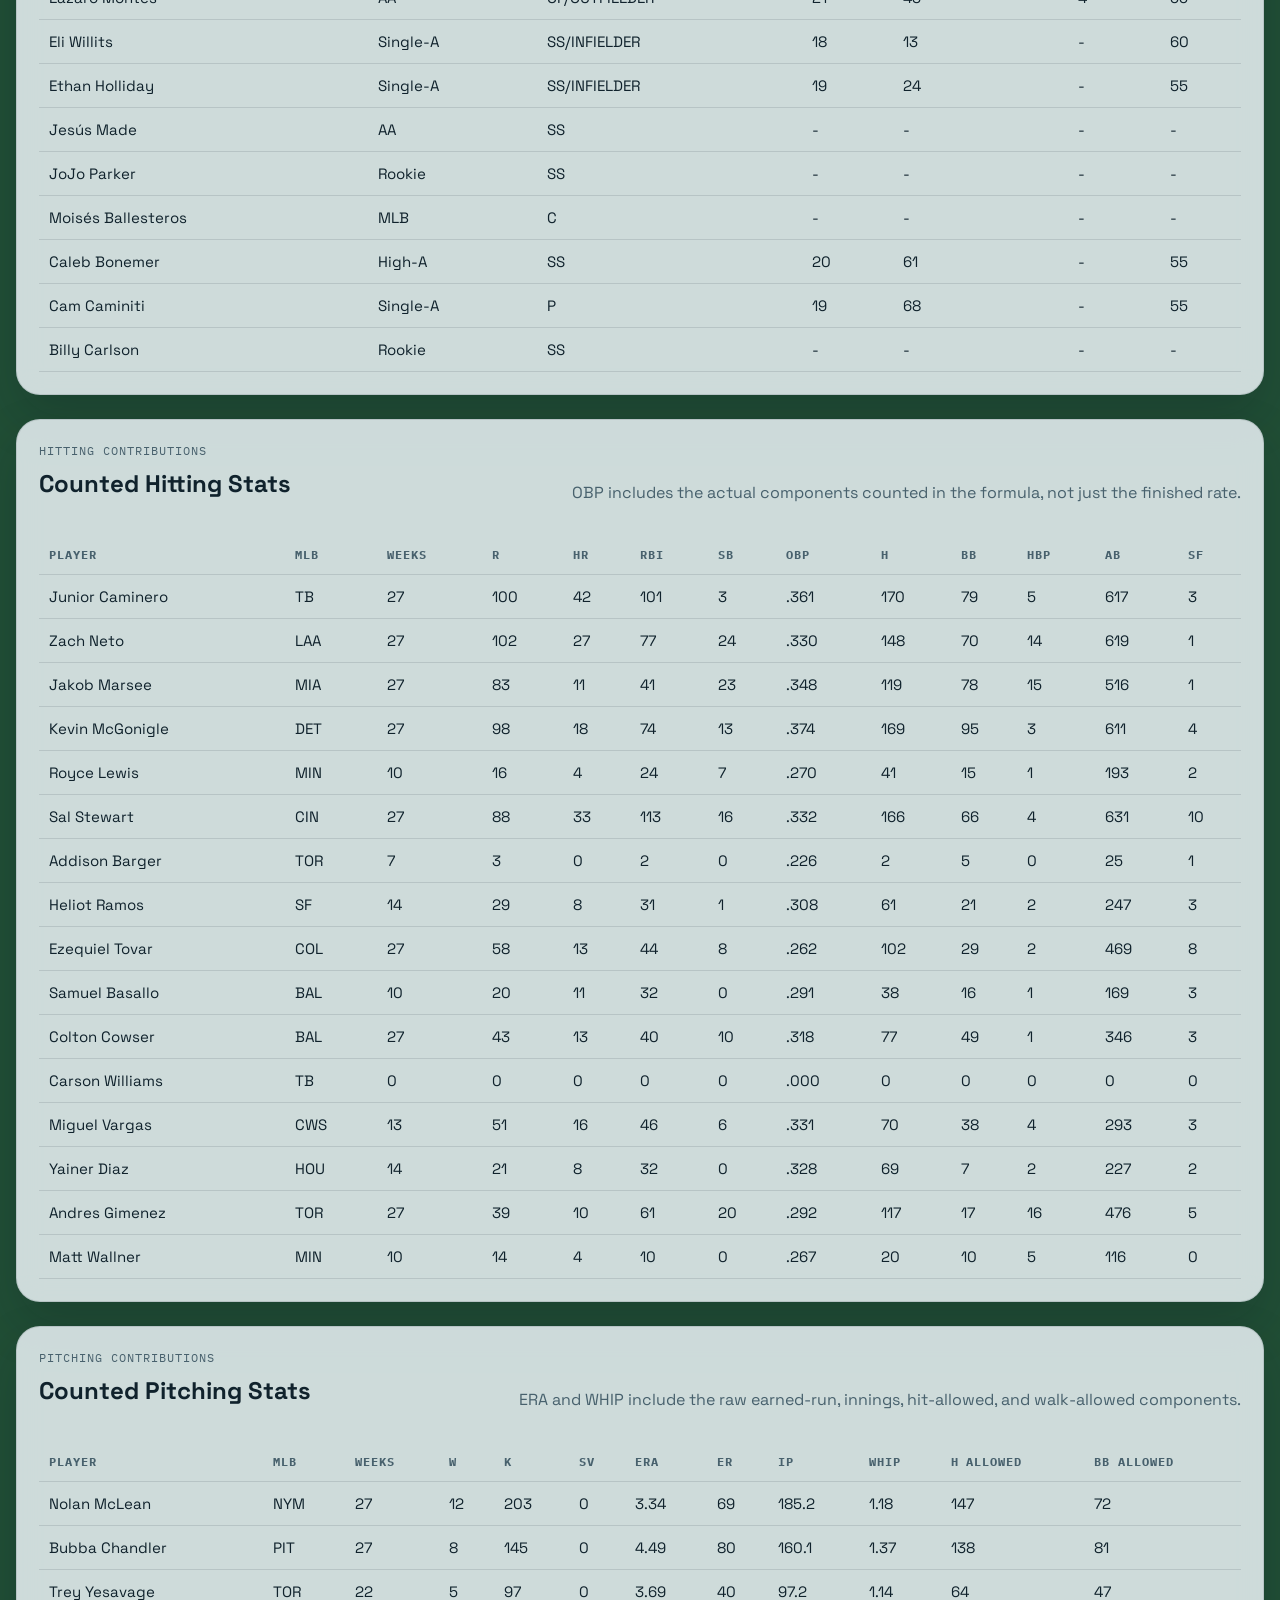
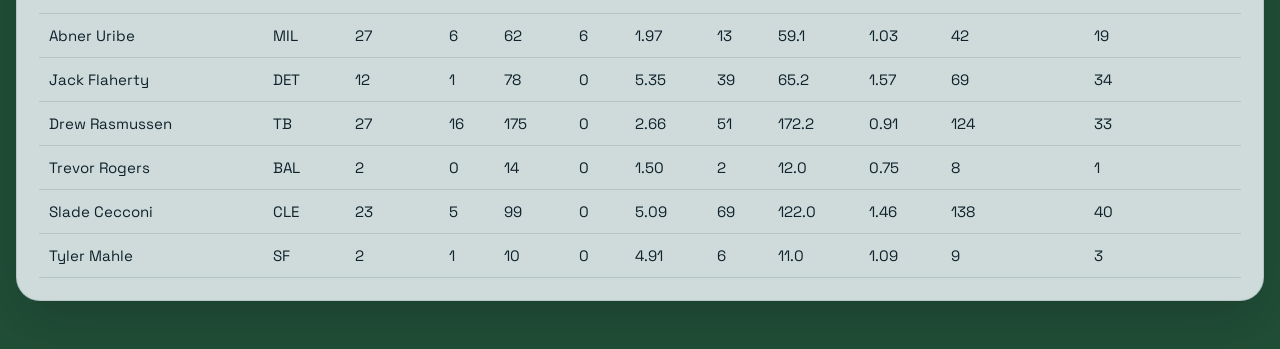
<file: docs/teams/josh-v.html>
<!doctype html>
<html lang="en"><head><meta charset="utf-8"><meta name="viewport" content="width=device-width, initial-scale=1"><title>Josh V Team Page</title><meta name="description" content="Roster, minor league slots, and category contribution details for Josh V."><link rel="preconnect" href="https://fonts.googleapis.com"><link rel="preconnect" href="https://fonts.gstatic.com" crossorigin><link href="https://fonts.googleapis.com/css2?family=IBM+Plex+Mono:wght@400;500&family=Space+Grotesk:wght@400;500;700&display=swap" rel="stylesheet"><link rel="stylesheet" href="../styles.css?v=20260327g"></head><body data-team="josh-v"><div class="page-shell"><header class="hero"><div class="hero-copy"><p class="eyebrow">Fantasy Baseball</p><h1 id="page-title">Team Page</h1><p id="page-note" class="hero-note"></p></div></header><main class="team-detail-grid"><section class="panel"><div class="detail-nav"><a class="nav-link" href="../index.html">League hub</a><div id="team-nav" class="detail-nav"></div></div><div id="team-summary" class="team-summary"></div></section><section id="manager-profile-panel" class="panel"></section><section class="panel"><div class="panel-head compact"><h2>Rate Category Formulas</h2><p>These are the component stats that must be tracked to compute the counted ratio categories correctly.</p></div><div id="formula-grid" class="formula-grid"></div></section><section class="panel"><div class="panel-head"><div><div class="section-kicker">Major League Roster</div><h2>Roster</h2></div><p>Full MLB roster with active or reserve designation based on the current lineup view.</p></div><div class="table-wrap"><table class="roster-table"><thead><tr><th>Status</th><th>Player</th><th>MLB</th><th>Pos</th><th>Age</th><th>Dyn</th><th>ADP</th><th>Status Note</th></tr></thead><tbody id="mlb-roster-body"></tbody></table></div></section><section class="panel"><div class="panel-head"><div><div class="section-kicker">Minor League Roster</div><h2>Minors</h2></div><p>Players not currently on MLB roster slots will appear here when they are stored with a non-MLB level.</p></div><div id="minor-roster-content"></div></section><section class="panel"><div class="panel-head"><div><div class="section-kicker">Hitting Contributions</div><h2>Counted Hitting Stats</h2></div><p>OBP includes the actual components counted in the formula, not just the finished rate.</p></div><div class="table-wrap"><table class="roster-table"><thead><tr><th>Player</th><th>MLB</th><th>Weeks</th><th>R</th><th>HR</th><th>RBI</th><th>SB</th><th>OBP</th><th>H</th><th>BB</th><th>HBP</th><th>AB</th><th>SF</th></tr></thead><tbody id="hitter-contributions-body"></tbody></table></div></section><section class="panel"><div class="panel-head"><div><div class="section-kicker">Pitching Contributions</div><h2>Counted Pitching Stats</h2></div><p>ERA and WHIP include the raw earned-run, innings, hit-allowed, and walk-allowed components.</p></div><div class="table-wrap"><table class="roster-table"><thead><tr><th>Player</th><th>MLB</th><th>Weeks</th><th>W</th><th>K</th><th>SV</th><th>ERA</th><th>ER</th><th>IP</th><th>WHIP</th><th>H Allowed</th><th>BB Allowed</th></tr></thead><tbody id="pitcher-contributions-body"></tbody></table></div></section></main></div><script src="../team.js?v=20260327g" defer></script></body></html>
</file>
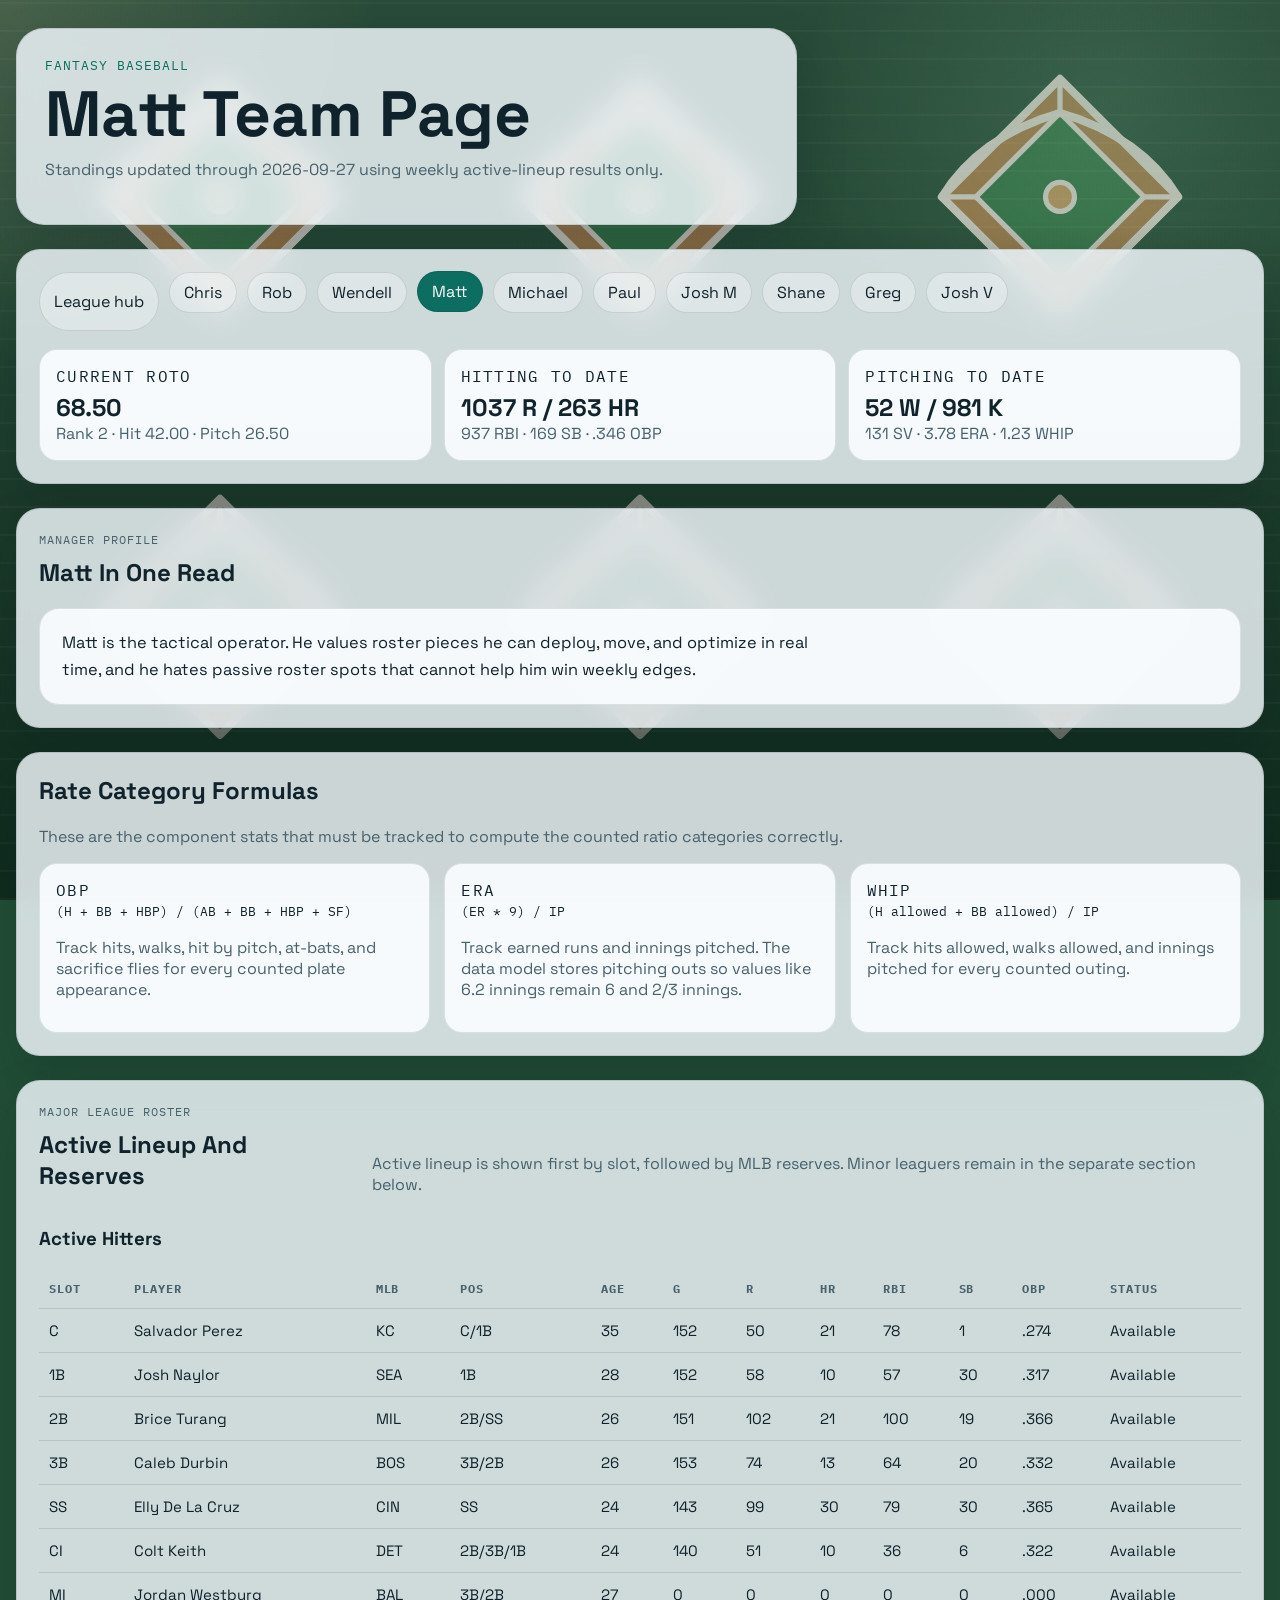
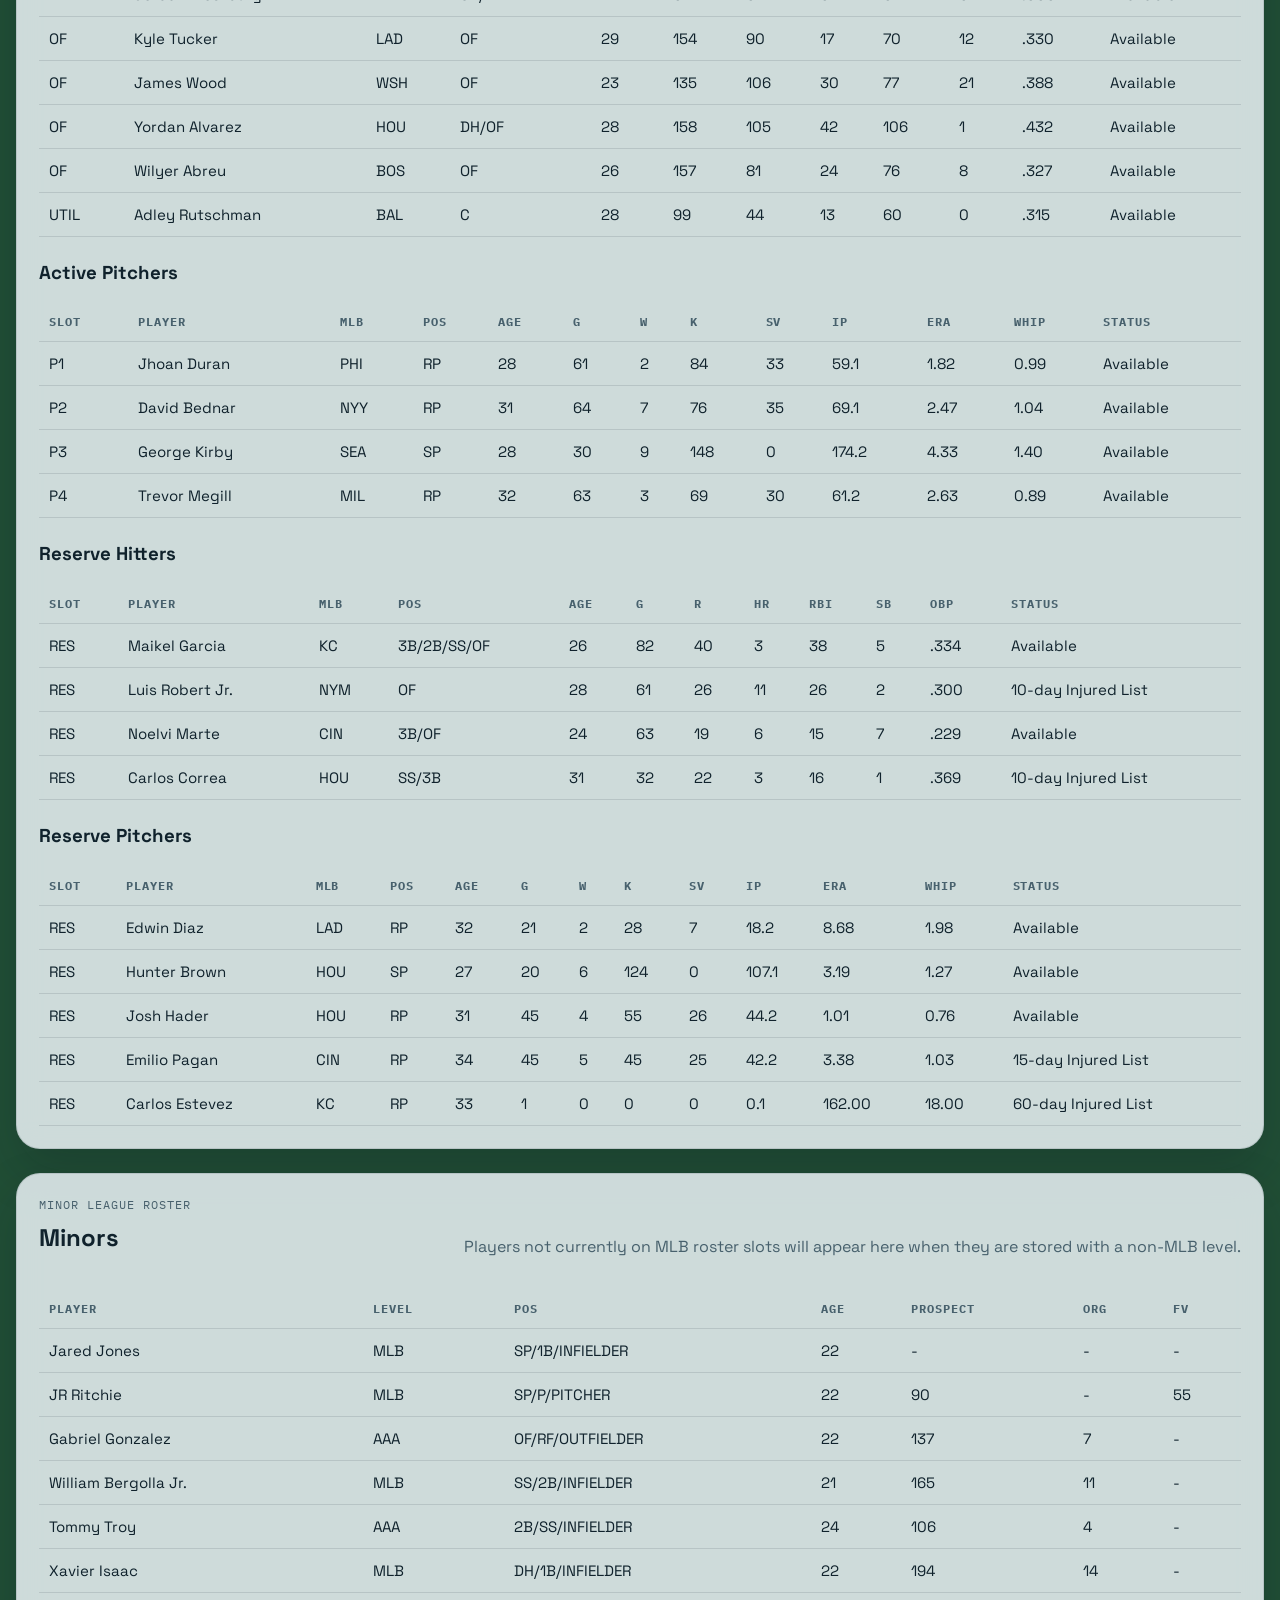
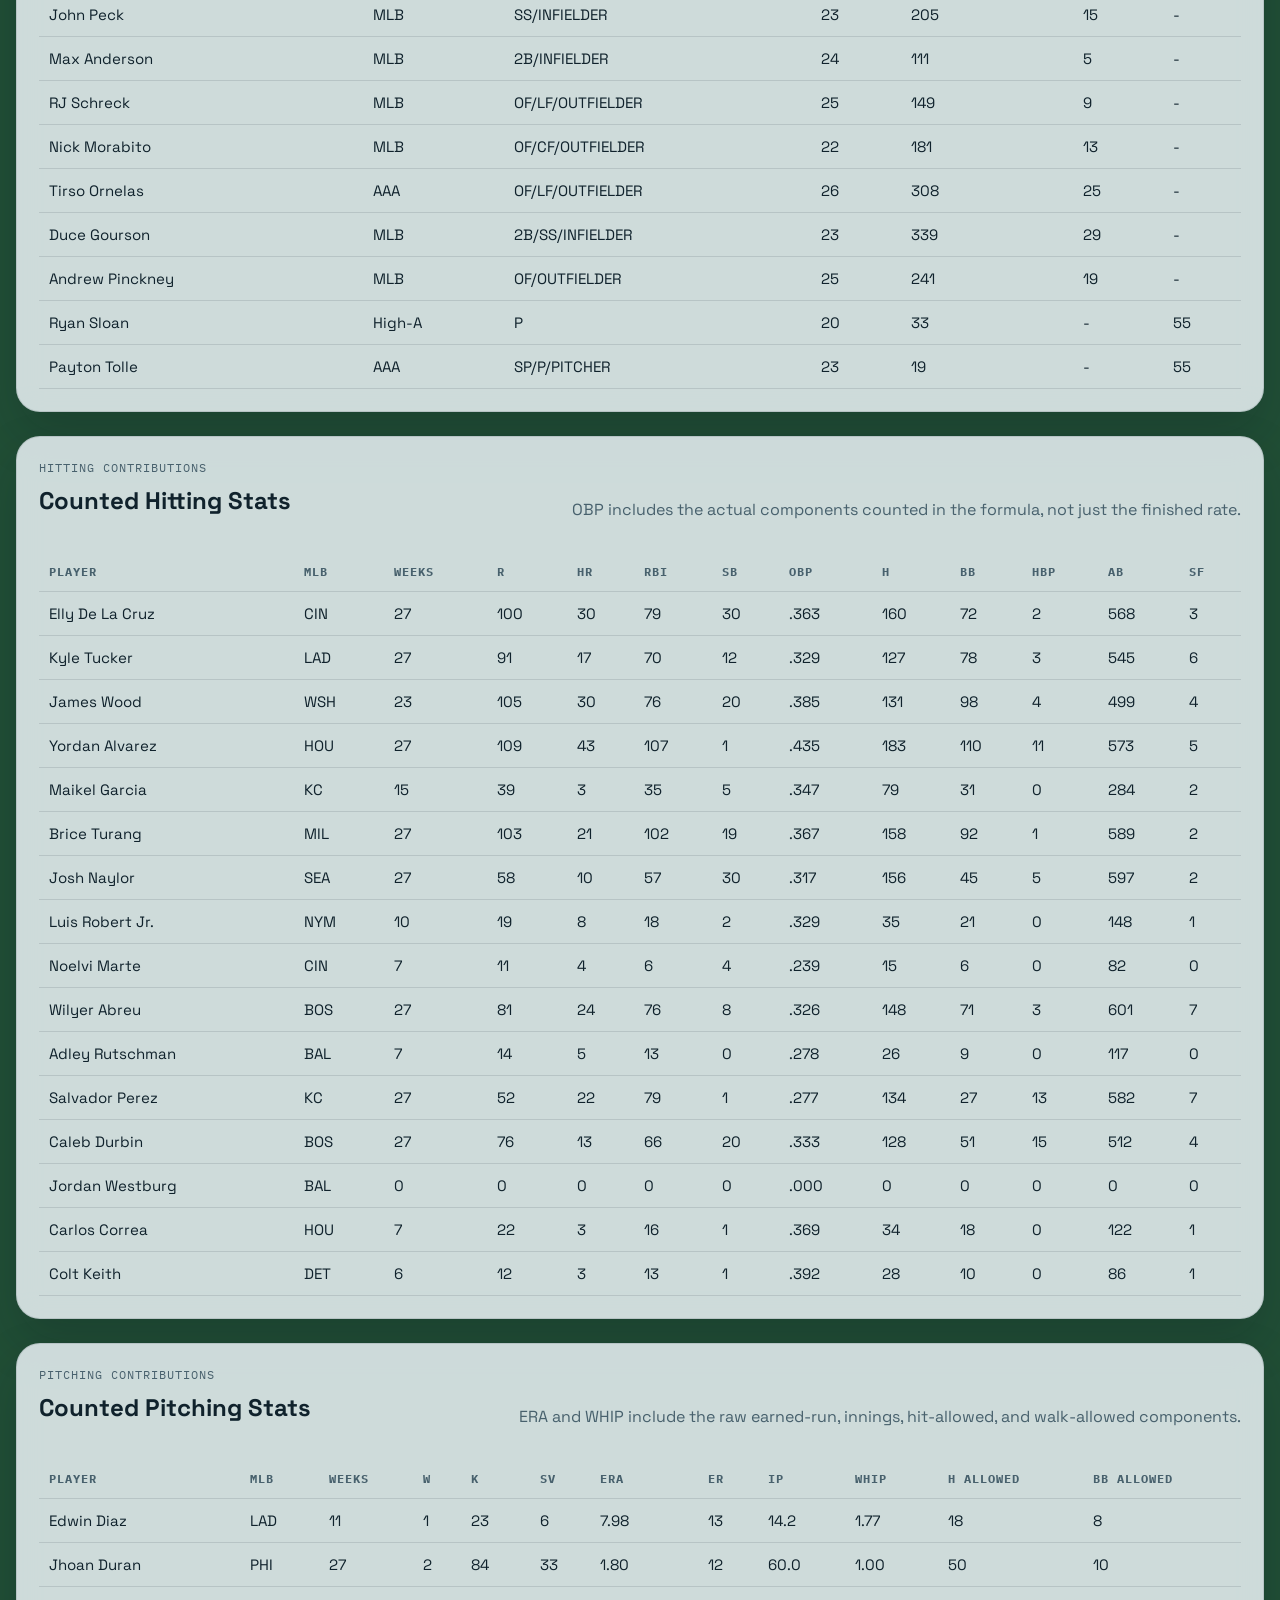
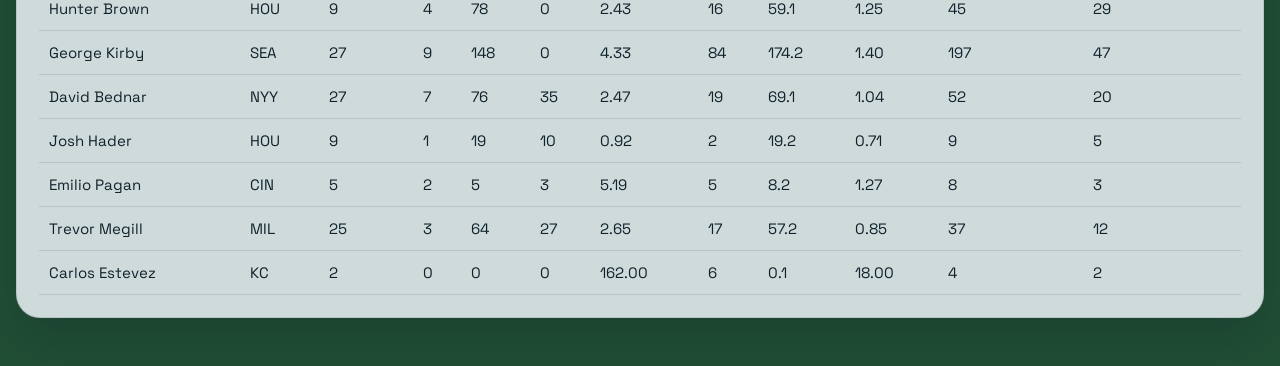
<file: docs/teams/matt.html>
<!doctype html>
<html lang="en"><head><meta charset="utf-8"><meta name="viewport" content="width=device-width, initial-scale=1"><title>Matt Team Page</title><meta name="description" content="Roster, minor league slots, and category contribution details for Matt."><link rel="preconnect" href="https://fonts.googleapis.com"><link rel="preconnect" href="https://fonts.gstatic.com" crossorigin><link href="https://fonts.googleapis.com/css2?family=IBM+Plex+Mono:wght@400;500&family=Space+Grotesk:wght@400;500;700&display=swap" rel="stylesheet"><link rel="stylesheet" href="../styles.css?v=20260327g"></head><body data-team="matt"><div class="page-shell"><header class="hero"><div class="hero-copy"><p class="eyebrow">Fantasy Baseball</p><h1 id="page-title">Team Page</h1><p id="page-note" class="hero-note"></p></div></header><main class="team-detail-grid"><section class="panel"><div class="detail-nav"><a class="nav-link" href="../index.html">League hub</a><div id="team-nav" class="detail-nav"></div></div><div id="team-summary" class="team-summary"></div></section><section id="manager-profile-panel" class="panel"></section><section class="panel"><div class="panel-head compact"><h2>Rate Category Formulas</h2><p>These are the component stats that must be tracked to compute the counted ratio categories correctly.</p></div><div id="formula-grid" class="formula-grid"></div></section><section class="panel"><div class="panel-head"><div><div class="section-kicker">Major League Roster</div><h2>Roster</h2></div><p>Full MLB roster with active or reserve designation based on the current lineup view.</p></div><div class="table-wrap"><table class="roster-table"><thead><tr><th>Status</th><th>Player</th><th>MLB</th><th>Pos</th><th>Age</th><th>Dyn</th><th>ADP</th><th>Status Note</th></tr></thead><tbody id="mlb-roster-body"></tbody></table></div></section><section class="panel"><div class="panel-head"><div><div class="section-kicker">Minor League Roster</div><h2>Minors</h2></div><p>Players not currently on MLB roster slots will appear here when they are stored with a non-MLB level.</p></div><div id="minor-roster-content"></div></section><section class="panel"><div class="panel-head"><div><div class="section-kicker">Hitting Contributions</div><h2>Counted Hitting Stats</h2></div><p>OBP includes the actual components counted in the formula, not just the finished rate.</p></div><div class="table-wrap"><table class="roster-table"><thead><tr><th>Player</th><th>MLB</th><th>Weeks</th><th>R</th><th>HR</th><th>RBI</th><th>SB</th><th>OBP</th><th>H</th><th>BB</th><th>HBP</th><th>AB</th><th>SF</th></tr></thead><tbody id="hitter-contributions-body"></tbody></table></div></section><section class="panel"><div class="panel-head"><div><div class="section-kicker">Pitching Contributions</div><h2>Counted Pitching Stats</h2></div><p>ERA and WHIP include the raw earned-run, innings, hit-allowed, and walk-allowed components.</p></div><div class="table-wrap"><table class="roster-table"><thead><tr><th>Player</th><th>MLB</th><th>Weeks</th><th>W</th><th>K</th><th>SV</th><th>ERA</th><th>ER</th><th>IP</th><th>WHIP</th><th>H Allowed</th><th>BB Allowed</th></tr></thead><tbody id="pitcher-contributions-body"></tbody></table></div></section></main></div><script src="../team.js?v=20260327g" defer></script></body></html>
</file>
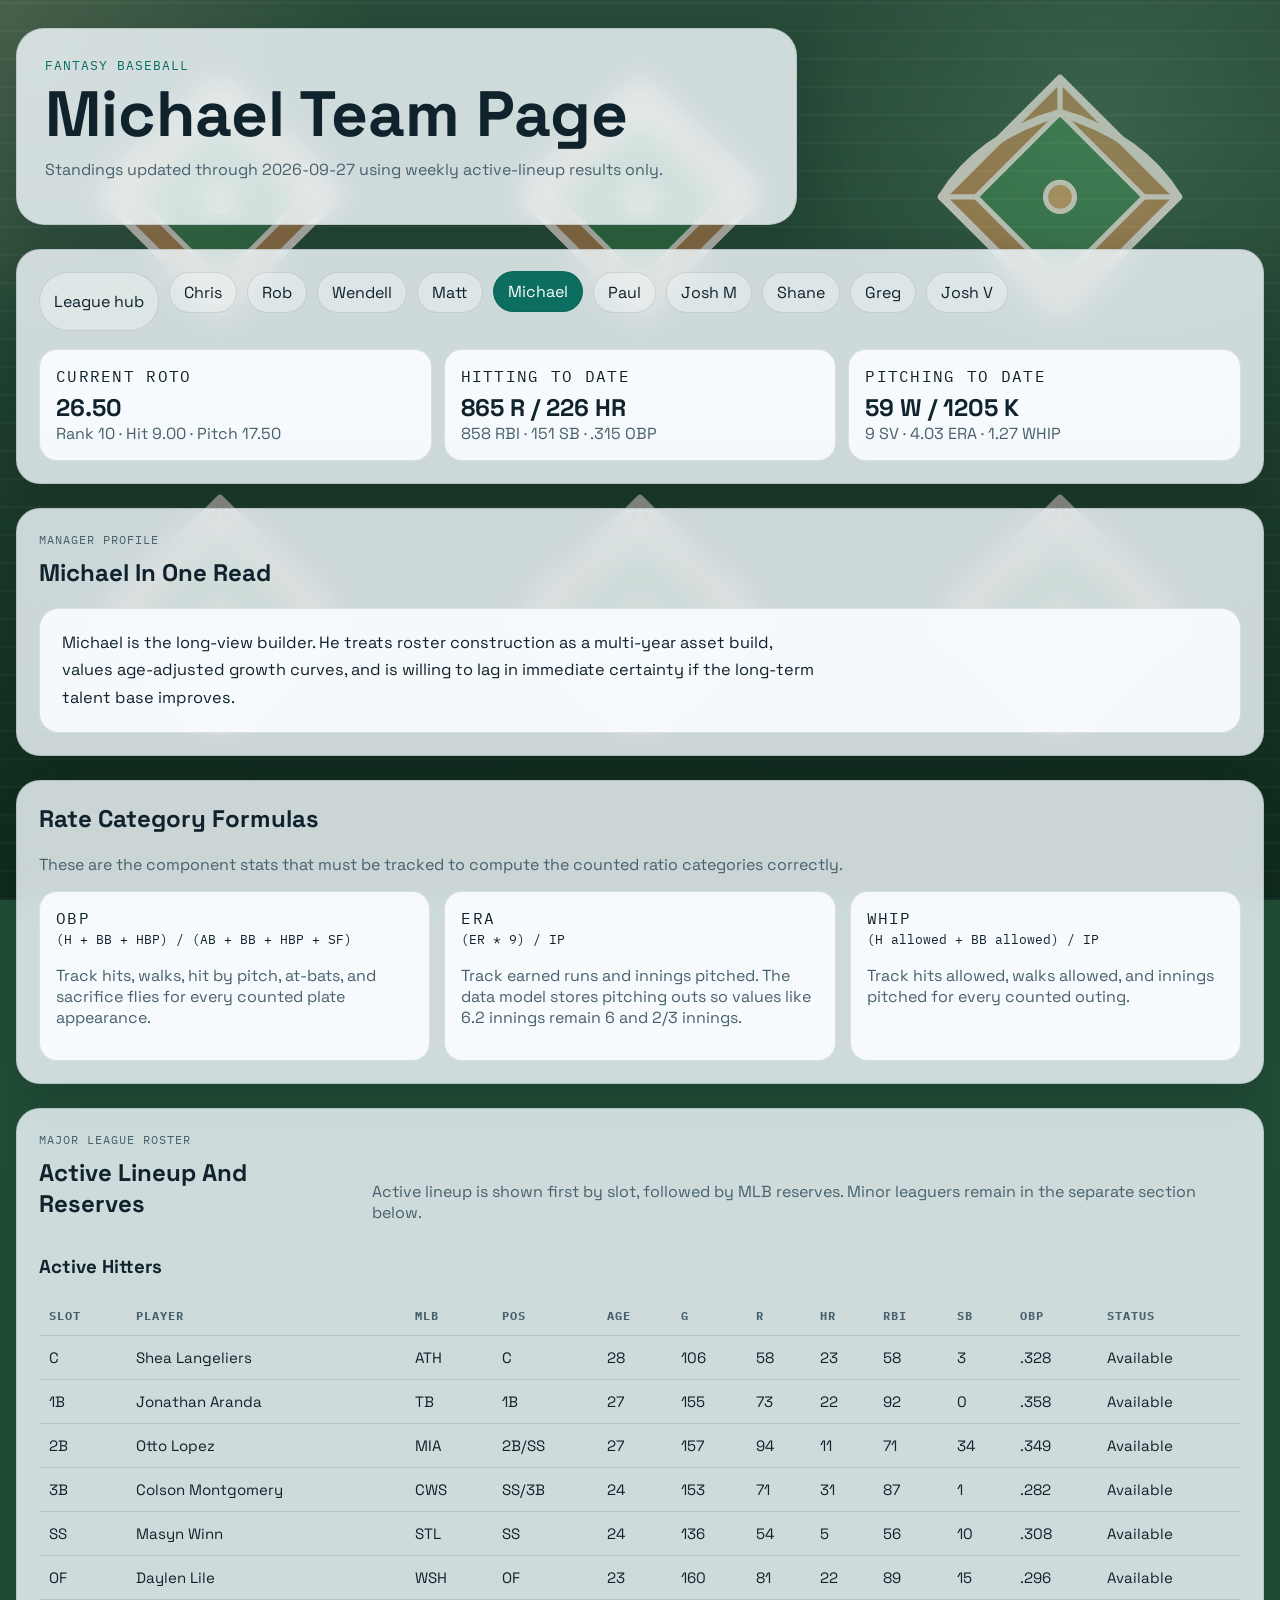
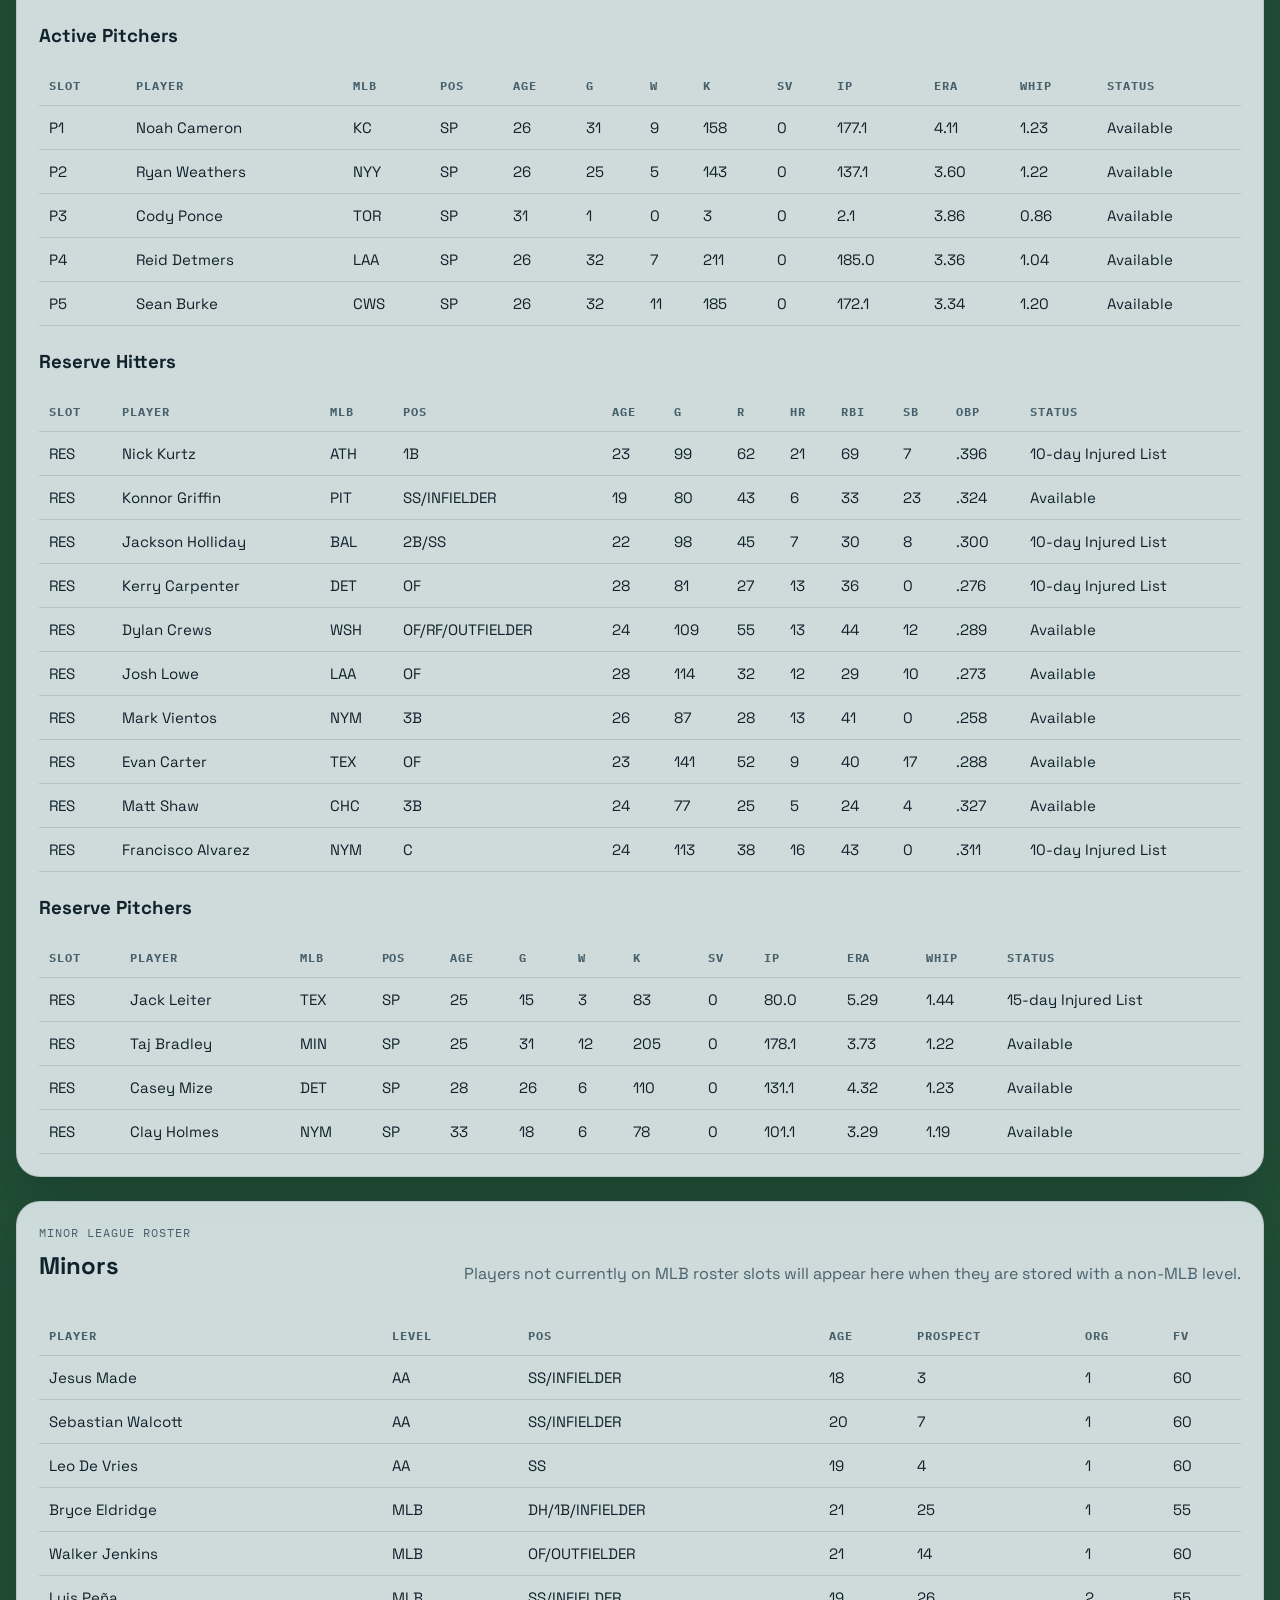
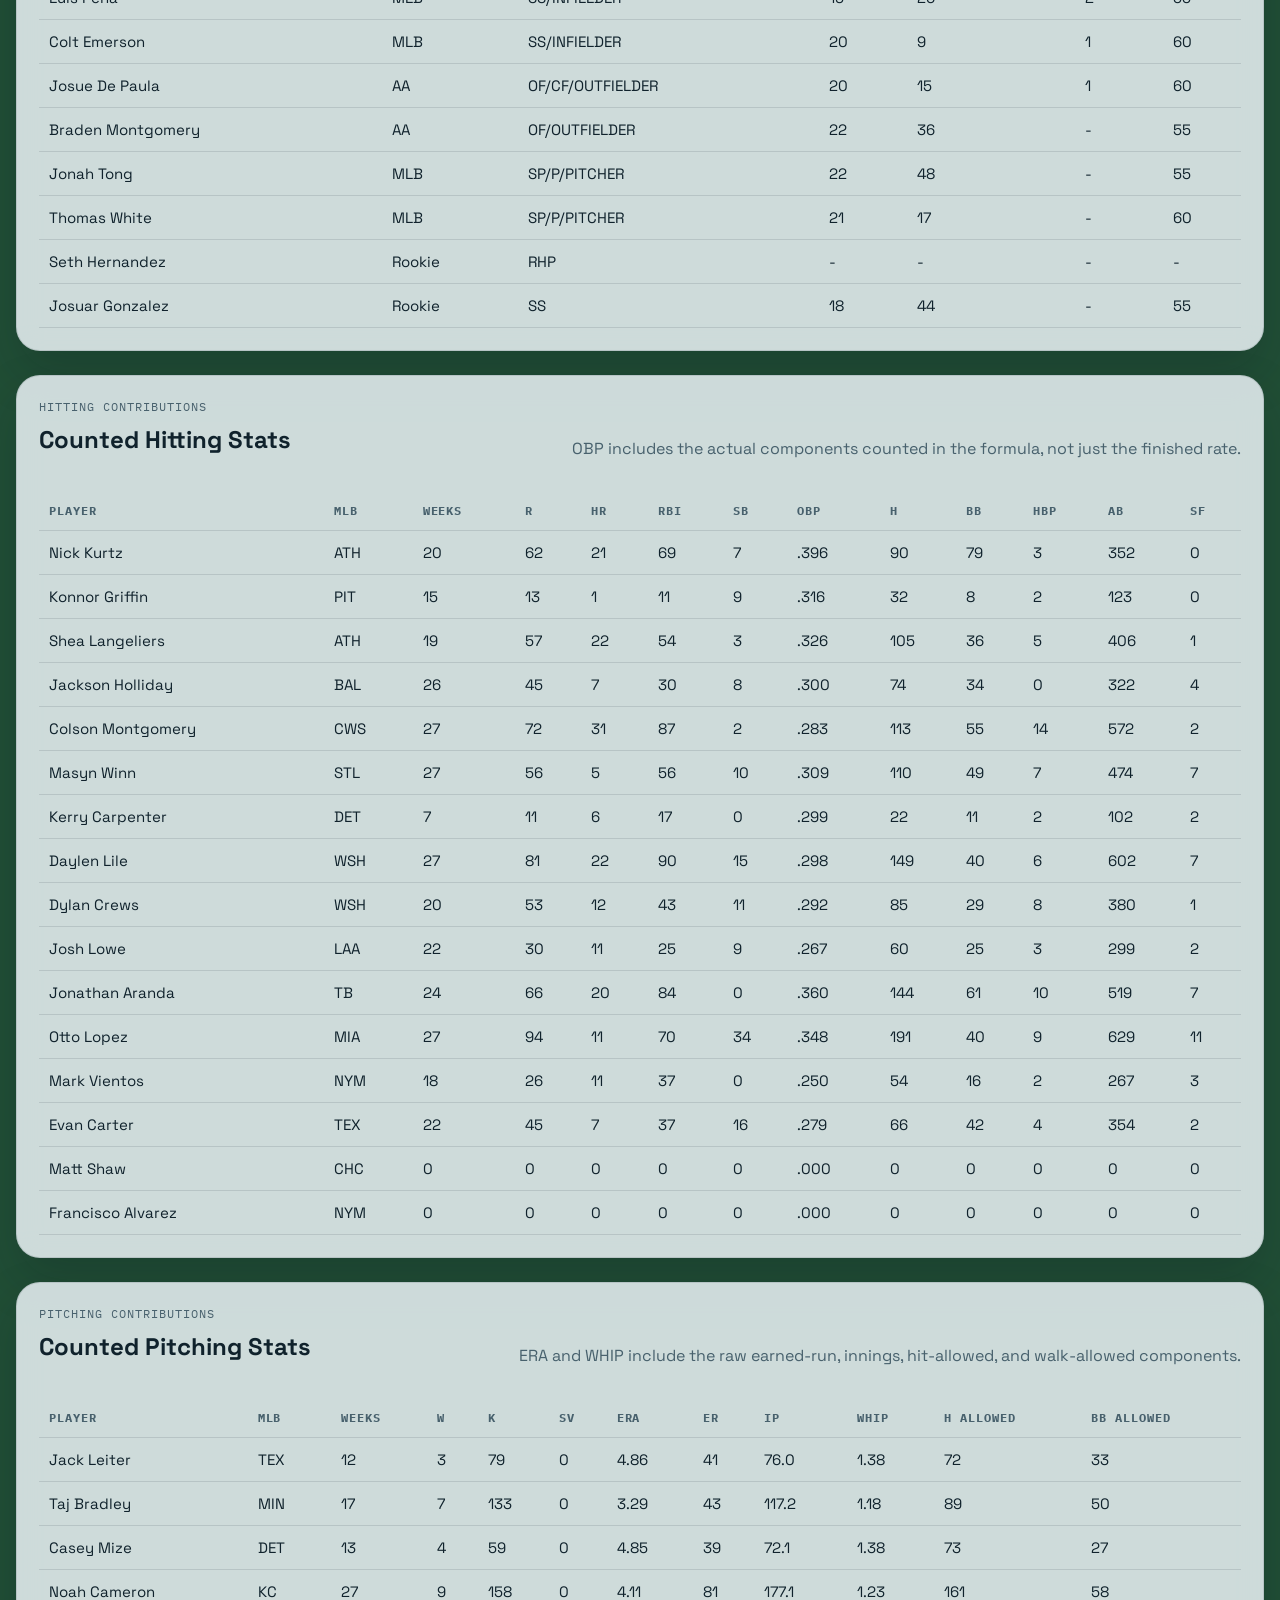
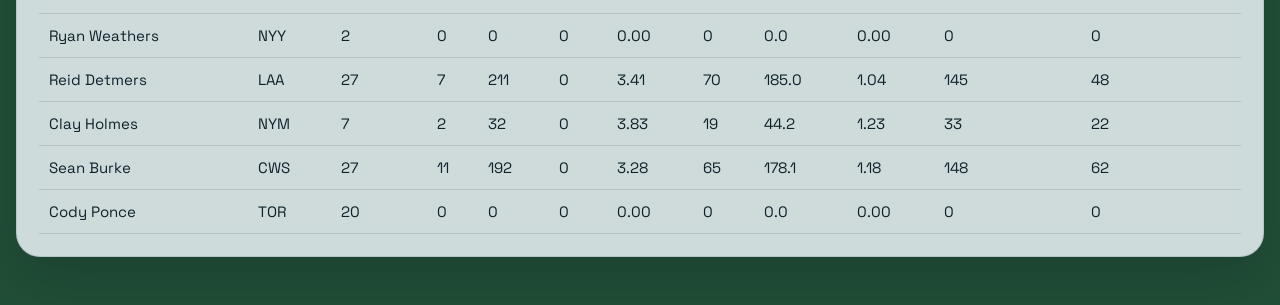
<file: docs/teams/michael.html>
<!doctype html>
<html lang="en"><head><meta charset="utf-8"><meta name="viewport" content="width=device-width, initial-scale=1"><title>Michael Team Page</title><meta name="description" content="Roster, minor league slots, and category contribution details for Michael."><link rel="preconnect" href="https://fonts.googleapis.com"><link rel="preconnect" href="https://fonts.gstatic.com" crossorigin><link href="https://fonts.googleapis.com/css2?family=IBM+Plex+Mono:wght@400;500&family=Space+Grotesk:wght@400;500;700&display=swap" rel="stylesheet"><link rel="stylesheet" href="../styles.css?v=20260327g"></head><body data-team="michael"><div class="page-shell"><header class="hero"><div class="hero-copy"><p class="eyebrow">Fantasy Baseball</p><h1 id="page-title">Team Page</h1><p id="page-note" class="hero-note"></p></div></header><main class="team-detail-grid"><section class="panel"><div class="detail-nav"><a class="nav-link" href="../index.html">League hub</a><div id="team-nav" class="detail-nav"></div></div><div id="team-summary" class="team-summary"></div></section><section id="manager-profile-panel" class="panel"></section><section class="panel"><div class="panel-head compact"><h2>Rate Category Formulas</h2><p>These are the component stats that must be tracked to compute the counted ratio categories correctly.</p></div><div id="formula-grid" class="formula-grid"></div></section><section class="panel"><div class="panel-head"><div><div class="section-kicker">Major League Roster</div><h2>Roster</h2></div><p>Full MLB roster with active or reserve designation based on the current lineup view.</p></div><div class="table-wrap"><table class="roster-table"><thead><tr><th>Status</th><th>Player</th><th>MLB</th><th>Pos</th><th>Age</th><th>Dyn</th><th>ADP</th><th>Status Note</th></tr></thead><tbody id="mlb-roster-body"></tbody></table></div></section><section class="panel"><div class="panel-head"><div><div class="section-kicker">Minor League Roster</div><h2>Minors</h2></div><p>Players not currently on MLB roster slots will appear here when they are stored with a non-MLB level.</p></div><div id="minor-roster-content"></div></section><section class="panel"><div class="panel-head"><div><div class="section-kicker">Hitting Contributions</div><h2>Counted Hitting Stats</h2></div><p>OBP includes the actual components counted in the formula, not just the finished rate.</p></div><div class="table-wrap"><table class="roster-table"><thead><tr><th>Player</th><th>MLB</th><th>Weeks</th><th>R</th><th>HR</th><th>RBI</th><th>SB</th><th>OBP</th><th>H</th><th>BB</th><th>HBP</th><th>AB</th><th>SF</th></tr></thead><tbody id="hitter-contributions-body"></tbody></table></div></section><section class="panel"><div class="panel-head"><div><div class="section-kicker">Pitching Contributions</div><h2>Counted Pitching Stats</h2></div><p>ERA and WHIP include the raw earned-run, innings, hit-allowed, and walk-allowed components.</p></div><div class="table-wrap"><table class="roster-table"><thead><tr><th>Player</th><th>MLB</th><th>Weeks</th><th>W</th><th>K</th><th>SV</th><th>ERA</th><th>ER</th><th>IP</th><th>WHIP</th><th>H Allowed</th><th>BB Allowed</th></tr></thead><tbody id="pitcher-contributions-body"></tbody></table></div></section></main></div><script src="../team.js?v=20260327g" defer></script></body></html>
</file>
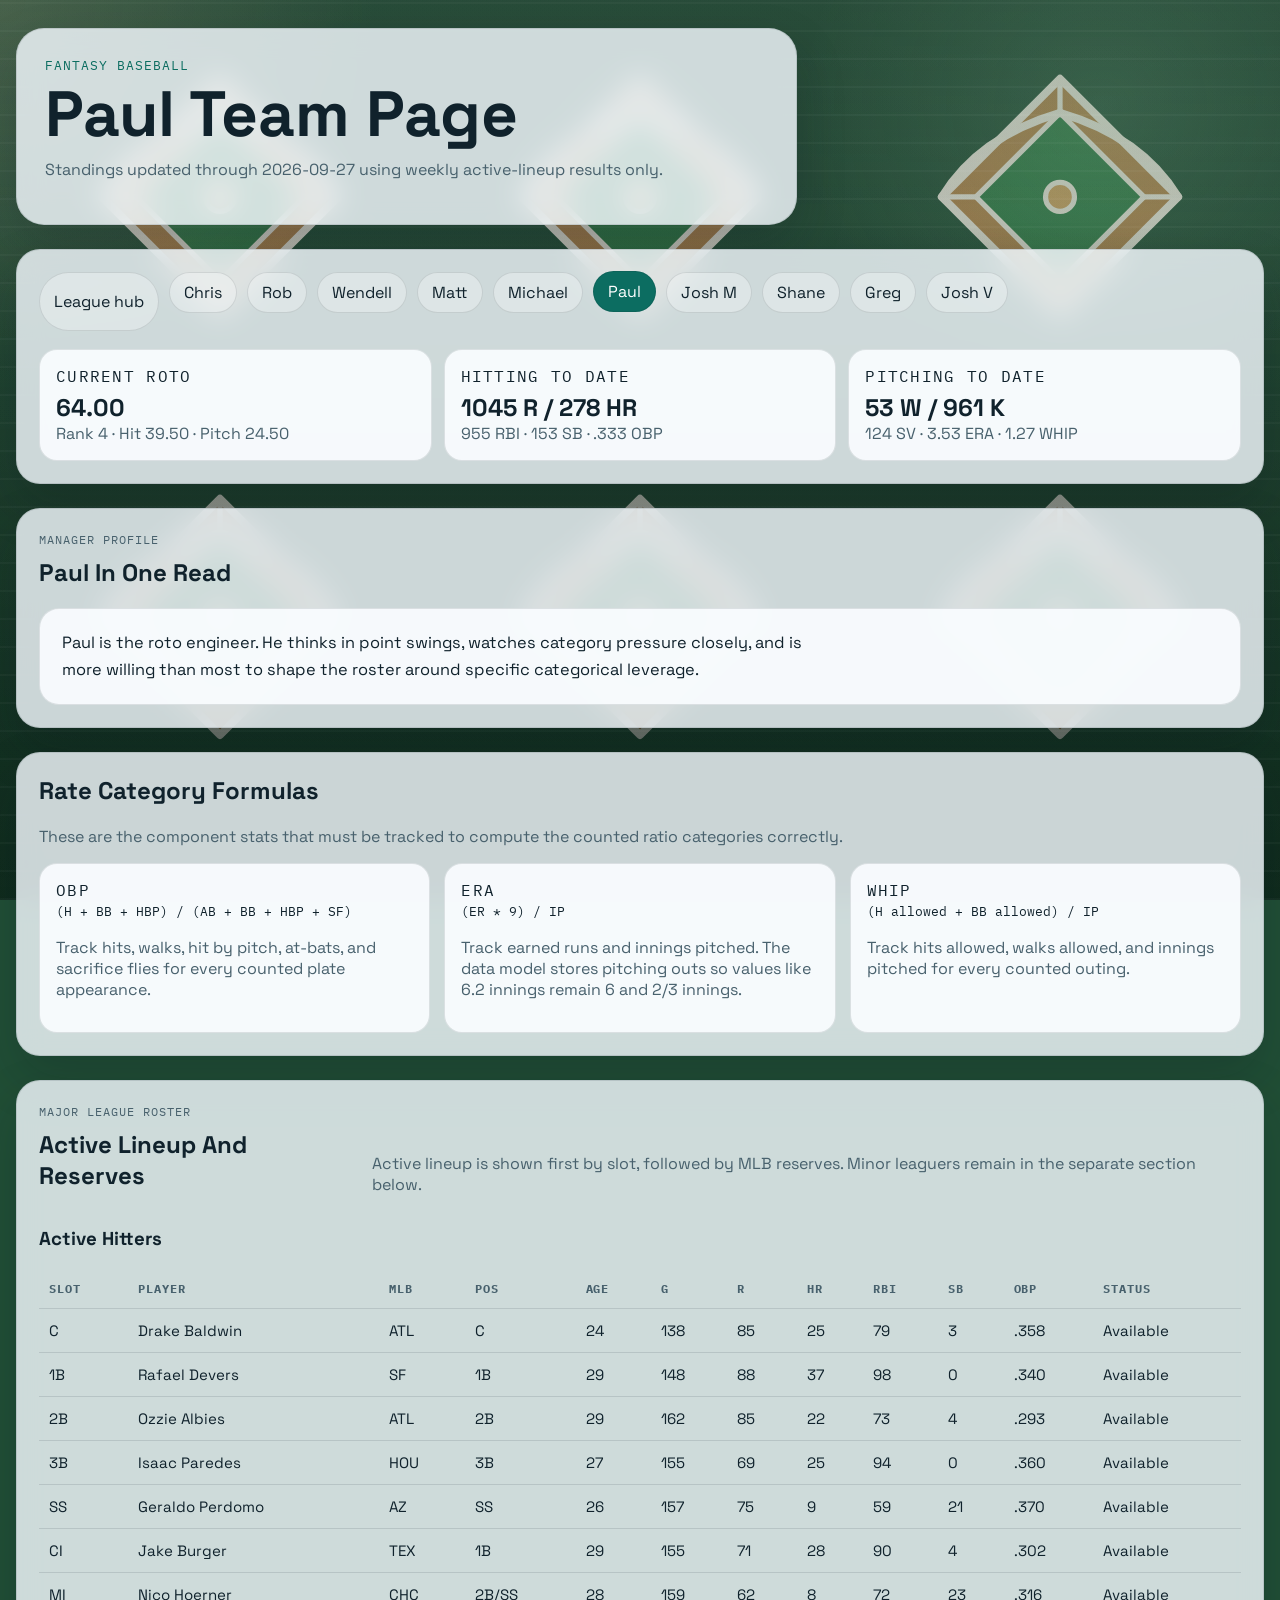
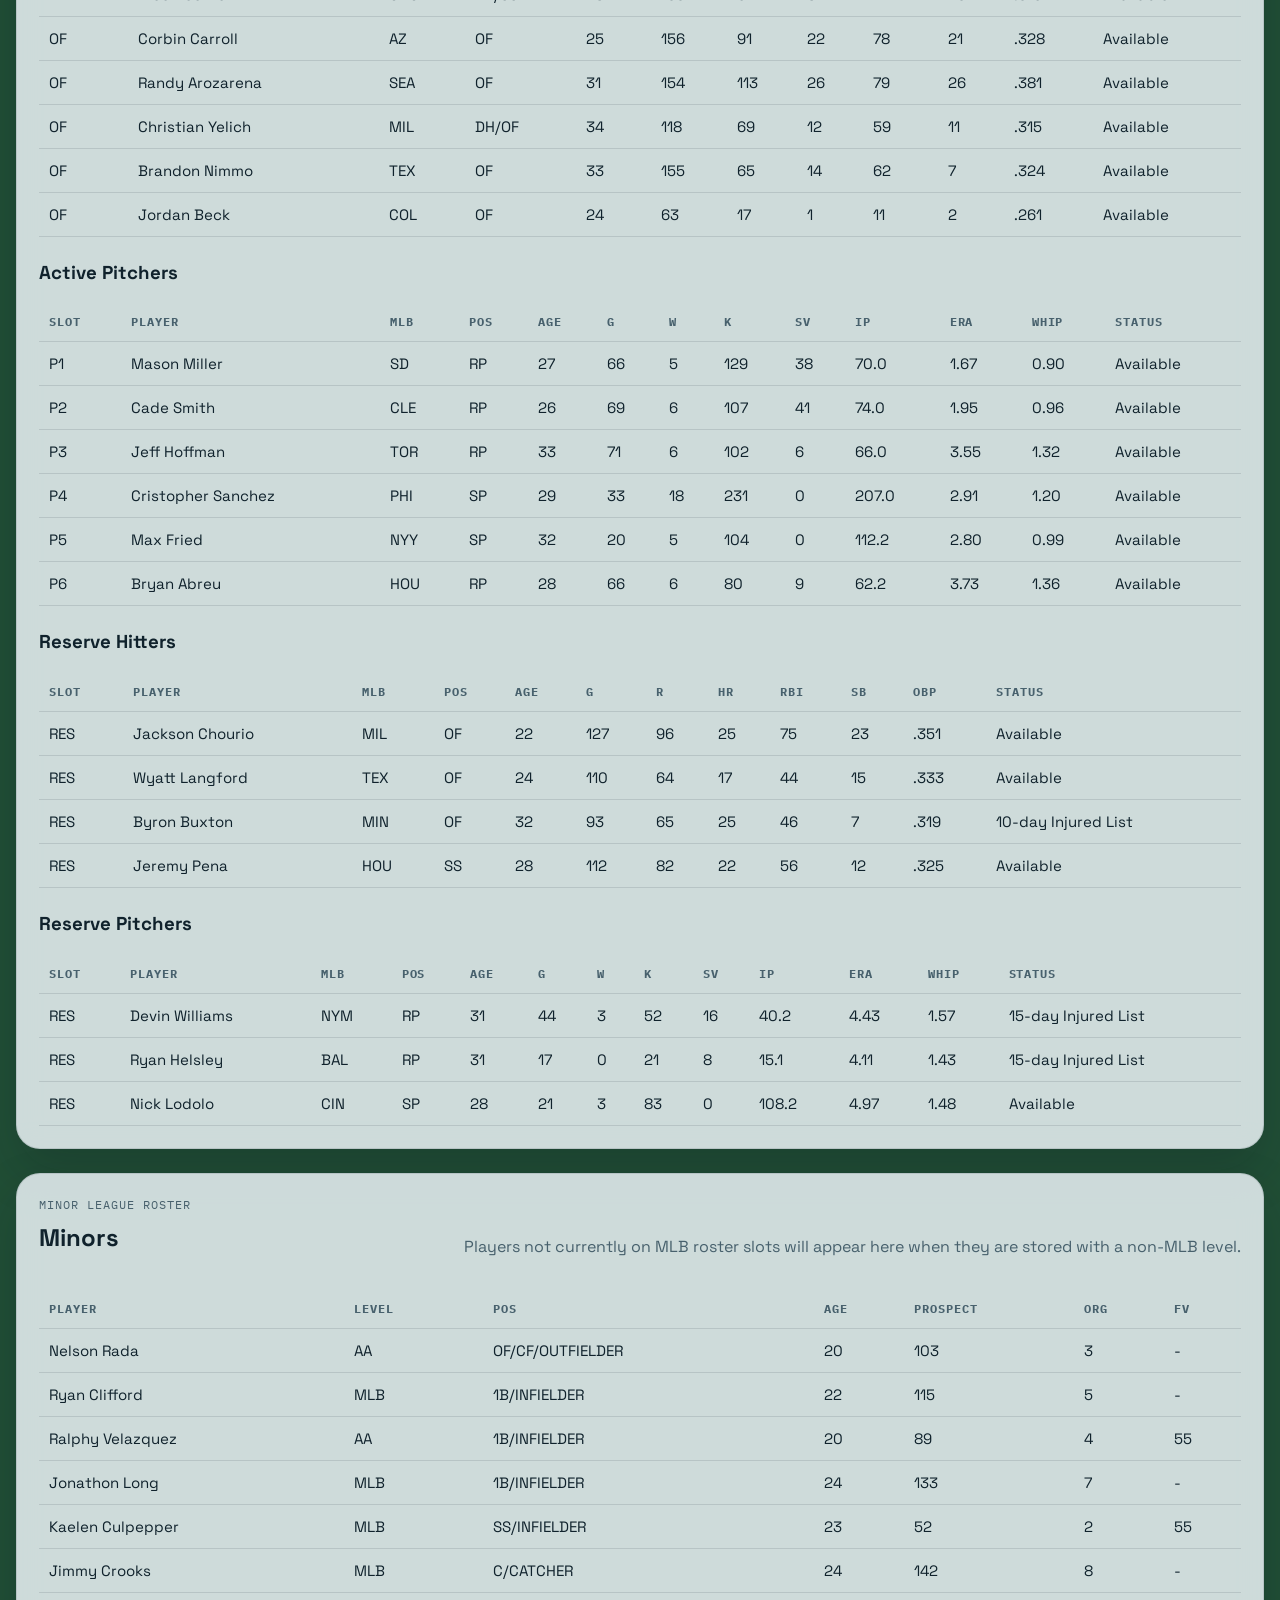
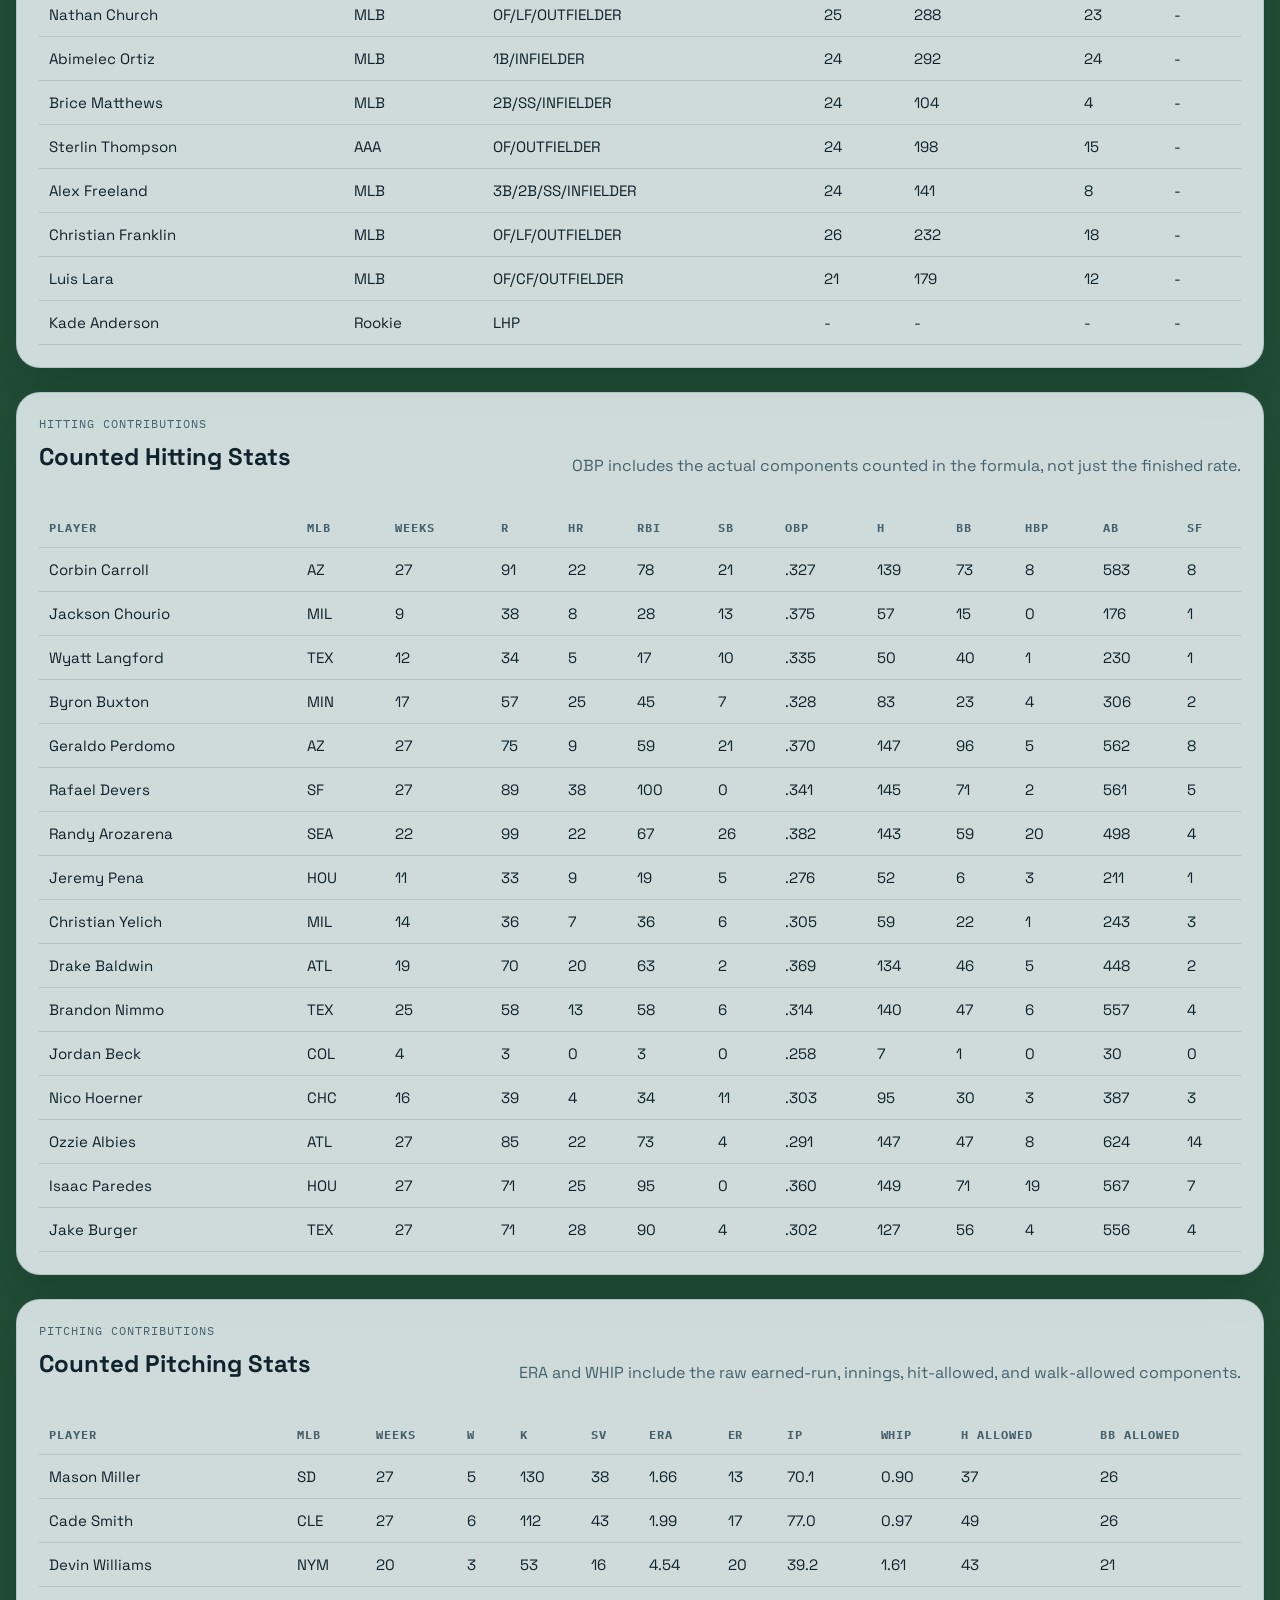
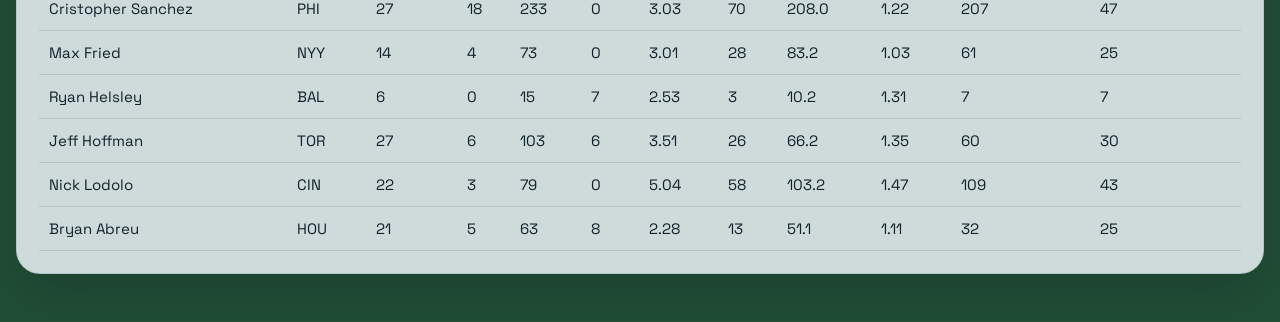
<file: docs/teams/paul.html>
<!doctype html>
<html lang="en"><head><meta charset="utf-8"><meta name="viewport" content="width=device-width, initial-scale=1"><title>Paul Team Page</title><meta name="description" content="Roster, minor league slots, and category contribution details for Paul."><link rel="preconnect" href="https://fonts.googleapis.com"><link rel="preconnect" href="https://fonts.gstatic.com" crossorigin><link href="https://fonts.googleapis.com/css2?family=IBM+Plex+Mono:wght@400;500&family=Space+Grotesk:wght@400;500;700&display=swap" rel="stylesheet"><link rel="stylesheet" href="../styles.css?v=20260327g"></head><body data-team="paul"><div class="page-shell"><header class="hero"><div class="hero-copy"><p class="eyebrow">Fantasy Baseball</p><h1 id="page-title">Team Page</h1><p id="page-note" class="hero-note"></p></div></header><main class="team-detail-grid"><section class="panel"><div class="detail-nav"><a class="nav-link" href="../index.html">League hub</a><div id="team-nav" class="detail-nav"></div></div><div id="team-summary" class="team-summary"></div></section><section id="manager-profile-panel" class="panel"></section><section class="panel"><div class="panel-head compact"><h2>Rate Category Formulas</h2><p>These are the component stats that must be tracked to compute the counted ratio categories correctly.</p></div><div id="formula-grid" class="formula-grid"></div></section><section class="panel"><div class="panel-head"><div><div class="section-kicker">Major League Roster</div><h2>Roster</h2></div><p>Full MLB roster with active or reserve designation based on the current lineup view.</p></div><div class="table-wrap"><table class="roster-table"><thead><tr><th>Status</th><th>Player</th><th>MLB</th><th>Pos</th><th>Age</th><th>Dyn</th><th>ADP</th><th>Status Note</th></tr></thead><tbody id="mlb-roster-body"></tbody></table></div></section><section class="panel"><div class="panel-head"><div><div class="section-kicker">Minor League Roster</div><h2>Minors</h2></div><p>Players not currently on MLB roster slots will appear here when they are stored with a non-MLB level.</p></div><div id="minor-roster-content"></div></section><section class="panel"><div class="panel-head"><div><div class="section-kicker">Hitting Contributions</div><h2>Counted Hitting Stats</h2></div><p>OBP includes the actual components counted in the formula, not just the finished rate.</p></div><div class="table-wrap"><table class="roster-table"><thead><tr><th>Player</th><th>MLB</th><th>Weeks</th><th>R</th><th>HR</th><th>RBI</th><th>SB</th><th>OBP</th><th>H</th><th>BB</th><th>HBP</th><th>AB</th><th>SF</th></tr></thead><tbody id="hitter-contributions-body"></tbody></table></div></section><section class="panel"><div class="panel-head"><div><div class="section-kicker">Pitching Contributions</div><h2>Counted Pitching Stats</h2></div><p>ERA and WHIP include the raw earned-run, innings, hit-allowed, and walk-allowed components.</p></div><div class="table-wrap"><table class="roster-table"><thead><tr><th>Player</th><th>MLB</th><th>Weeks</th><th>W</th><th>K</th><th>SV</th><th>ERA</th><th>ER</th><th>IP</th><th>WHIP</th><th>H Allowed</th><th>BB Allowed</th></tr></thead><tbody id="pitcher-contributions-body"></tbody></table></div></section></main></div><script src="../team.js?v=20260327g" defer></script></body></html>
</file>
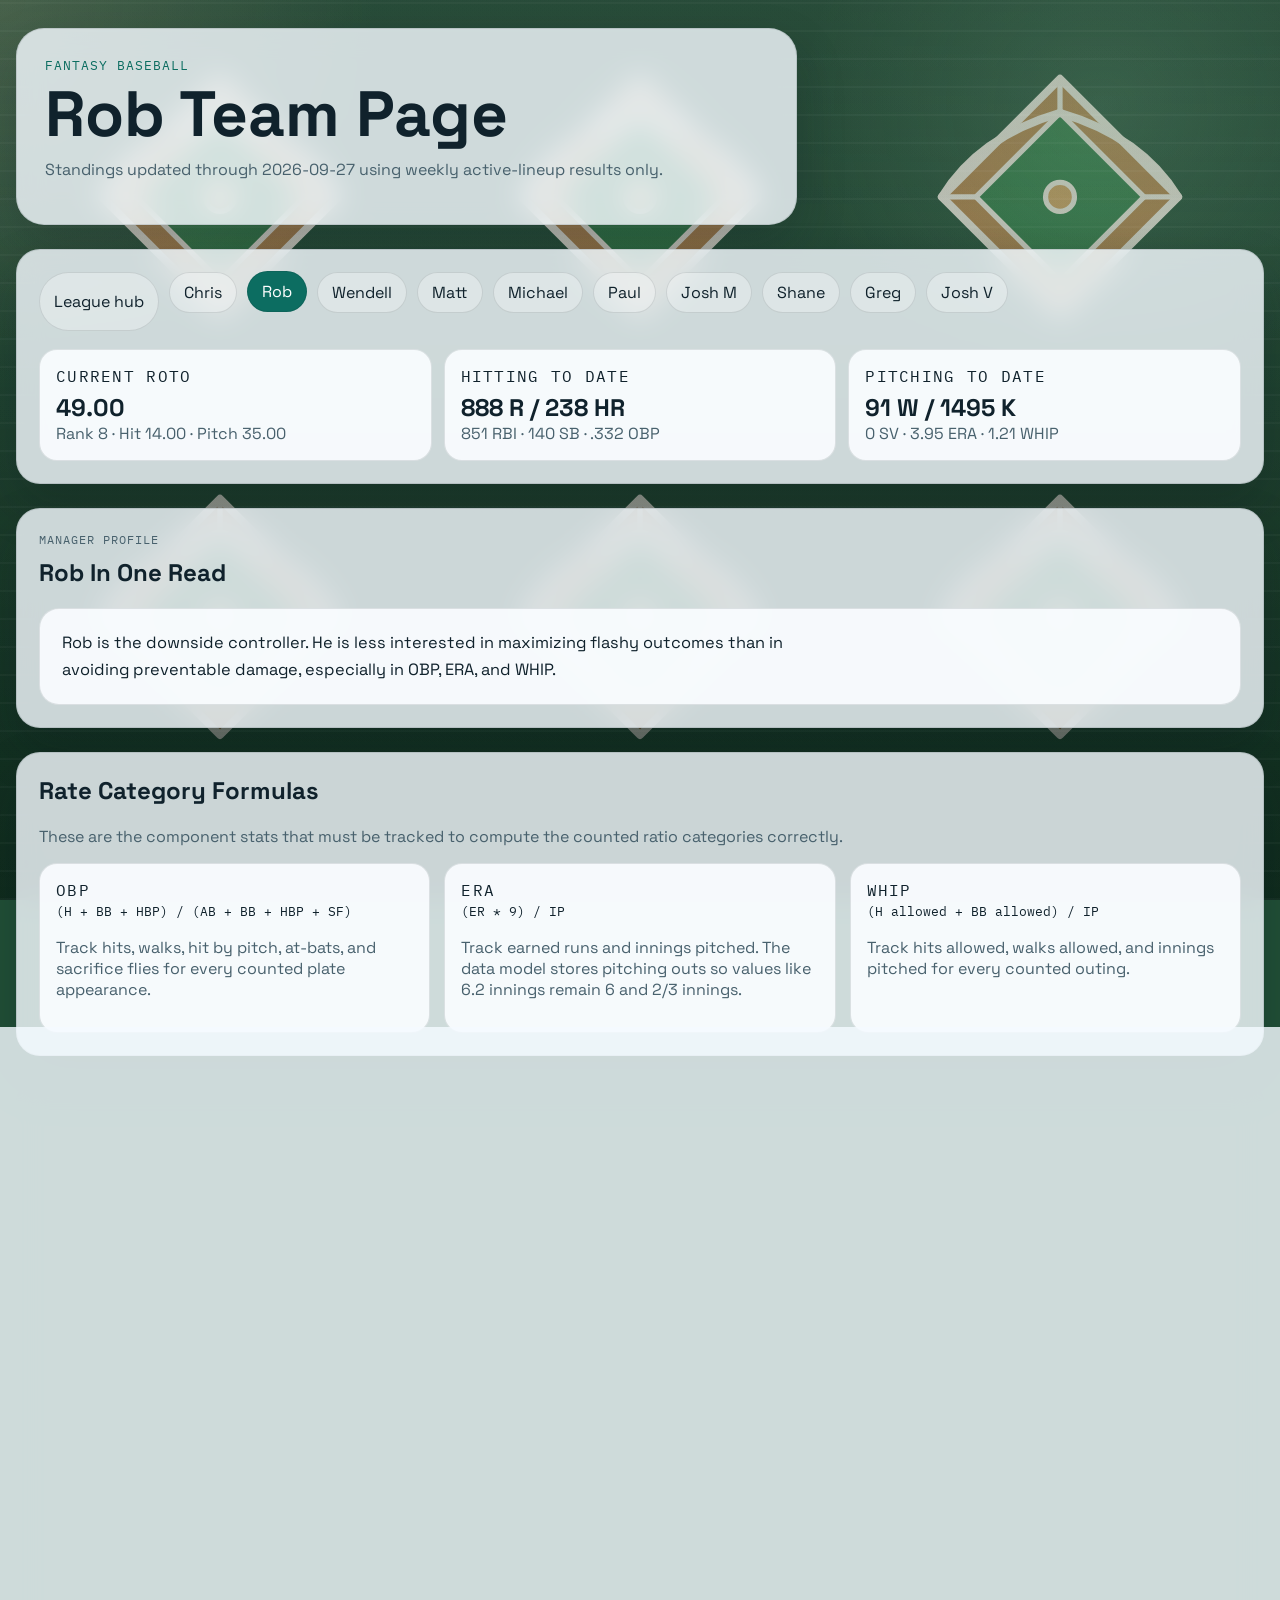
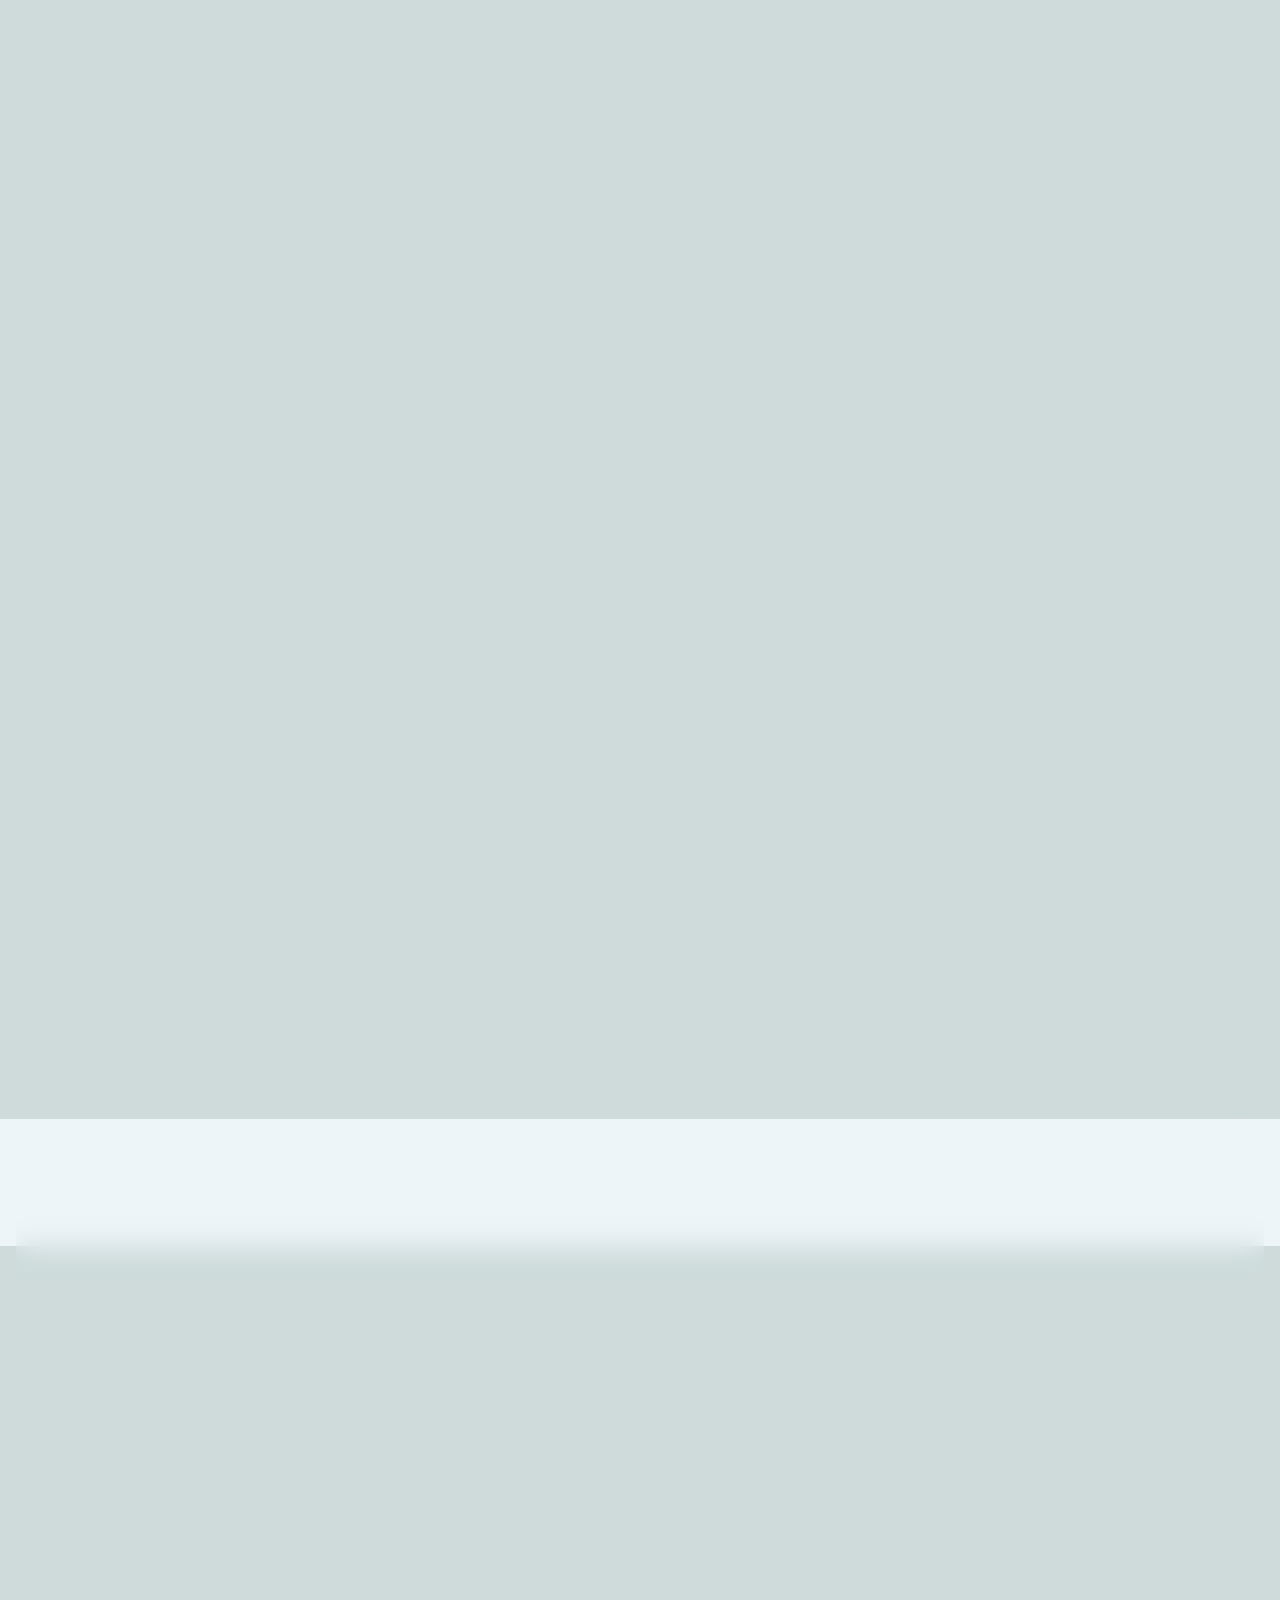
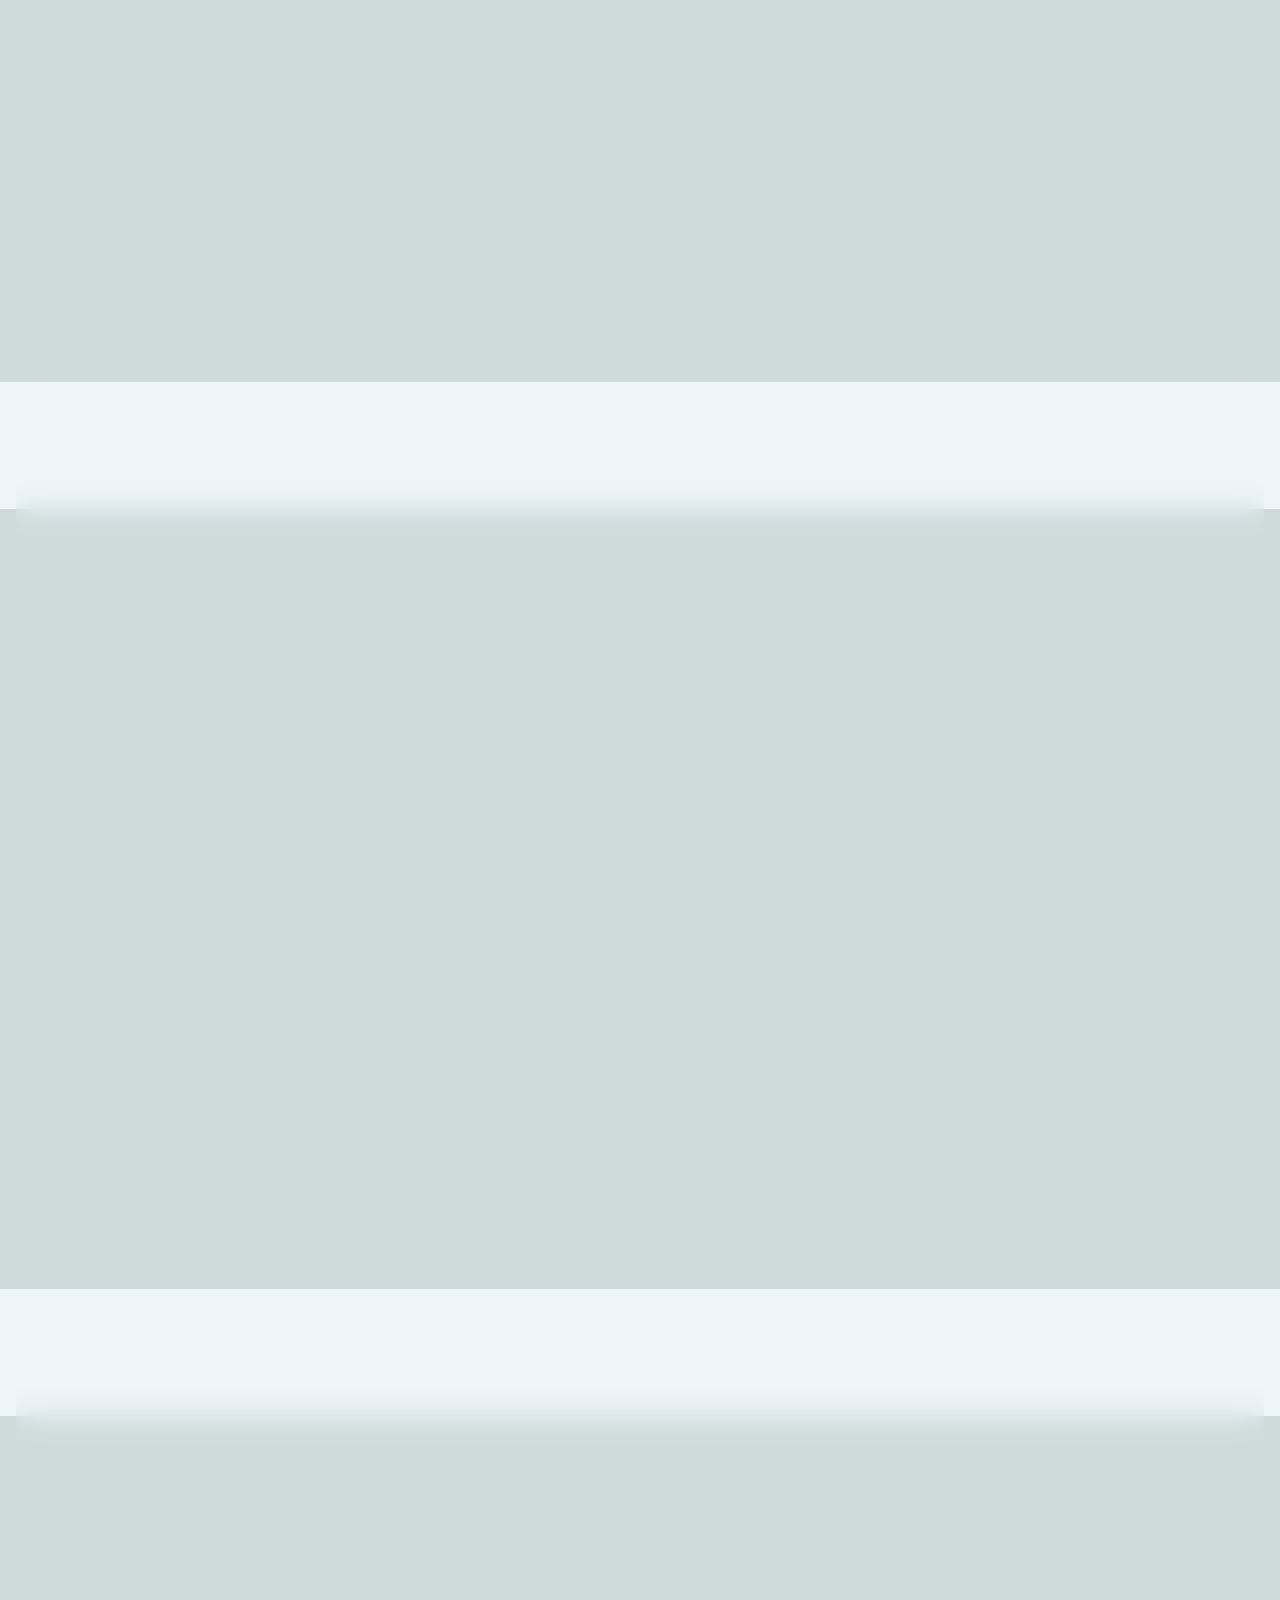
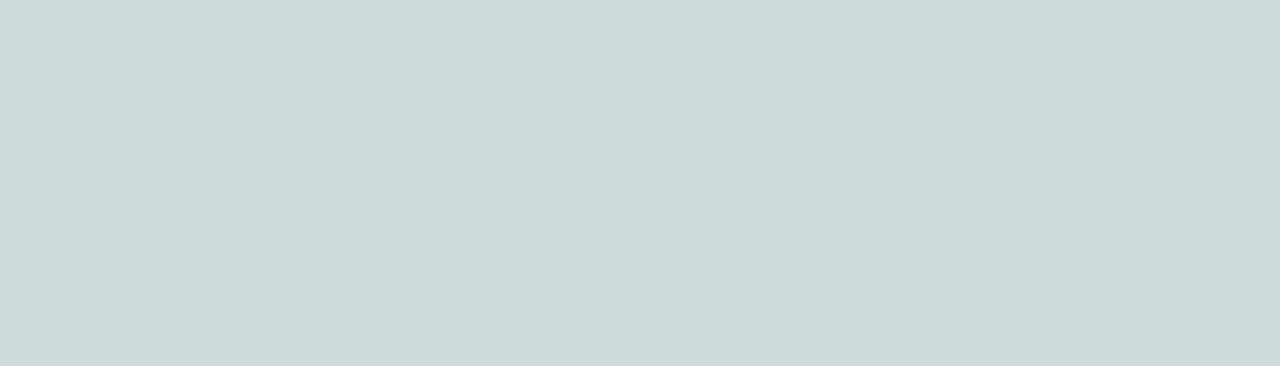
<file: docs/teams/rob.html>
<!doctype html>
<html lang="en">
<head>
  <meta charset="utf-8">
  <meta name="viewport" content="width=device-width, initial-scale=1">
  <title>Rob Team Page</title>
  <meta name="description" content="Roster, minor league slots, and category contribution details for Rob.">
  <link rel="preconnect" href="https://fonts.googleapis.com">
  <link rel="preconnect" href="https://fonts.gstatic.com" crossorigin>
  <link href="https://fonts.googleapis.com/css2?family=IBM+Plex+Mono:wght@400;500&family=Space+Grotesk:wght@400;500;700&display=swap" rel="stylesheet">
  <link rel="stylesheet" href="../styles.css?v=20260327g">
</head>
<body data-team="rob">
  <div class="page-shell">
    <header class="hero">
      <div class="hero-copy">
        <p class="eyebrow">Fantasy Baseball</p>
        <h1 id="page-title">Team Page</h1>
        <p id="page-note" class="hero-note"></p>
      </div>
    </header>
    <main class="team-detail-grid">
      <section class="panel"><div class="detail-nav"><a class="nav-link" href="../index.html">League hub</a><div id="team-nav" class="detail-nav"></div></div><div id="team-summary" class="team-summary"></div></section>
      <section id="manager-profile-panel" class="panel"></section>
      <section class="panel"><div class="panel-head compact"><h2>Rate Category Formulas</h2><p>These are the component stats that must be tracked to compute the counted ratio categories correctly.</p></div><div id="formula-grid" class="formula-grid"></div></section>
      <section class="panel"><div class="panel-head"><div><div class="section-kicker">Major League Roster</div><h2>Roster</h2></div><p>Full MLB roster with active or reserve designation based on the current lineup view.</p></div><div class="table-wrap"><table class="roster-table"><thead><tr><th>Status</th><th>Player</th><th>MLB</th><th>Pos</th><th>Age</th><th>Dyn</th><th>ADP</th><th>Status Note</th></tr></thead><tbody id="mlb-roster-body"></tbody></table></div></section>
      <section class="panel"><div class="panel-head"><div><div class="section-kicker">Minor League Roster</div><h2>Minors</h2></div><p>Players not currently on MLB roster slots will appear here when they are stored with a non-MLB level.</p></div><div id="minor-roster-content"></div></section>
      <section class="panel"><div class="panel-head"><div><div class="section-kicker">Hitting Contributions</div><h2>Counted Hitting Stats</h2></div><p>OBP includes the actual components counted in the formula, not just the finished rate.</p></div><div class="table-wrap"><table class="roster-table"><thead><tr><th>Player</th><th>MLB</th><th>Weeks</th><th>R</th><th>HR</th><th>RBI</th><th>SB</th><th>OBP</th><th>H</th><th>BB</th><th>HBP</th><th>AB</th><th>SF</th></tr></thead><tbody id="hitter-contributions-body"></tbody></table></div></section>
      <section class="panel"><div class="panel-head"><div><div class="section-kicker">Pitching Contributions</div><h2>Counted Pitching Stats</h2></div><p>ERA and WHIP include the raw earned-run, innings, hit-allowed, and walk-allowed components.</p></div><div class="table-wrap"><table class="roster-table"><thead><tr><th>Player</th><th>MLB</th><th>Weeks</th><th>W</th><th>K</th><th>SV</th><th>ERA</th><th>ER</th><th>IP</th><th>WHIP</th><th>H Allowed</th><th>BB Allowed</th></tr></thead><tbody id="pitcher-contributions-body"></tbody></table></div></section>
    </main>
  </div>
  <script src="../team.js?v=20260327g" defer></script>
</body>
</html>
</file>
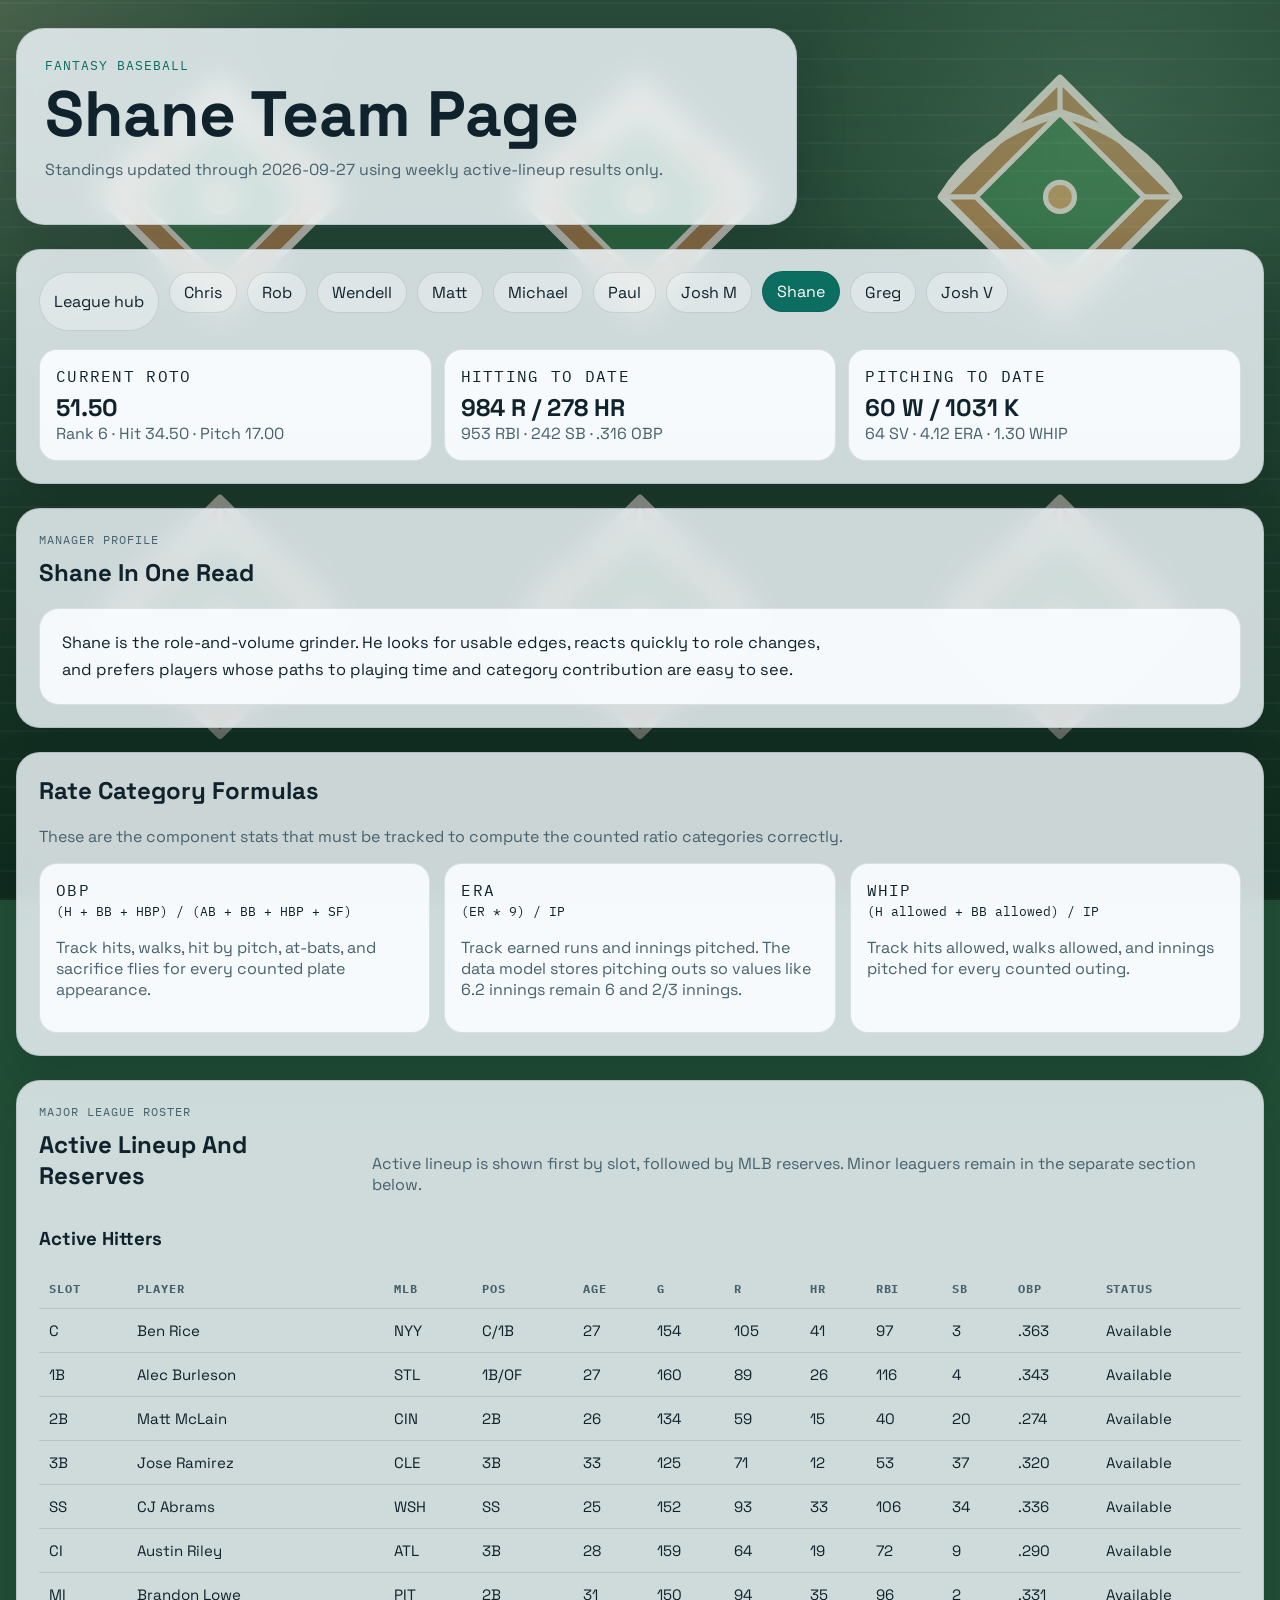
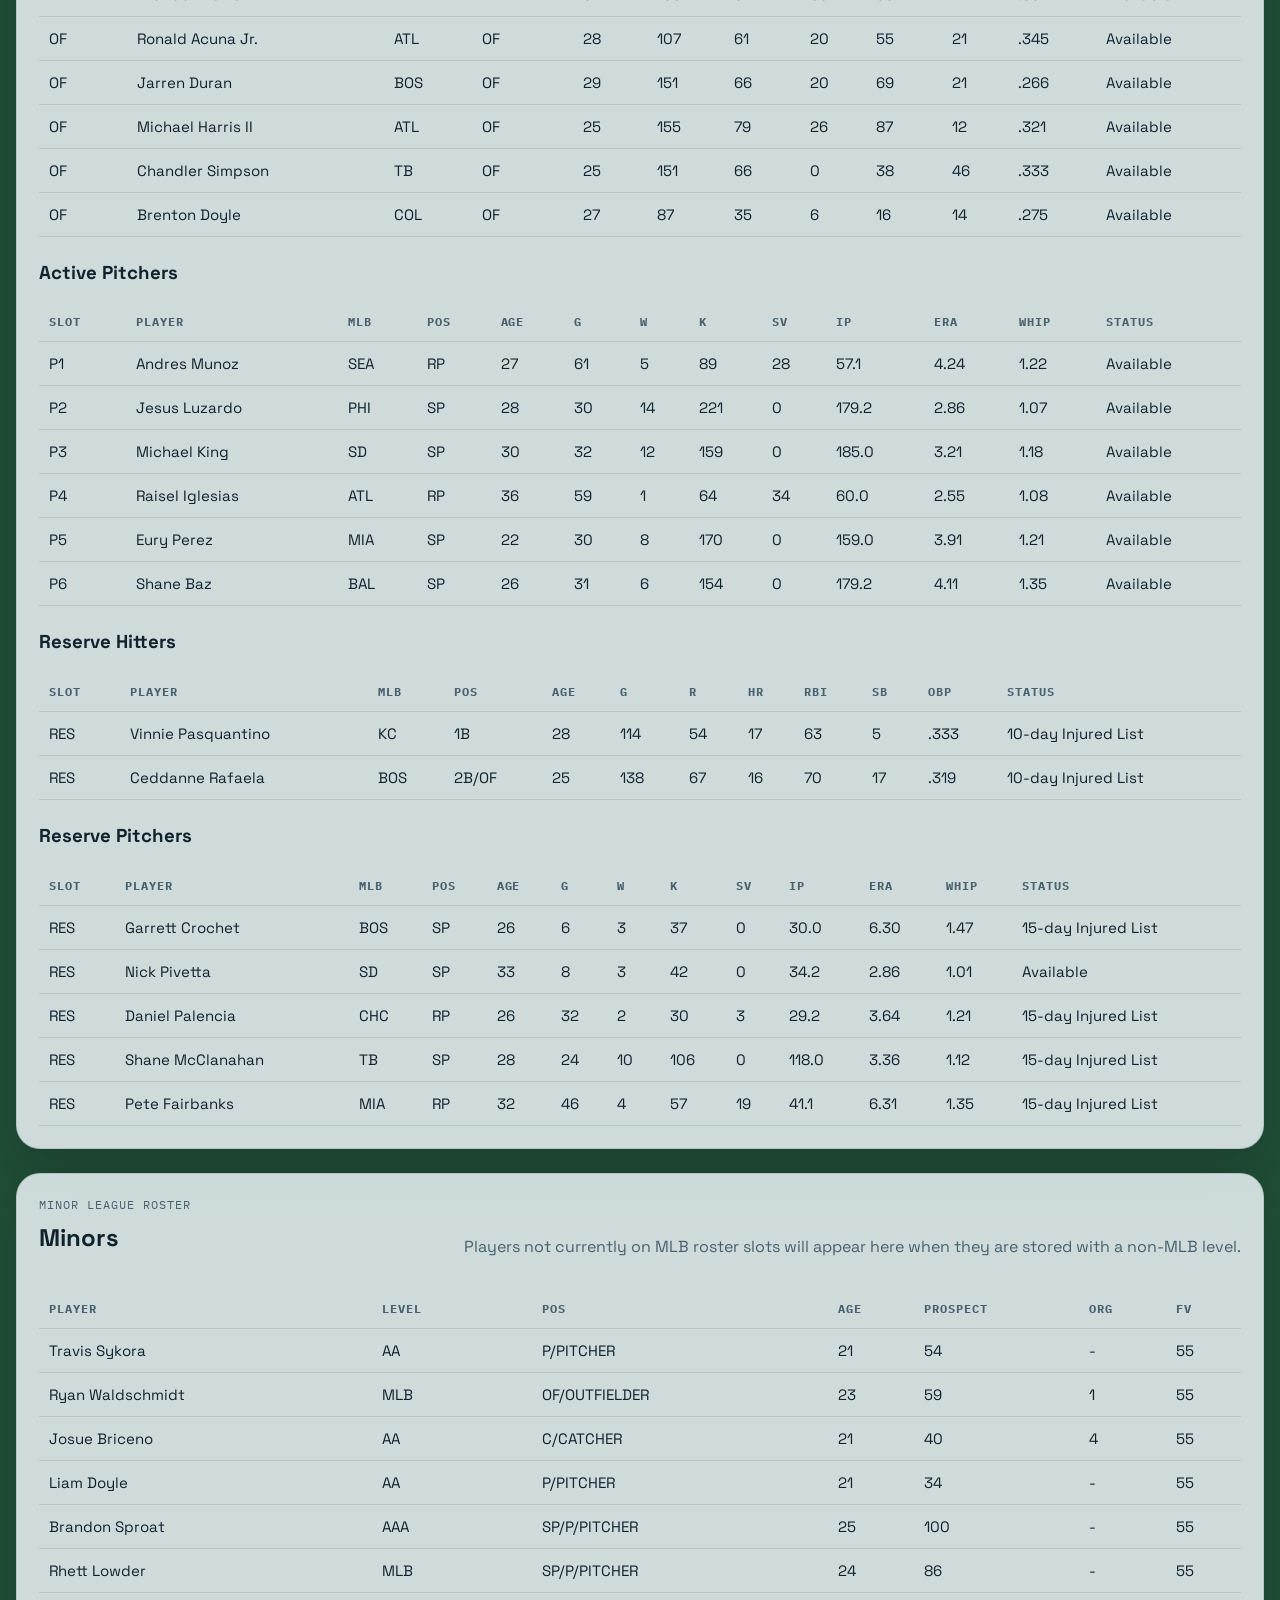
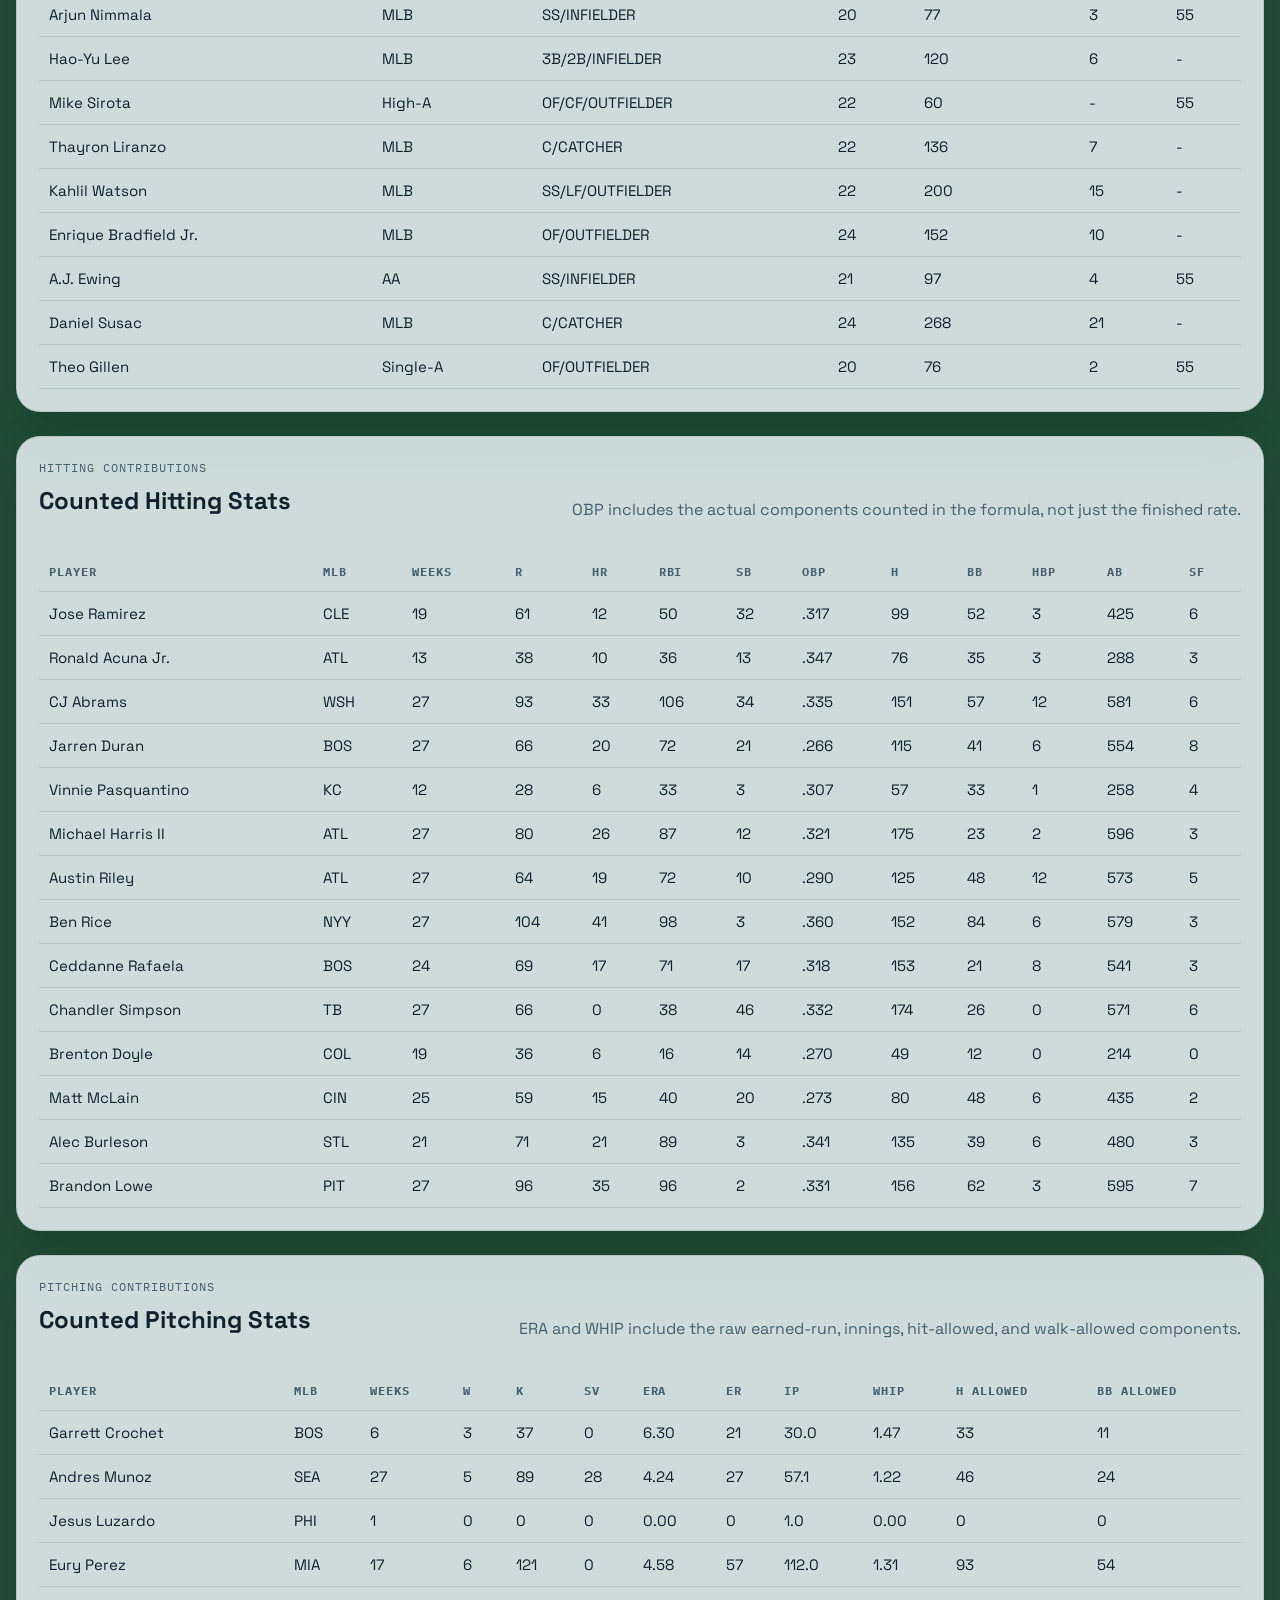
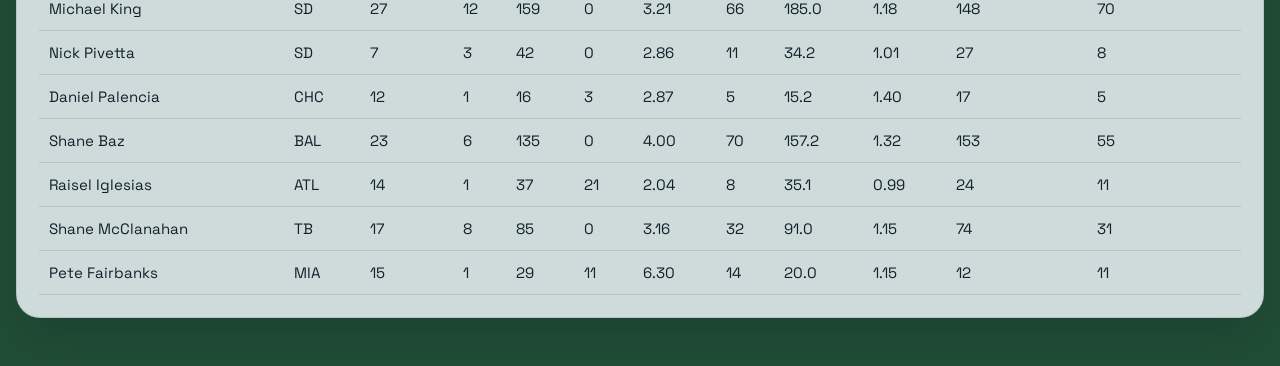
<file: docs/teams/shane.html>
<!doctype html>
<html lang="en"><head><meta charset="utf-8"><meta name="viewport" content="width=device-width, initial-scale=1"><title>Shane Team Page</title><meta name="description" content="Roster, minor league slots, and category contribution details for Shane."><link rel="preconnect" href="https://fonts.googleapis.com"><link rel="preconnect" href="https://fonts.gstatic.com" crossorigin><link href="https://fonts.googleapis.com/css2?family=IBM+Plex+Mono:wght@400;500&family=Space+Grotesk:wght@400;500;700&display=swap" rel="stylesheet"><link rel="stylesheet" href="../styles.css?v=20260327g"></head><body data-team="shane"><div class="page-shell"><header class="hero"><div class="hero-copy"><p class="eyebrow">Fantasy Baseball</p><h1 id="page-title">Team Page</h1><p id="page-note" class="hero-note"></p></div></header><main class="team-detail-grid"><section class="panel"><div class="detail-nav"><a class="nav-link" href="../index.html">League hub</a><div id="team-nav" class="detail-nav"></div></div><div id="team-summary" class="team-summary"></div></section><section id="manager-profile-panel" class="panel"></section><section class="panel"><div class="panel-head compact"><h2>Rate Category Formulas</h2><p>These are the component stats that must be tracked to compute the counted ratio categories correctly.</p></div><div id="formula-grid" class="formula-grid"></div></section><section class="panel"><div class="panel-head"><div><div class="section-kicker">Major League Roster</div><h2>Roster</h2></div><p>Full MLB roster with active or reserve designation based on the current lineup view.</p></div><div class="table-wrap"><table class="roster-table"><thead><tr><th>Status</th><th>Player</th><th>MLB</th><th>Pos</th><th>Age</th><th>Dyn</th><th>ADP</th><th>Status Note</th></tr></thead><tbody id="mlb-roster-body"></tbody></table></div></section><section class="panel"><div class="panel-head"><div><div class="section-kicker">Minor League Roster</div><h2>Minors</h2></div><p>Players not currently on MLB roster slots will appear here when they are stored with a non-MLB level.</p></div><div id="minor-roster-content"></div></section><section class="panel"><div class="panel-head"><div><div class="section-kicker">Hitting Contributions</div><h2>Counted Hitting Stats</h2></div><p>OBP includes the actual components counted in the formula, not just the finished rate.</p></div><div class="table-wrap"><table class="roster-table"><thead><tr><th>Player</th><th>MLB</th><th>Weeks</th><th>R</th><th>HR</th><th>RBI</th><th>SB</th><th>OBP</th><th>H</th><th>BB</th><th>HBP</th><th>AB</th><th>SF</th></tr></thead><tbody id="hitter-contributions-body"></tbody></table></div></section><section class="panel"><div class="panel-head"><div><div class="section-kicker">Pitching Contributions</div><h2>Counted Pitching Stats</h2></div><p>ERA and WHIP include the raw earned-run, innings, hit-allowed, and walk-allowed components.</p></div><div class="table-wrap"><table class="roster-table"><thead><tr><th>Player</th><th>MLB</th><th>Weeks</th><th>W</th><th>K</th><th>SV</th><th>ERA</th><th>ER</th><th>IP</th><th>WHIP</th><th>H Allowed</th><th>BB Allowed</th></tr></thead><tbody id="pitcher-contributions-body"></tbody></table></div></section></main></div><script src="../team.js?v=20260327g" defer></script></body></html>
</file>
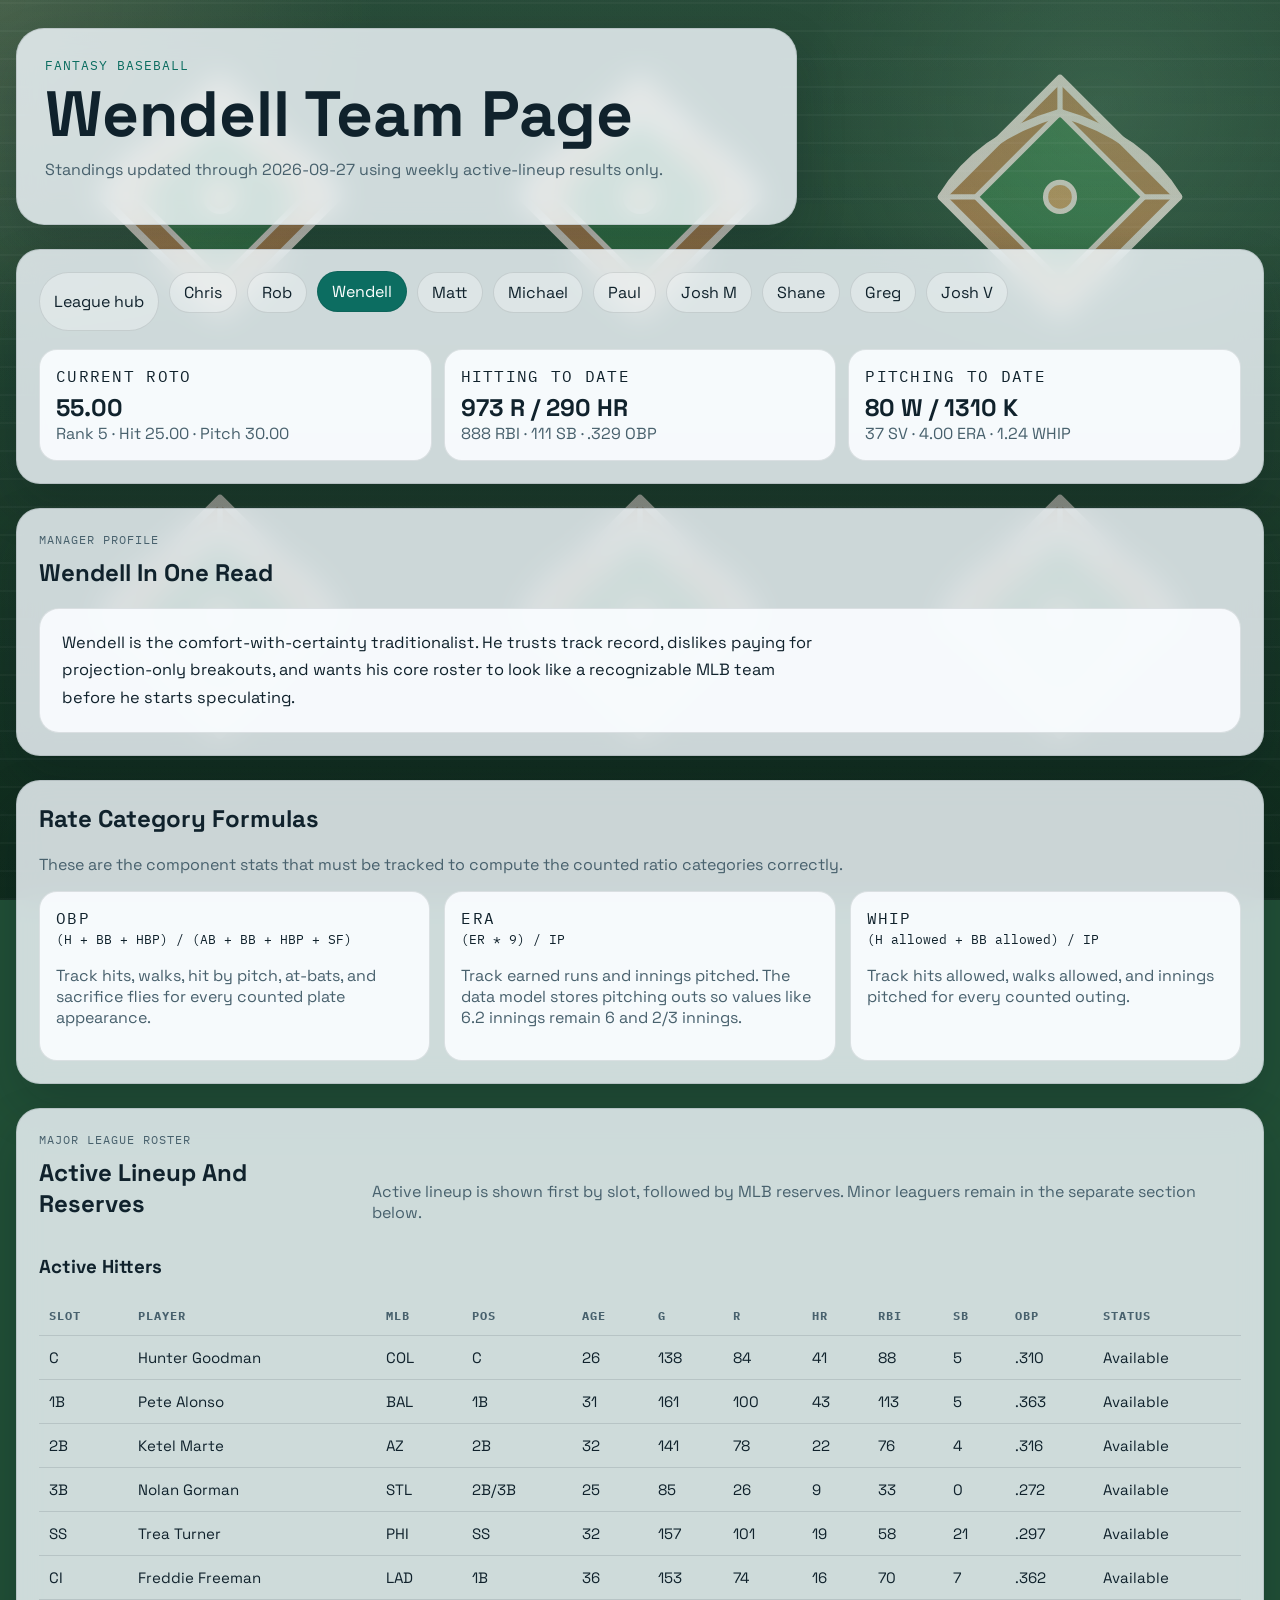
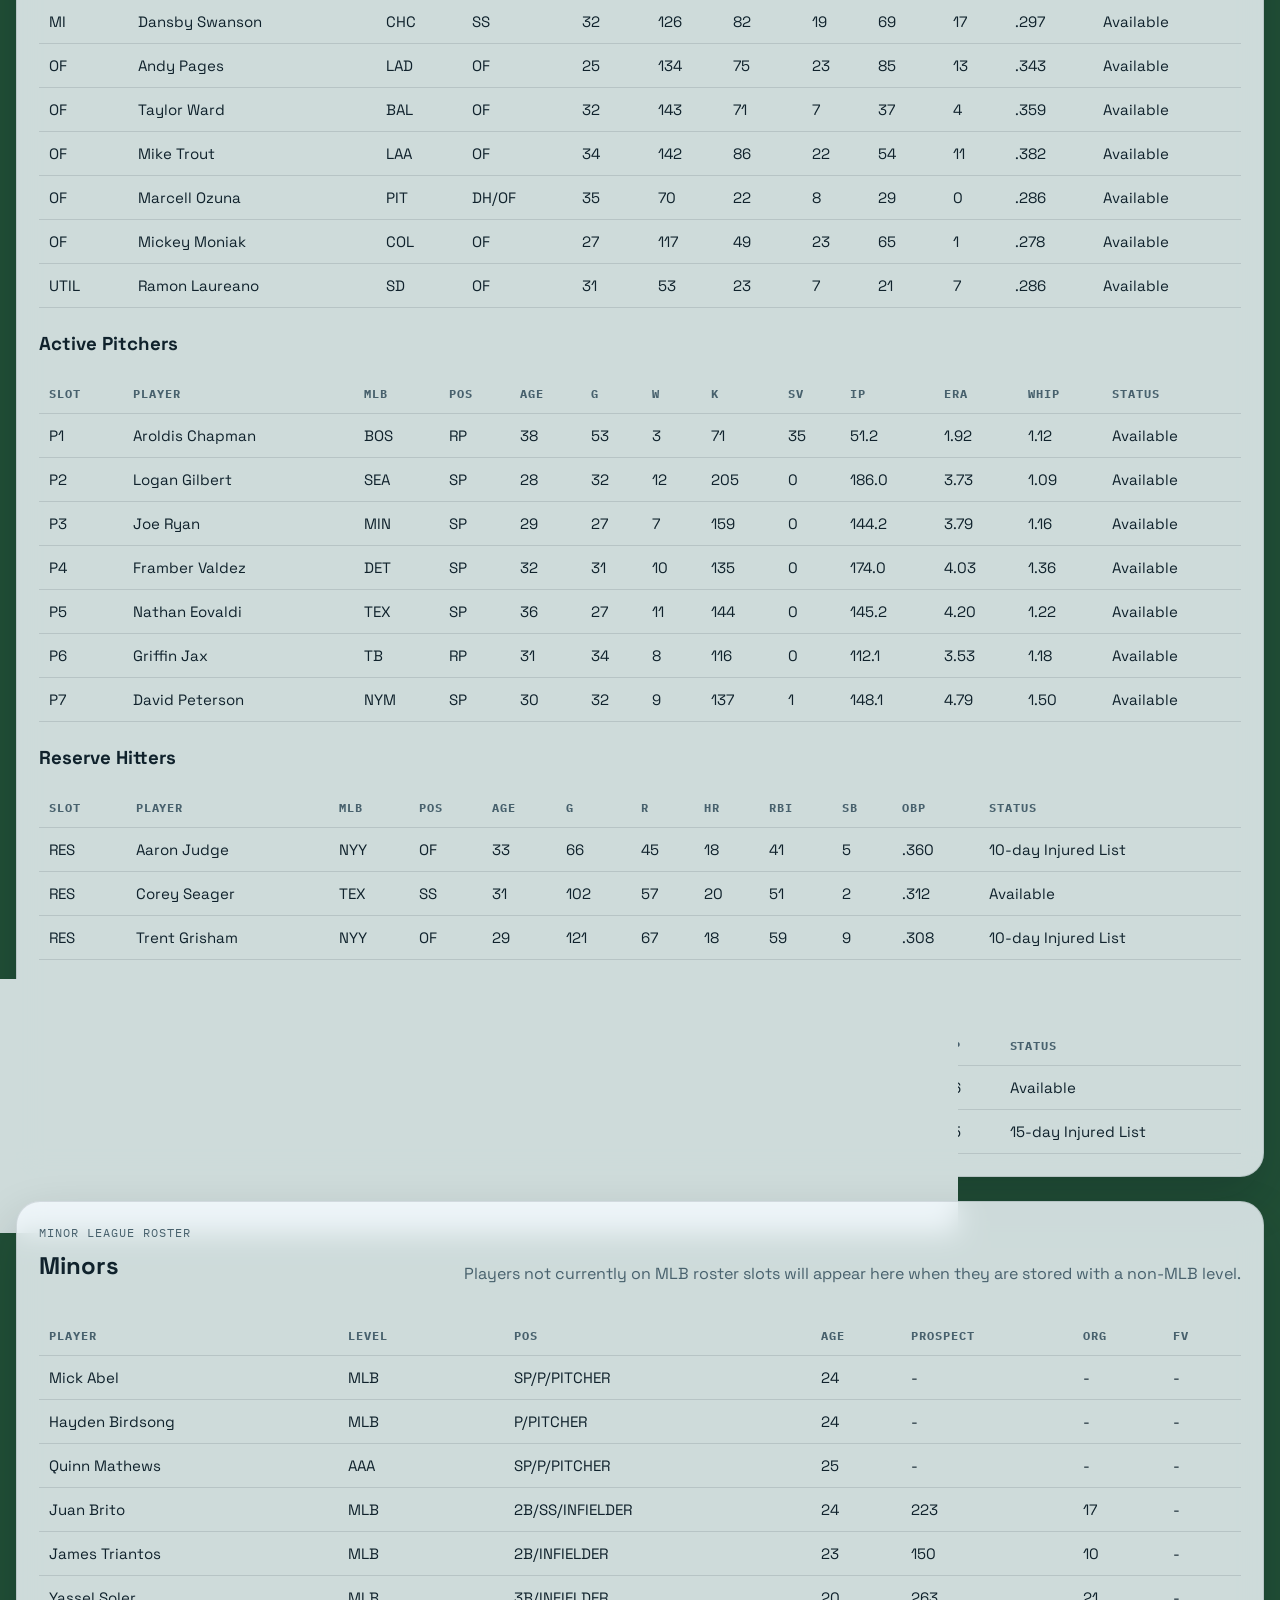
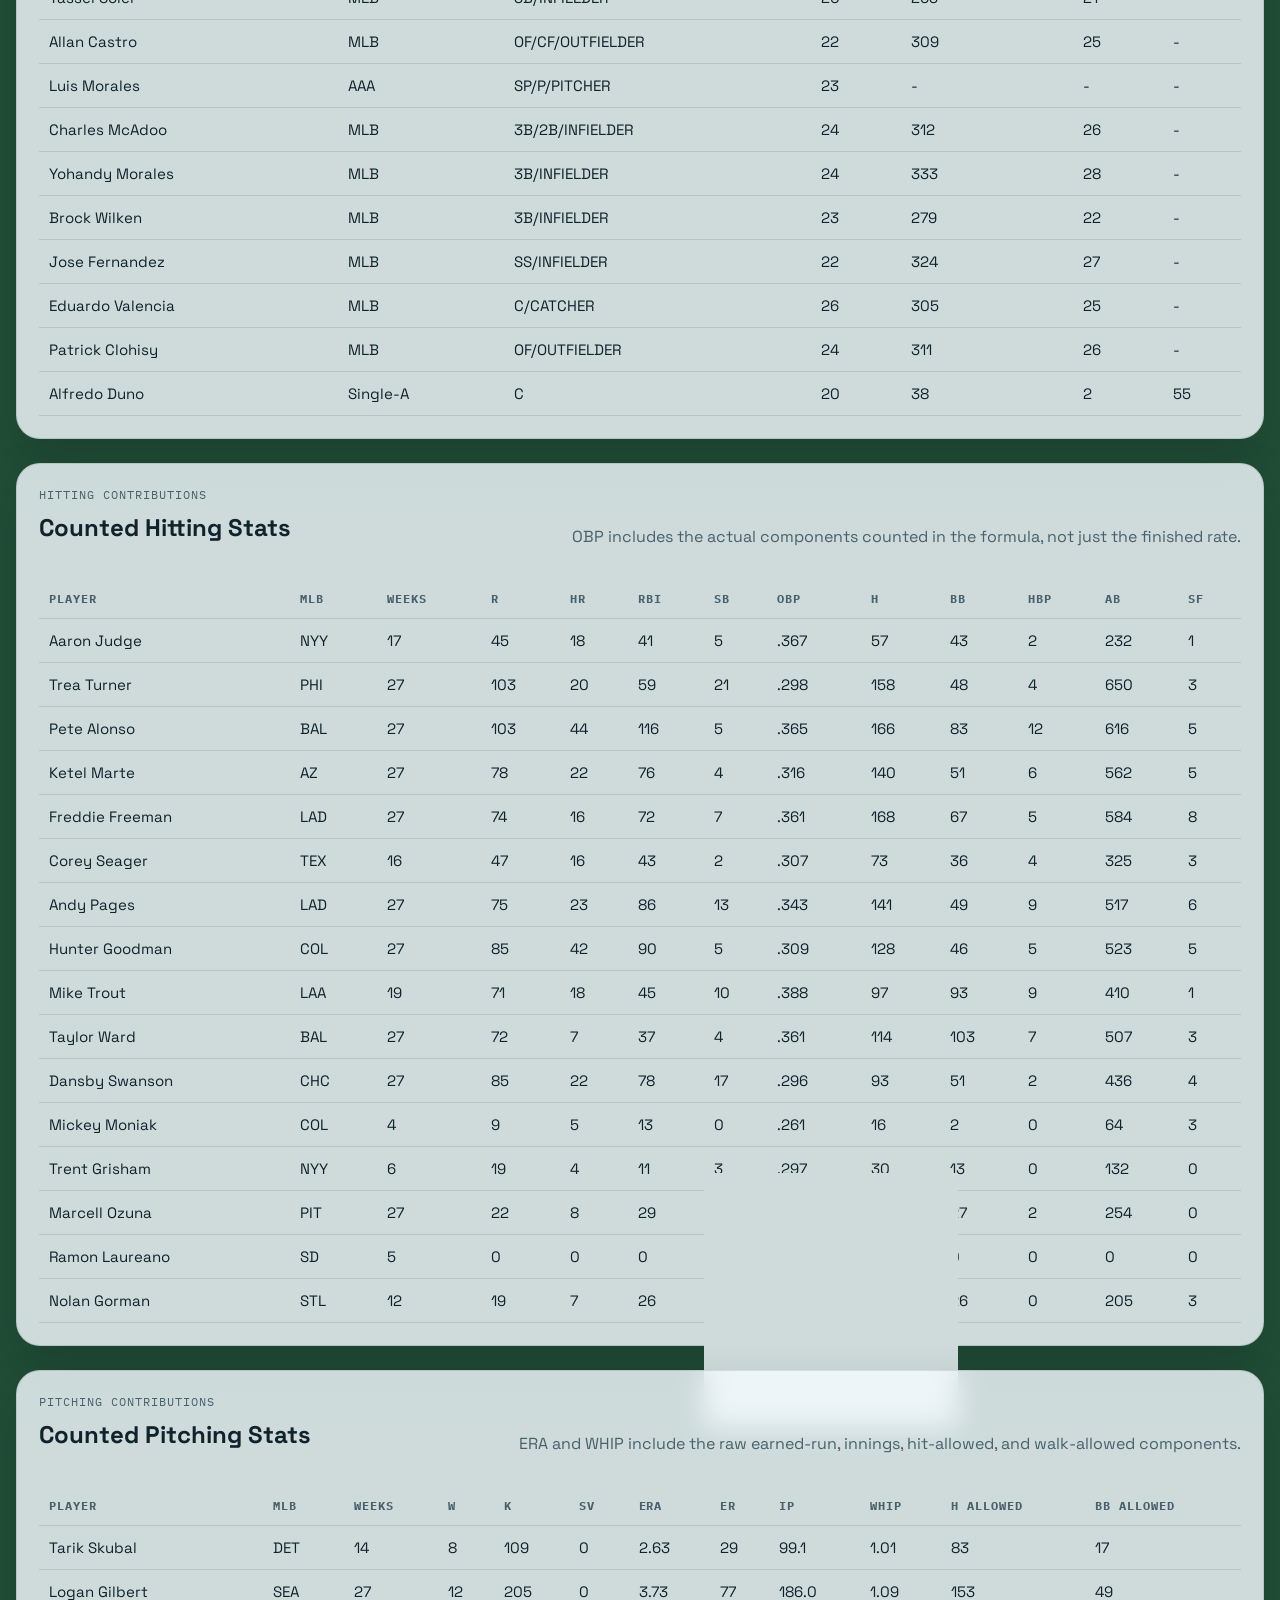
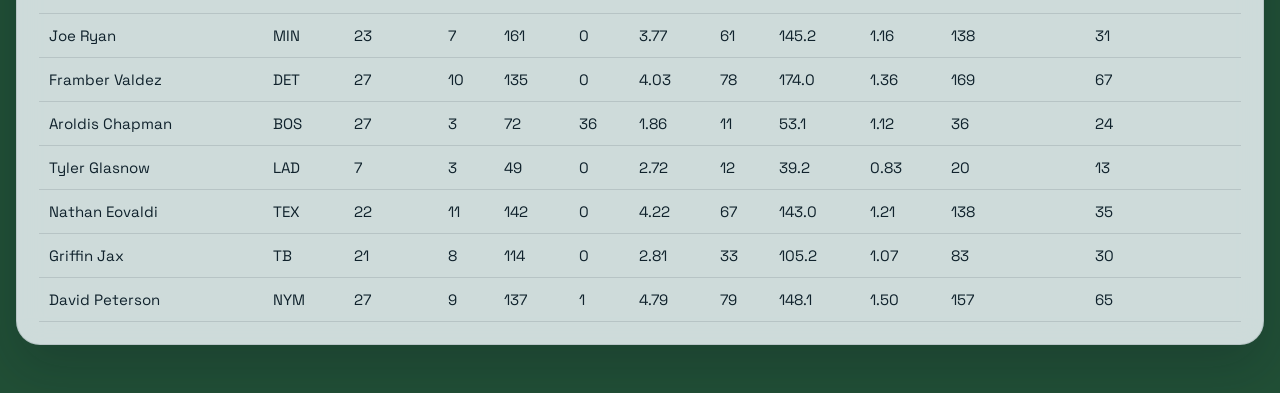
<file: docs/teams/wendell.html>
<!doctype html>
<html lang="en"><head><meta charset="utf-8"><meta name="viewport" content="width=device-width, initial-scale=1"><title>Wendell Team Page</title><meta name="description" content="Roster, minor league slots, and category contribution details for Wendell."><link rel="preconnect" href="https://fonts.googleapis.com"><link rel="preconnect" href="https://fonts.gstatic.com" crossorigin><link href="https://fonts.googleapis.com/css2?family=IBM+Plex+Mono:wght@400;500&family=Space+Grotesk:wght@400;500;700&display=swap" rel="stylesheet"><link rel="stylesheet" href="../styles.css?v=20260327g"></head><body data-team="wendell"><div class="page-shell"><header class="hero"><div class="hero-copy"><p class="eyebrow">Fantasy Baseball</p><h1 id="page-title">Team Page</h1><p id="page-note" class="hero-note"></p></div></header><main class="team-detail-grid"><section class="panel"><div class="detail-nav"><a class="nav-link" href="../index.html">League hub</a><div id="team-nav" class="detail-nav"></div></div><div id="team-summary" class="team-summary"></div></section><section id="manager-profile-panel" class="panel"></section><section class="panel"><div class="panel-head compact"><h2>Rate Category Formulas</h2><p>These are the component stats that must be tracked to compute the counted ratio categories correctly.</p></div><div id="formula-grid" class="formula-grid"></div></section><section class="panel"><div class="panel-head"><div><div class="section-kicker">Major League Roster</div><h2>Roster</h2></div><p>Full MLB roster with active or reserve designation based on the current lineup view.</p></div><div class="table-wrap"><table class="roster-table"><thead><tr><th>Status</th><th>Player</th><th>MLB</th><th>Pos</th><th>Age</th><th>Dyn</th><th>ADP</th><th>Status Note</th></tr></thead><tbody id="mlb-roster-body"></tbody></table></div></section><section class="panel"><div class="panel-head"><div><div class="section-kicker">Minor League Roster</div><h2>Minors</h2></div><p>Players not currently on MLB roster slots will appear here when they are stored with a non-MLB level.</p></div><div id="minor-roster-content"></div></section><section class="panel"><div class="panel-head"><div><div class="section-kicker">Hitting Contributions</div><h2>Counted Hitting Stats</h2></div><p>OBP includes the actual components counted in the formula, not just the finished rate.</p></div><div class="table-wrap"><table class="roster-table"><thead><tr><th>Player</th><th>MLB</th><th>Weeks</th><th>R</th><th>HR</th><th>RBI</th><th>SB</th><th>OBP</th><th>H</th><th>BB</th><th>HBP</th><th>AB</th><th>SF</th></tr></thead><tbody id="hitter-contributions-body"></tbody></table></div></section><section class="panel"><div class="panel-head"><div><div class="section-kicker">Pitching Contributions</div><h2>Counted Pitching Stats</h2></div><p>ERA and WHIP include the raw earned-run, innings, hit-allowed, and walk-allowed components.</p></div><div class="table-wrap"><table class="roster-table"><thead><tr><th>Player</th><th>MLB</th><th>Weeks</th><th>W</th><th>K</th><th>SV</th><th>ERA</th><th>ER</th><th>IP</th><th>WHIP</th><th>H Allowed</th><th>BB Allowed</th></tr></thead><tbody id="pitcher-contributions-body"></tbody></table></div></section></main></div><script src="../team.js?v=20260327g" defer></script></body></html>
</file>
<file: docs/styles.css>
:root {
  --bg: #dbe7f1;
  --panel: rgba(244, 250, 255, 0.82);
  --panel-strong: rgba(250, 253, 255, 0.92);
  --text: #10222c;
  --muted: #48616d;
  --accent: #0c6d61;
  --accent-soft: rgba(182, 232, 226, 0.48);
  --seam: #0f4c81;
  --line: rgba(16, 34, 44, 0.12);
  --shadow: 0 22px 50px rgba(9, 20, 30, 0.2);
}

* {
  box-sizing: border-box;
}

body {
  margin: 0;
  min-height: 100vh;
  font-family: "Space Grotesk", sans-serif;
  color: var(--text);
  background-color: #214f36;
  background-image:
    linear-gradient(180deg, rgba(7, 25, 17, 0.18) 0%, rgba(7, 25, 17, 0.48) 100%),
    url("data:image/svg+xml,%3Csvg xmlns='http://www.w3.org/2000/svg' viewBox='0 0 640 640'%3E%3Cg fill='none' stroke-linecap='round' stroke-linejoin='round'%3E%3Cpath d='M320 120 500 300 320 480 140 300Z' fill='%23b9874c' stroke='%23f8f2e7' stroke-width='12'/%3E%3Cpath d='M320 172 448 300 320 428 192 300Z' fill='%232e7d46' stroke='%23f8f2e7' stroke-width='8'/%3E%3Cpath d='M320 172C238 196 178 238 140 300' stroke='%23f8f2e7' stroke-width='12'/%3E%3Cpath d='M320 172C402 196 462 238 500 300' stroke='%23f8f2e7' stroke-width='12'/%3E%3Cpath d='M320 122v50M142 300h48M450 300h48' stroke='%23f8f2e7' stroke-width='8'/%3E%3Ccircle cx='320' cy='300' r='22' fill='%23d6a460' stroke='%23f8f2e7' stroke-width='8'/%3E%3C/g%3E%3C/svg%3E");
  background-position: center top, center top;
  background-repeat: no-repeat, repeat;
  background-size: cover, 420px 420px;
  background-attachment: fixed, fixed;
}

body::before,
body::after {
  content: "";
  position: fixed;
  inset: 0;
  pointer-events: none;
  z-index: 0;
}

body::before {
  background:
    radial-gradient(circle at top left, rgba(242, 219, 177, 0.18), transparent 24%),
    radial-gradient(circle at right 14% top 12%, rgba(148, 210, 168, 0.18), transparent 22%),
    linear-gradient(180deg, rgba(255, 255, 255, 0.08), rgba(255, 255, 255, 0));
}

body::after {
  background:
    repeating-linear-gradient(0deg, rgba(255, 255, 255, 0.03) 0 2px, transparent 2px 28px),
    linear-gradient(180deg, rgba(7, 25, 17, 0.12) 0%, rgba(7, 25, 17, 0.02) 24%, rgba(7, 25, 17, 0.34) 100%);
}

.page-shell {
  position: relative;
  z-index: 1;
  width: min(1400px, calc(100vw - 32px));
  margin: 0 auto;
  padding: 28px 0 48px;
}

.hero {
  display: grid;
  grid-template-columns: minmax(0, 1.4fr) minmax(260px, 0.8fr);
  gap: 20px;
  align-items: stretch;
  margin-bottom: 24px;
}

.hero-copy,
.hero-meta,
.panel {
  border: 1px solid var(--line);
  background: var(--panel);
  box-shadow: var(--shadow);
  backdrop-filter: blur(14px);
}

.hero-copy {
  padding: 28px;
  border-radius: 28px;
}

.hero-meta {
  padding: 18px;
  border-radius: 28px;
  display: grid;
  gap: 14px;
}

.eyebrow,
.meta-label,
.standings-table th,
.roster-table th,
.leader-label {
  font-family: "IBM Plex Mono", monospace;
  text-transform: uppercase;
  letter-spacing: 0.08em;
}

.eyebrow {
  color: var(--accent);
  margin: 0 0 10px;
  font-size: 0.8rem;
}

h1,
h2,
h3,
p {
  margin-top: 0;
}

h1 {
  font-size: clamp(2.2rem, 5vw, 4.8rem);
  line-height: 0.95;
  margin-bottom: 14px;
}

.hero-note,
.panel-head p,
#team-subheading,
.meta-value {
  color: var(--muted);
}

.hero-note-meta {
  margin-bottom: 0;
  font-size: 0.92rem;
}

.meta-card {
  display: grid;
  gap: 6px;
  padding: 16px;
  border-radius: 18px;
  background: var(--panel-strong);
  border: 1px solid var(--line);
}

.meta-value {
  font-size: 1.05rem;
  font-weight: 700;
}

main {
  display: grid;
  gap: 24px;
}

.panel {
  padding: 22px;
  border-radius: 24px;
}

.panel-head {
  display: flex;
  align-items: flex-end;
  justify-content: space-between;
  gap: 16px;
  margin-bottom: 16px;
}

.panel-head.compact {
  display: block;
}

.grid.two-up {
  display: grid;
  grid-template-columns: repeat(2, minmax(0, 1fr));
  gap: 24px;
}

.table-wrap {
  overflow-x: auto;
}

table {
  width: 100%;
  border-collapse: collapse;
}

th,
td {
  padding: 12px 10px;
  border-bottom: 1px solid var(--line);
  white-space: nowrap;
  font-size: 0.94rem;
}

th {
  text-align: left;
  color: var(--muted);
  font-size: 0.76rem;
}

tbody tr:hover {
  background: rgba(31, 92, 63, 0.04);
}

.rank-pill,
.team-button,
.status-chip {
  display: inline-flex;
  align-items: center;
  justify-content: center;
  border-radius: 999px;
}

.rank-pill {
  width: 34px;
  height: 34px;
  background: var(--accent);
  color: white;
  font-weight: 700;
}

.leaders-grid {
  display: grid;
  grid-template-columns: repeat(2, minmax(0, 1fr));
  gap: 14px;
}

.leader-card,
.summary-card {
  border: 1px solid var(--line);
  border-radius: 18px;
  background: var(--panel-strong);
  padding: 16px;
}

.leader-list {
  margin: 0;
  padding: 0;
  list-style: none;
  display: grid;
  gap: 10px;
}

.leader-item {
  display: flex;
  justify-content: space-between;
  gap: 14px;
}

.leader-value {
  color: var(--accent);
  font-weight: 700;
}

.team-buttons {
  display: flex;
  flex-wrap: wrap;
  gap: 10px;
  margin-bottom: 16px;
}

.team-link-list {
  display: flex;
  flex-wrap: wrap;
  gap: 10px;
  margin-bottom: 16px;
}

.scoring-explainer {
  margin-top: 16px;
  padding: 16px 18px;
  border: 1px solid var(--line);
  border-radius: 18px;
  background: rgba(255, 255, 255, 0.34);
}

.scoring-explainer p {
  margin: 0;
}

.scoring-explainer p + p {
  margin-top: 8px;
}

.team-link,
.nav-link {
  display: inline-flex;
  align-items: center;
  justify-content: center;
  border-radius: 999px;
  border: 1px solid var(--line);
  background: rgba(255, 255, 255, 0.32);
  color: var(--text);
  padding: 9px 14px;
  text-decoration: none;
  transition: transform 120ms ease, background 120ms ease, color 120ms ease;
}

.team-link:hover,
.nav-link:hover,
.team-link.active,
.nav-link.active {
  background: var(--accent);
  color: white;
  transform: translateY(-1px);
}

.team-button {
  border: 1px solid var(--line);
  background: transparent;
  color: var(--text);
  padding: 9px 14px;
  cursor: pointer;
  transition: transform 120ms ease, background 120ms ease, color 120ms ease;
}

.team-button:hover,
.team-button.active {
  background: var(--accent);
  color: white;
  transform: translateY(-1px);
}

.team-summary {
  display: grid;
  grid-template-columns: repeat(3, minmax(0, 1fr));
  gap: 12px;
}

.team-detail-grid {
  display: grid;
  gap: 24px;
}

.manager-profile-card {
  border: 1px solid var(--line);
  border-radius: 20px;
  background: var(--panel-strong);
  padding: 20px 22px;
}

.manager-profile-summary {
  margin: 0;
  font-size: 1.02rem;
  line-height: 1.7;
  max-width: 76ch;
}

.usage-grid {
  display: grid;
  grid-template-columns: repeat(auto-fit, minmax(280px, 1fr));
  gap: 16px;
}

.usage-card {
  border: 1px solid var(--line);
  border-radius: 20px;
  background: var(--panel-strong);
  padding: 18px;
}

.usage-card-head {
  display: flex;
  align-items: flex-start;
  justify-content: space-between;
  gap: 12px;
  margin-bottom: 14px;
}

.usage-card-head h3 {
  margin-bottom: 0;
}

.usage-count {
  color: var(--muted);
  font-family: "IBM Plex Mono", monospace;
  font-size: 0.76rem;
  letter-spacing: 0.08em;
  text-transform: uppercase;
  text-align: right;
}

.usage-list {
  margin: 0;
  padding: 0;
  list-style: none;
  display: grid;
  gap: 10px;
}

.usage-player {
  padding-top: 10px;
  border-top: 1px solid var(--line);
}

.usage-player:first-child {
  padding-top: 0;
  border-top: 0;
}

.usage-player-row {
  display: flex;
  align-items: center;
  justify-content: space-between;
  gap: 12px;
}

.usage-player-name {
  font-weight: 500;
}

.usage-position {
  display: inline-flex;
  align-items: center;
  justify-content: center;
  min-width: 52px;
  padding: 5px 10px;
  border-radius: 999px;
  background: rgba(31, 92, 63, 0.08);
  color: var(--accent);
  font-family: "IBM Plex Mono", monospace;
  font-size: 0.76rem;
}

.formula-grid {
  display: grid;
  grid-template-columns: repeat(3, minmax(0, 1fr));
  gap: 14px;
}

.formula-card {
  border: 1px solid var(--line);
  border-radius: 18px;
  background: var(--panel-strong);
  padding: 16px;
}

.formula-card code {
  font-family: "IBM Plex Mono", monospace;
  font-size: 0.82rem;
}

.detail-nav {
  display: flex;
  flex-wrap: wrap;
  gap: 10px;
  margin-bottom: 18px;
}

.section-kicker {
  color: var(--muted);
  font-family: "IBM Plex Mono", monospace;
  font-size: 0.78rem;
  letter-spacing: 0.08em;
  text-transform: uppercase;
  margin-bottom: 10px;
}

.empty-state {
  padding: 18px;
  border: 1px dashed var(--line);
  border-radius: 18px;
  background: rgba(255, 255, 255, 0.34);
  color: var(--muted);
}

.player-name-cell {
  display: grid;
  gap: 2px;
}

.small-note {
  color: var(--muted);
  font-size: 0.82rem;
}

.summary-value {
  display: block;
  font-size: 1.5rem;
  font-weight: 700;
  margin-top: 6px;
}

.roster-section + .roster-section {
  margin-top: 24px;
}

.status-chip {
  padding: 4px 10px;
  background: rgba(31, 92, 63, 0.08);
  color: var(--accent);
  font-size: 0.76rem;
}

.muted {
  color: var(--muted);
}

@media (max-width: 980px) {
  .hero,
  .grid.two-up,
  .team-summary,
  .formula-grid {
    grid-template-columns: 1fr;
  }

  .leaders-grid {
    grid-template-columns: 1fr;
  }
}

@media (max-width: 640px) {
  .page-shell {
    width: min(100vw - 18px, 1400px);
    padding-top: 14px;
  }

  .hero-copy,
  .hero-meta,
  .panel {
    border-radius: 20px;
  }

  .hero-copy,
  .panel {
    padding: 18px;
  }

  th,
  td {
    padding: 10px 8px;
  }

  .usage-card-head,
  .usage-player-row {
    display: grid;
  }

  .usage-count {
    text-align: left;
  }
}

/* Transaction type badges */
.tx-type {
  display: inline-block;
  padding: 3px 10px;
  border-radius: 999px;
  font-size: 0.78rem;
  font-weight: 500;
  letter-spacing: 0.02em;
  white-space: nowrap;
}

.tx-type.type-add {
  background: rgba(12, 109, 97, 0.14);
  color: #0c6d61;
}

.tx-type.type-drop {
  background: rgba(180, 50, 50, 0.12);
  color: #9b2c2c;
}

.tx-type.type-il {
  background: rgba(180, 130, 40, 0.14);
  color: #8a6d1b;
}

.tx-type.type-status {
  background: rgba(60, 90, 140, 0.12);
  color: #3c5a8c;
}
</file>
